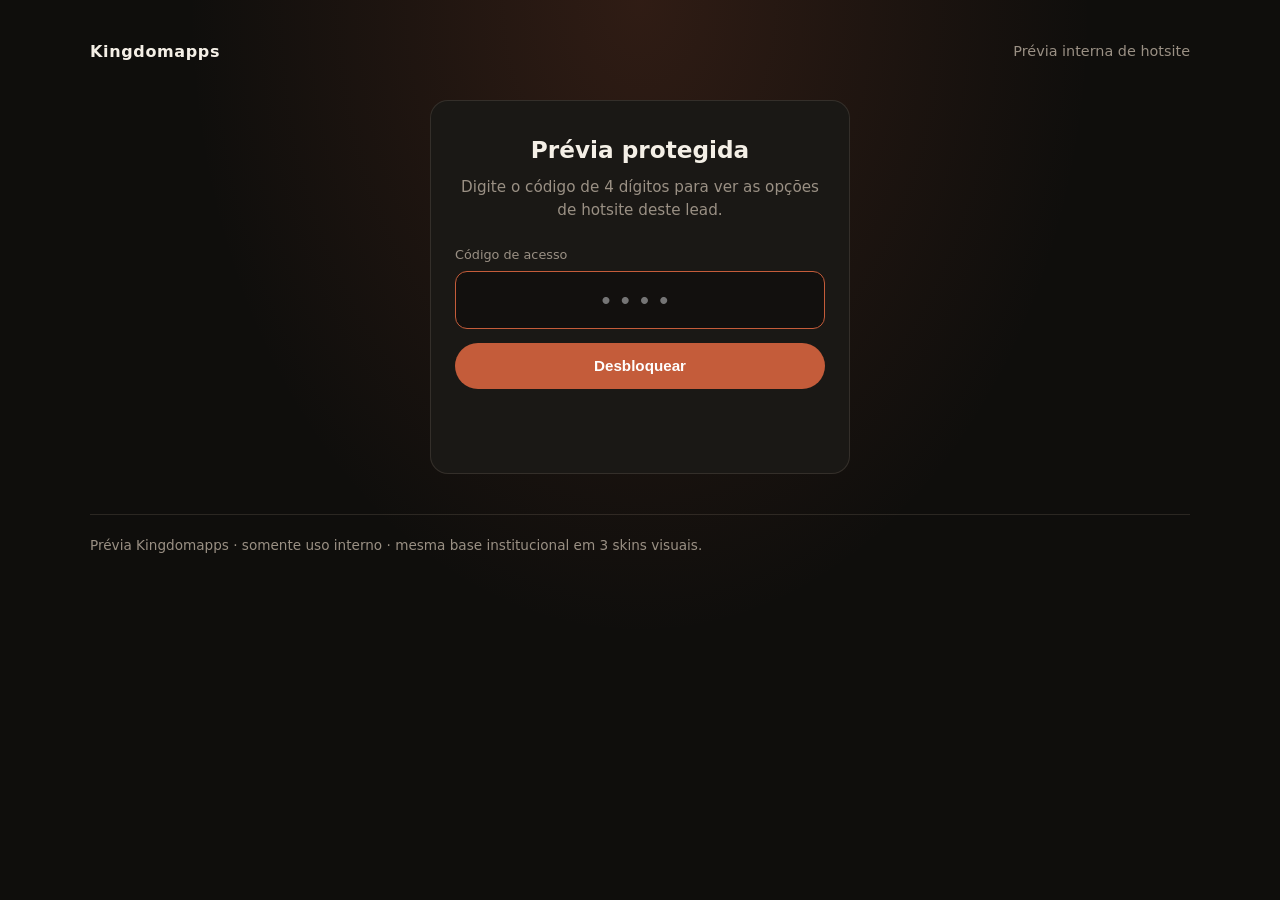
<file: index.html>
<!DOCTYPE html>
<html lang="pt-BR">
<head>
  <meta charset="UTF-8" />
  <meta name="viewport" content="width=device-width, initial-scale=1" />
  <meta name="robots" content="noindex, nofollow" />
  <title>Kingdomapps · Prévia Pippo</title>
  <link rel="stylesheet" href="gate.css" />
</head>
<body>
  <div class="shell">
    <div class="brand-row">
      <strong>Kingdomapps</strong>
      <span>Prévia interna de hotsite</span>
    </div>

    <!-- Locked state: no version paths, names, links or iframes -->
    <section id="lock" class="lock" aria-labelledby="lock-title">
      <h1 id="lock-title">Prévia protegida</h1>
      <p>Digite o código de 4 dígitos para ver as opções de hotsite deste lead.</p>
      <form id="pin-form" autocomplete="off">
        <label for="pin-input">Código de acesso</label>
        <input
          id="pin-input"
          name="pin"
          type="password"
          inputmode="numeric"
          pattern="[0-9]*"
          maxlength="4"
          placeholder="••••"
          required
          autofocus
        />
        <button type="submit">Desbloquear</button>
        <p class="err" id="pin-err" role="alert"></p>
      </form>
    </section>

    <!-- Unlocked: populated only by gate.js after auth -->
    <section id="gallery" class="hidden" aria-labelledby="gallery-title">
      <div class="toolbar">
        <button type="button" id="logout">Bloquear de novo</button>
      </div>
      <div class="gallery-head">
        <h1 id="gallery-title">Pizzas &amp; Esfihas Pippo</h1>
        <p>Mesmo conteúdo e comportamento nas três versões — muda só a direção visual. Abra em nova aba para navegar com calma.</p>
      </div>
      <div class="cards" id="cards"></div>
    </section>

    <footer>
      Prévia Kingdomapps · somente uso interno · mesma base institucional em 3 skins visuais.</footer>
  </div>
  <script src="gate.js"></script>
</body>
</html>
</file>
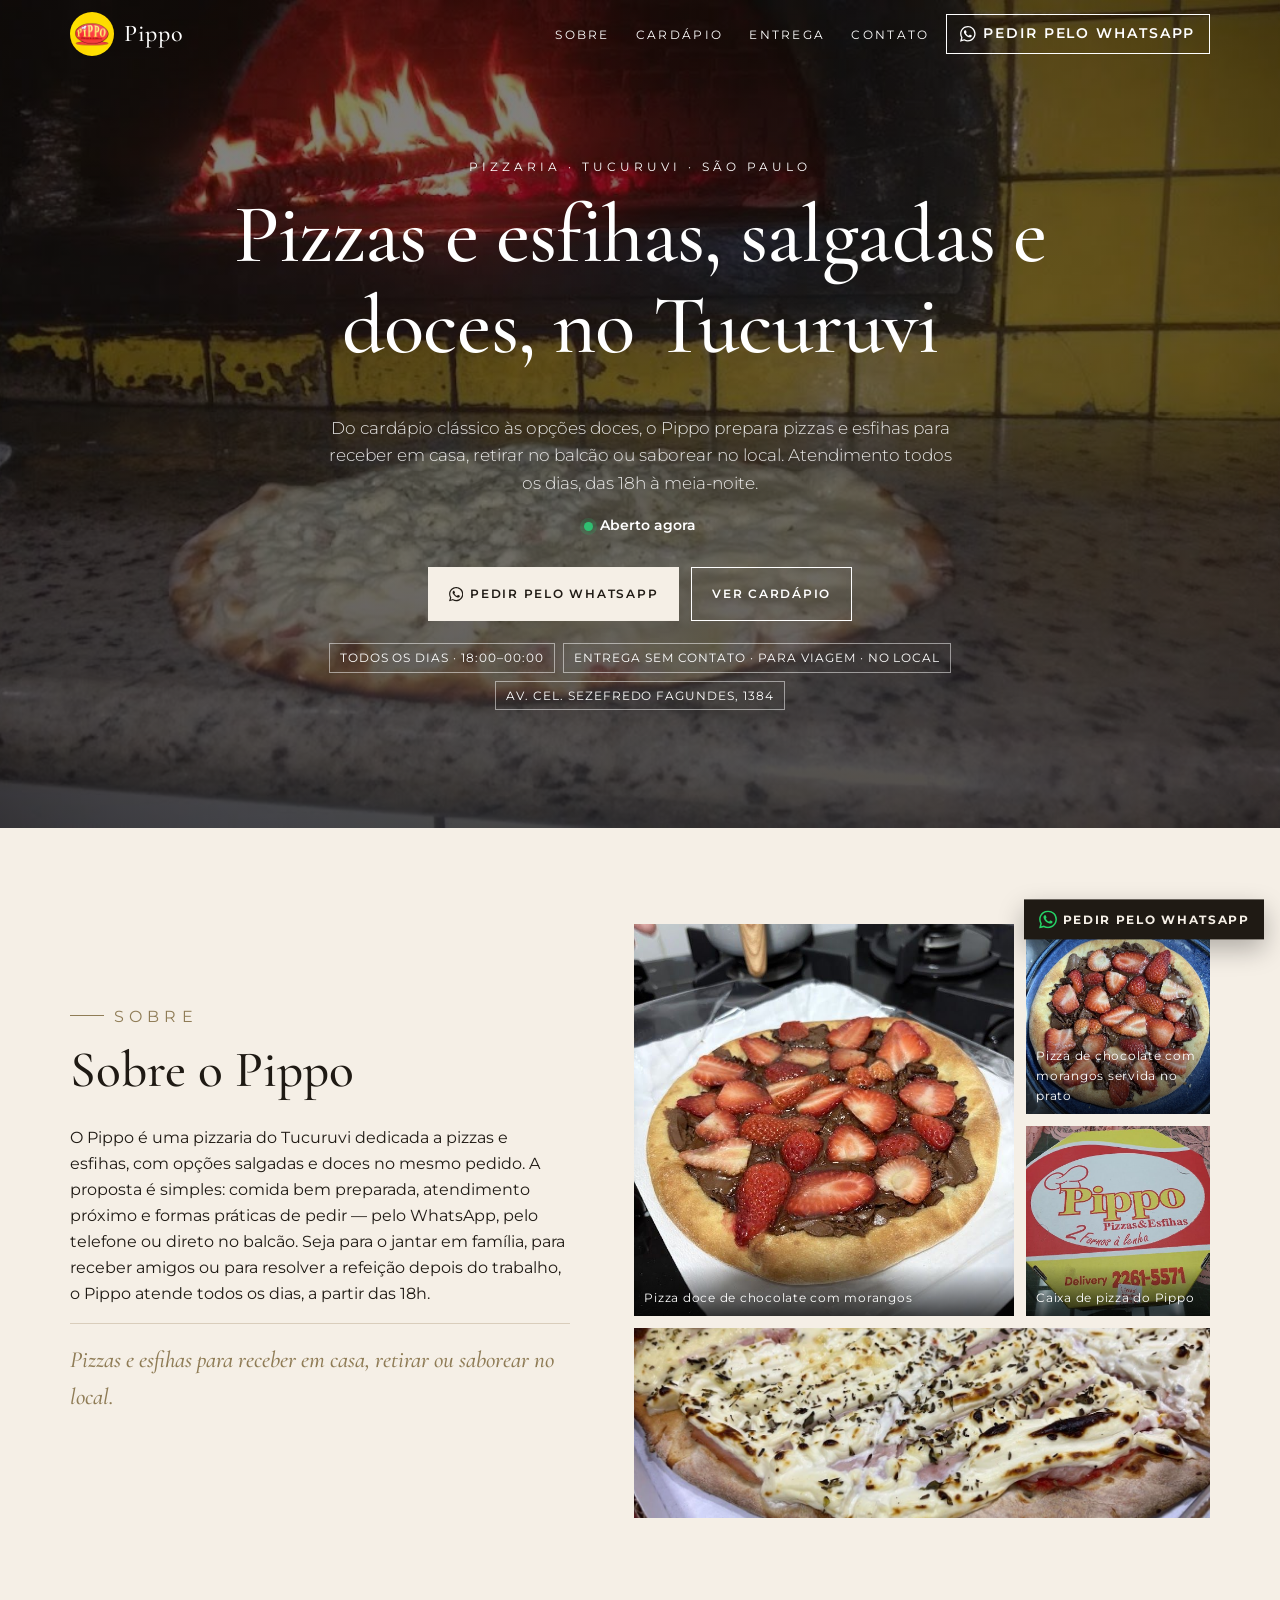
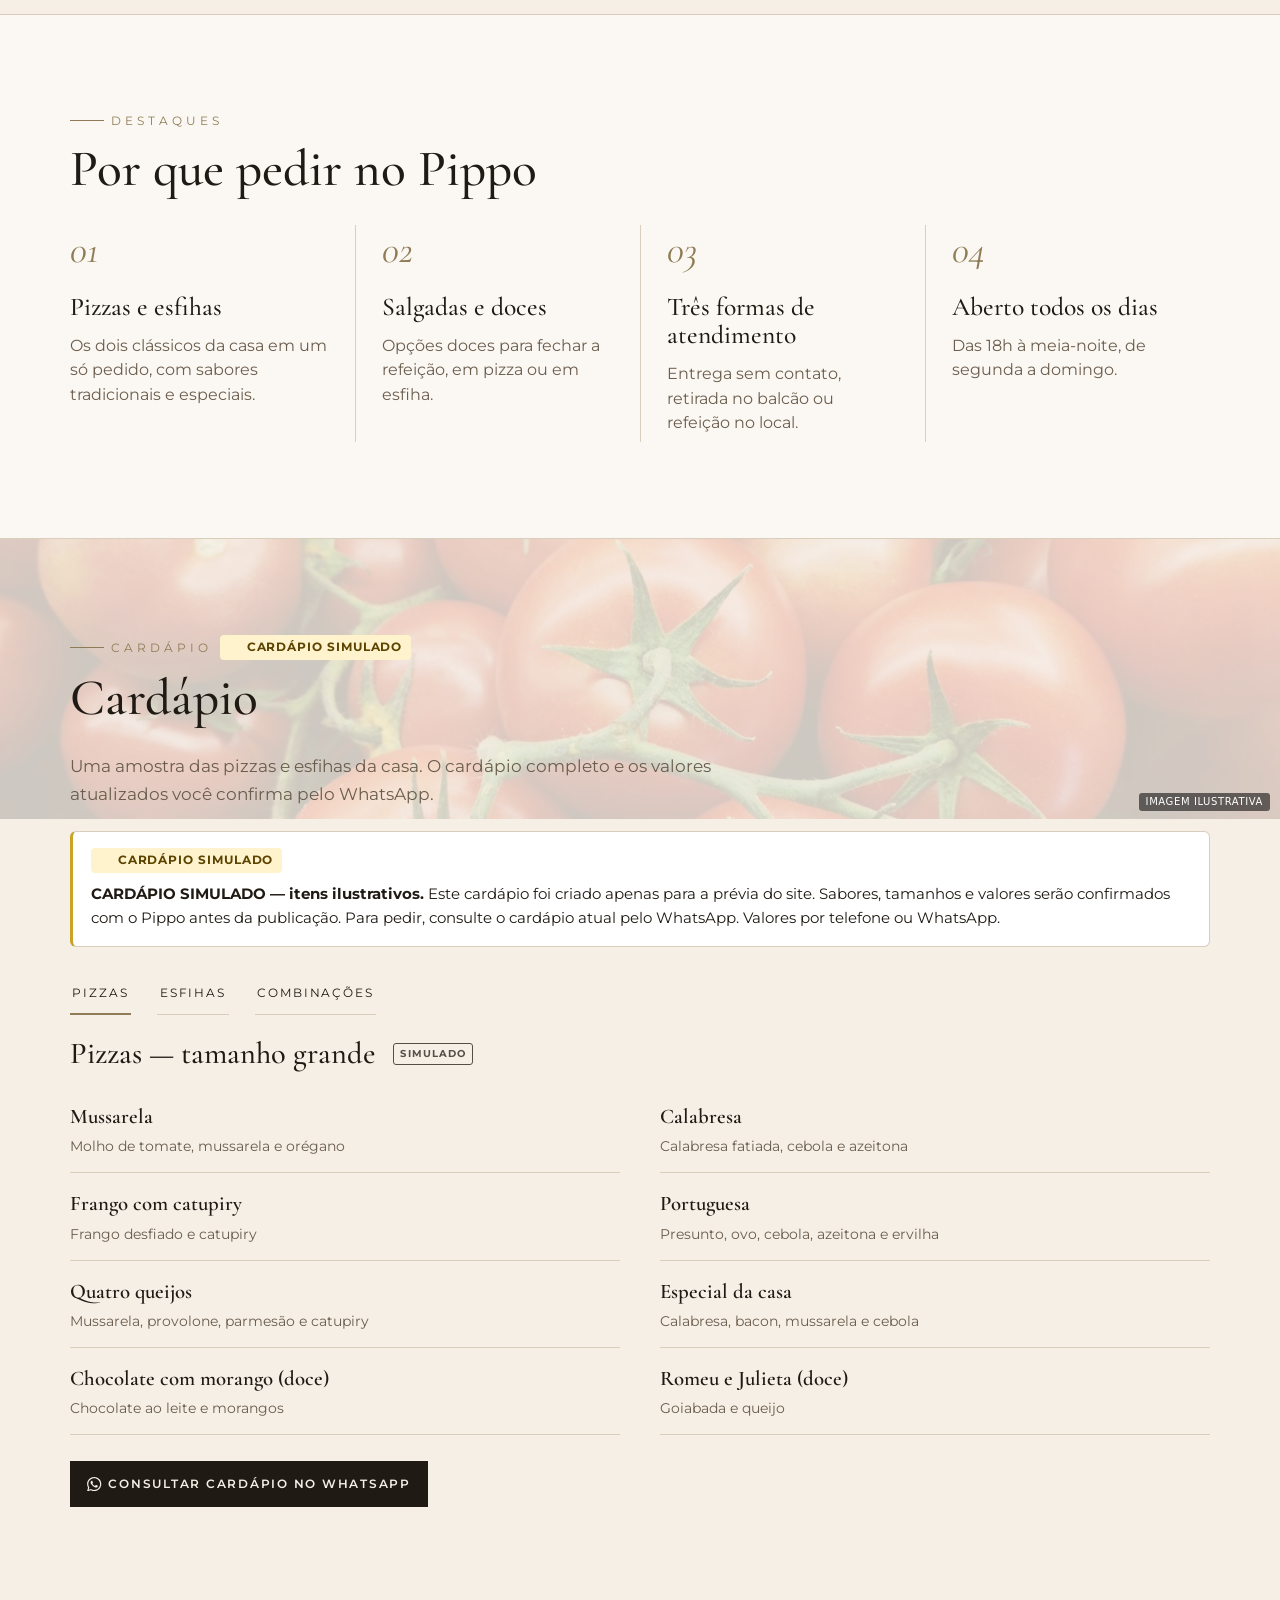
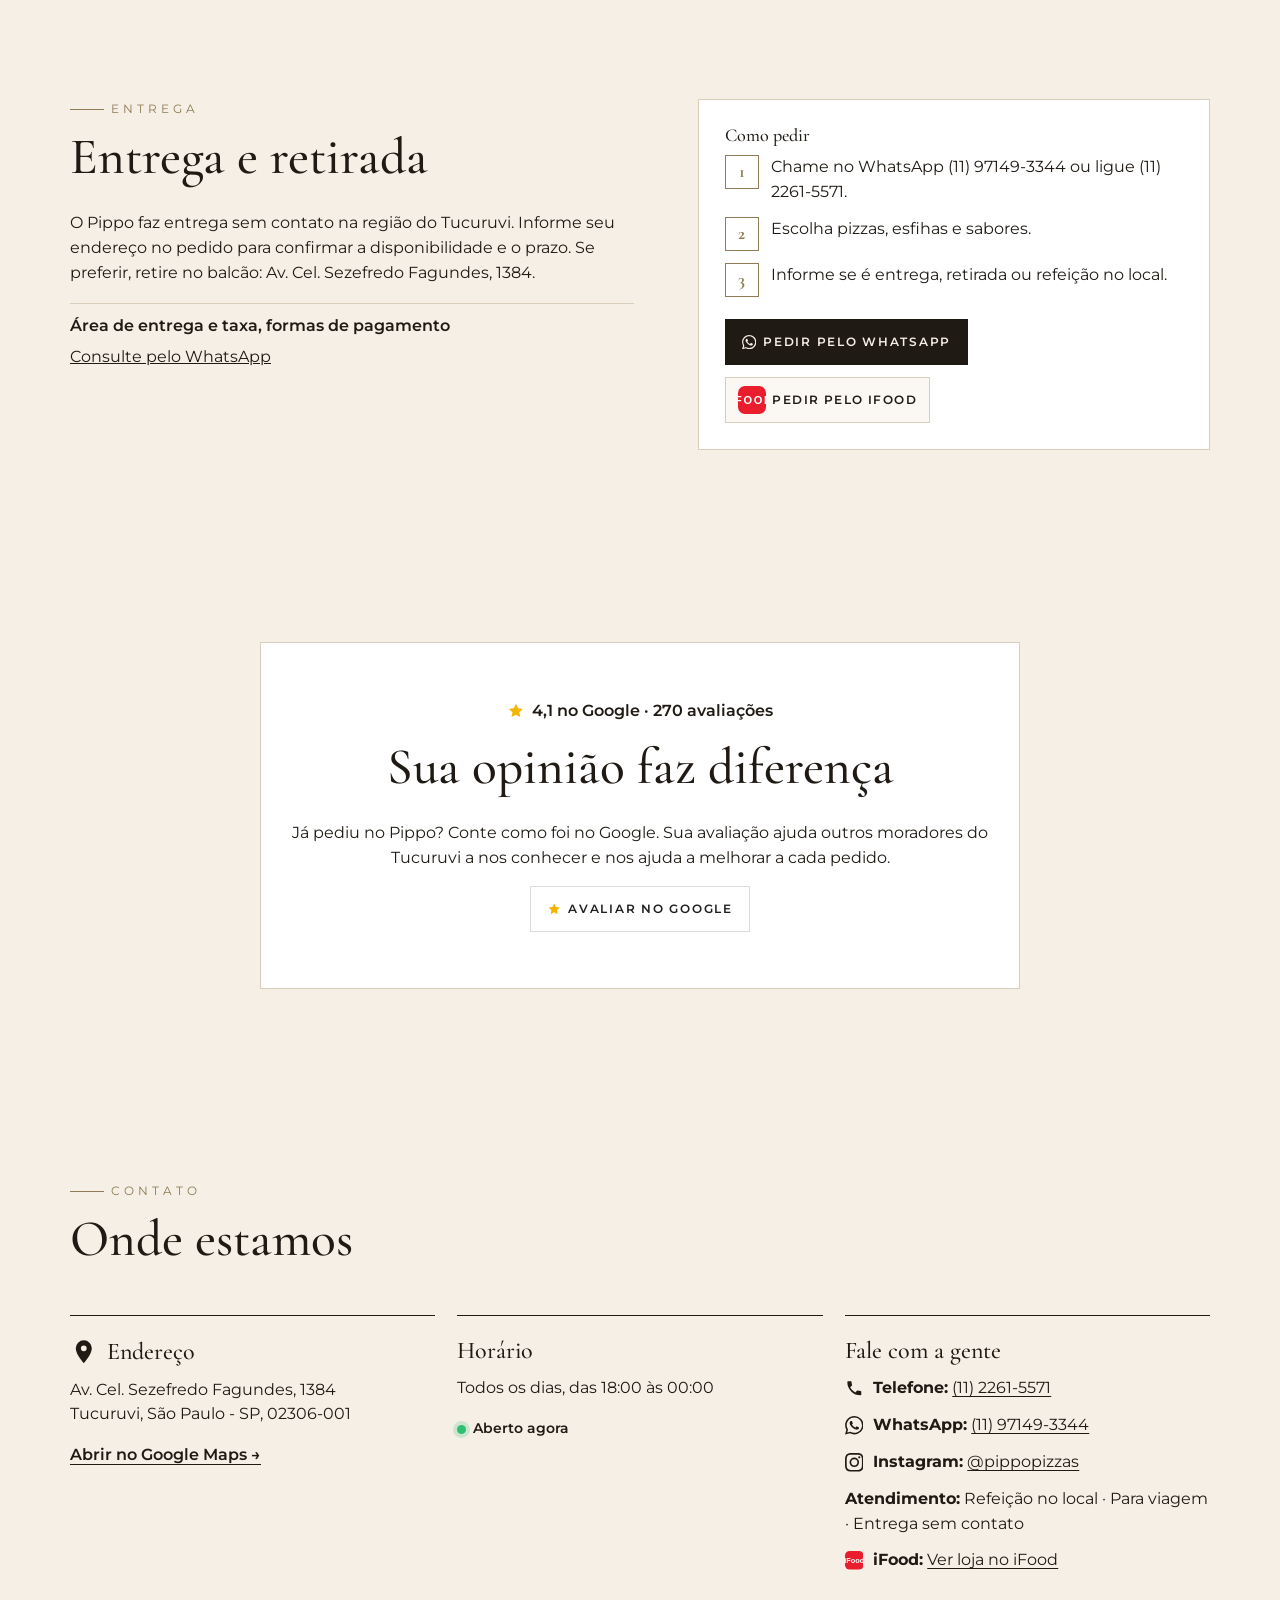
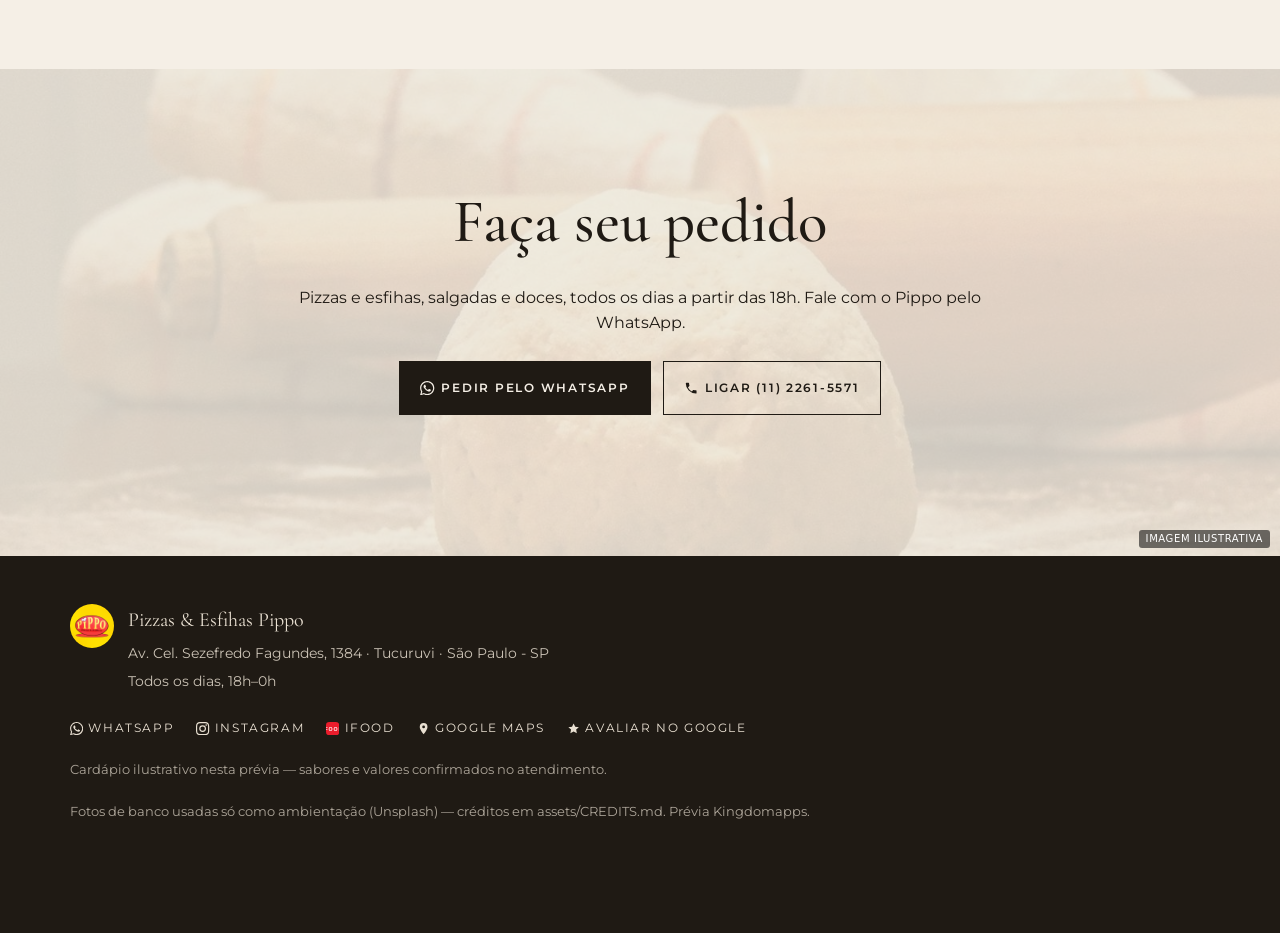
<file: v1/index.html>
<!DOCTYPE html>
<html lang="pt-BR">
<head>
<meta charset="UTF-8" />
<meta name="viewport" content="width=device-width, initial-scale=1" />
<meta name="robots" content="noindex, nofollow" />
<title>Pizzas &amp;amp; Esfihas Pippo | Pizzaria no Tucuruvi, São Paulo</title>
<meta name="description" content="Pizzas e esfihas salgadas e doces no Tucuruvi, Zona Norte de São Paulo. Entrega sem contato, retirada e refeição no local. Todos os dias, das 18h à 0h. Peça pelo WhatsApp." />
<meta name="theme-color" content="#1b1410" />
<link rel="preconnect" href="https://fonts.googleapis.com" />
<link rel="preconnect" href="https://fonts.gstatic.com" crossorigin />
<link rel="stylesheet" href="https://fonts.googleapis.com/css2?family=Cormorant+Garamond:ital,wght@0,500;0,600;1,500&family=Montserrat:wght@300;400;500;600&display=swap" />
<link rel="stylesheet" href="../assets/base.css" />
<link rel="stylesheet" href="../assets/skin-a.css" />
<style>:root{--brand:#d8261c;--brand2:#f2c200;--brand-ink:#1b1410}</style>
</head>
<body class="skin-a" data-hours='{"0": [[18, 24]], "1": [[18, 24]], "2": [[18, 24]], "3": [[18, 24]], "4": [[18, 24]], "5": [[18, 24]], "6": [[18, 24]]}' data-hours-unknown='[]'>
<!-- Kingdomapps · base institucional única · skin A (Editorial clássico) · copy: copy.md -->
<a class="skip" href="#conteudo">Pular para o conteúdo</a>
<header class="site-header" id="header">
  <div class="wrap header-inner">
    <a class="brand" href="#topo" aria-label="Pippo — início"><img class="brand-logo" src="../assets/img/logo.jpg" width="400" height="400" alt="Logotipo Pizzas &amp; Esfihas Pippo" /><span class="brand-word">Pippo</span></a>
    <nav class="site-nav" id="site-nav" aria-label="Principal">
      <ul><li><a href="#sobre">Sobre</a></li><li><a href="#cardapio">Cardápio</a></li><li><a href="#entrega">Entrega</a></li><li><a href="#contato">Contato</a></li></ul>
    </nav>
    <a class="btn btn-wa btn-sm header-cta" href="https://wa.me/5511971493344?text=Ol%C3%A1%21%20Vim%20pelo%20site%20e%20gostaria%20de%20fazer%20um%20pedido." target="_blank" rel="noopener"><svg viewBox="0 0 24 24" aria-hidden="true" focusable="false"><path fill="currentColor" d="M17.47 14.38c-.3-.15-1.76-.87-2.03-.97-.27-.1-.47-.15-.67.15-.2.3-.77.97-.94 1.16-.17.2-.35.22-.64.07-.3-.15-1.26-.46-2.39-1.47-.88-.79-1.48-1.76-1.65-2.06-.17-.3-.02-.46.13-.6.13-.14.3-.35.45-.52.15-.17.2-.3.3-.5.1-.2.05-.37-.03-.52-.07-.15-.67-1.61-.92-2.2-.24-.58-.49-.5-.67-.51h-.57c-.2 0-.52.07-.8.37-.27.3-1.04 1.02-1.04 2.48s1.07 2.88 1.21 3.07c.15.2 2.1 3.2 5.08 4.49.71.31 1.26.49 1.7.63.71.22 1.36.19 1.87.12.57-.09 1.76-.72 2-1.41.25-.7.25-1.29.18-1.41-.08-.13-.27-.2-.57-.35zM12.05 21.78a9.87 9.87 0 0 1-5.03-1.38l-.36-.21-3.74.98 1-3.65-.24-.37a9.86 9.86 0 0 1-1.51-5.26c0-5.45 4.44-9.88 9.89-9.88 2.64 0 5.12 1.03 6.99 2.9a9.83 9.83 0 0 1 2.89 6.99c0 5.45-4.44 9.88-9.89 9.88zm8.41-18.3A11.82 11.82 0 0 0 12.05 0C5.5 0 .16 5.34.16 11.89c0 2.1.55 4.14 1.59 5.95L.06 24l6.3-1.65a11.88 11.88 0 0 0 5.69 1.45c6.55 0 11.89-5.34 11.89-11.89 0-3.18-1.24-6.17-3.48-8.41z"/></svg><span>Pedir pelo WhatsApp</span></a>
    <button class="nav-toggle" type="button" aria-expanded="false" aria-controls="site-nav"><span class="sr-only">Abrir menu</span><span class="bars" aria-hidden="true"></span></button>
  </div>
</header>
<main id="conteudo">
<section class="hero" id="topo" aria-labelledby="hero-title">
  <figure class="hero-media"><img src="../assets/img/fotos-foto-3.jpg" width="1200" height="675" alt="Pizza no forno da casa" fetchpriority="high" /></figure>
  <div class="wrap hero-inner">
    <div class="hero-copy">
      <p class="eyebrow">Pizzaria · Tucuruvi · São Paulo</p>
      <h1 id="hero-title">Pizzas e esfihas, salgadas e doces, no Tucuruvi</h1>
      <p class="lead">Do cardápio clássico às opções doces, o Pippo prepara pizzas e esfihas para receber em casa, retirar no balcão ou saborear no local. Atendimento todos os dias, das 18h à meia-noite.</p>
      <p class="open-badge" data-open-badge hidden></p>
      <div class="hero-ctas">
        <a class="btn btn-wa btn-lg" href="https://wa.me/5511971493344?text=Ol%C3%A1%21%20Vim%20pelo%20site%20e%20gostaria%20de%20fazer%20um%20pedido." target="_blank" rel="noopener"><svg viewBox="0 0 24 24" aria-hidden="true" focusable="false"><path fill="currentColor" d="M17.47 14.38c-.3-.15-1.76-.87-2.03-.97-.27-.1-.47-.15-.67.15-.2.3-.77.97-.94 1.16-.17.2-.35.22-.64.07-.3-.15-1.26-.46-2.39-1.47-.88-.79-1.48-1.76-1.65-2.06-.17-.3-.02-.46.13-.6.13-.14.3-.35.45-.52.15-.17.2-.3.3-.5.1-.2.05-.37-.03-.52-.07-.15-.67-1.61-.92-2.2-.24-.58-.49-.5-.67-.51h-.57c-.2 0-.52.07-.8.37-.27.3-1.04 1.02-1.04 2.48s1.07 2.88 1.21 3.07c.15.2 2.1 3.2 5.08 4.49.71.31 1.26.49 1.7.63.71.22 1.36.19 1.87.12.57-.09 1.76-.72 2-1.41.25-.7.25-1.29.18-1.41-.08-.13-.27-.2-.57-.35zM12.05 21.78a9.87 9.87 0 0 1-5.03-1.38l-.36-.21-3.74.98 1-3.65-.24-.37a9.86 9.86 0 0 1-1.51-5.26c0-5.45 4.44-9.88 9.89-9.88 2.64 0 5.12 1.03 6.99 2.9a9.83 9.83 0 0 1 2.89 6.99c0 5.45-4.44 9.88-9.89 9.88zm8.41-18.3A11.82 11.82 0 0 0 12.05 0C5.5 0 .16 5.34.16 11.89c0 2.1.55 4.14 1.59 5.95L.06 24l6.3-1.65a11.88 11.88 0 0 0 5.69 1.45c6.55 0 11.89-5.34 11.89-11.89 0-3.18-1.24-6.17-3.48-8.41z"/></svg><span>Pedir pelo WhatsApp</span></a>
        <a class="btn btn-ghost btn-lg" href="#cardapio">Ver cardápio</a>
      </div>
      <ul class="chips"><li>Todos os dias · 18:00–00:00</li><li>Entrega sem contato · Para viagem · No local</li><li>Av. Cel. Sezefredo Fagundes, 1384</li></ul>
    </div>
  </div>
</section>
<section class="sec sobre" id="sobre" aria-labelledby="sobre-title">
  <div class="wrap sobre-grid">
    <div class="sobre-copy">
      <p class="kicker">Sobre</p>
      <h2 id="sobre-title">Sobre o Pippo</h2>
      <p>O Pippo é uma pizzaria do Tucuruvi dedicada a pizzas e esfihas, com opções salgadas e doces no mesmo pedido. A proposta é simples: comida bem preparada, atendimento próximo e formas práticas de pedir — pelo WhatsApp, pelo telefone ou direto no balcão. Seja para o jantar em família, para receber amigos ou para resolver a refeição depois do trabalho, o Pippo atende todos os dias, a partir das 18h.</p>
      <p class="apoio">Pizzas e esfihas para receber em casa, retirar ou saborear no local.</p>
    </div>
    <div class="gallery" aria-label="Fotos de Pippo"><figure class="g-item g-1"><img src="../assets/img/fotos-foto-2.jpg" width="675" height="900" alt="Pizza doce de chocolate com morangos" loading="lazy" decoding="async" /><figcaption>Pizza doce de chocolate com morangos</figcaption></figure><figure class="g-item g-2"><img src="../assets/img/fotos-foto-4.jpg" width="675" height="900" alt="Pizza de chocolate com morangos servida no prato" loading="lazy" decoding="async" /><figcaption>Pizza de chocolate com morangos servida no prato</figcaption></figure><figure class="g-item g-3"><img src="../assets/img/fotos-foto-1.jpg" width="675" height="900" alt="Caixa de pizza do Pippo" loading="lazy" decoding="async" /><figcaption>Caixa de pizza do Pippo</figcaption></figure><figure class="g-item g-4"><img src="../assets/img/logo-logo.jpg" width="1200" height="721" alt="Pizza do Pippo" loading="lazy" decoding="async" /></figure></div>
  </div>
</section>
<section class="sec destaques" id="destaques" aria-labelledby="dest-title">
  <div class="wrap">
    <p class="kicker">Destaques</p>
    <h2 id="dest-title">Por que pedir no Pippo</h2>
    <ul class="feats"><li class="feat"><span class="feat-n" aria-hidden="true">01</span><h3>Pizzas e esfihas</h3><p>Os dois clássicos da casa em um só pedido, com sabores tradicionais e especiais.</p></li><li class="feat"><span class="feat-n" aria-hidden="true">02</span><h3>Salgadas e doces</h3><p>Opções doces para fechar a refeição, em pizza ou em esfiha.</p></li><li class="feat"><span class="feat-n" aria-hidden="true">03</span><h3>Três formas de atendimento</h3><p>Entrega sem contato, retirada no balcão ou refeição no local.</p></li><li class="feat"><span class="feat-n" aria-hidden="true">04</span><h3>Aberto todos os dias</h3><p>Das 18h à meia-noite, de segunda a domingo.</p></li></ul>
  </div>
</section>
<section class="sec cardapio" id="cardapio" aria-labelledby="menu-title">
  <div class="amb amb-menu" style="--amb:url('../assets/img/ambiente-tomatoes-wood.jpg')" aria-hidden="true"><span class="amb-tag">Imagem ilustrativa</span></div>
  <div class="wrap">
    <div class="menu-head">
      <p class="kicker">Cardápio <span class="sim-badge">Cardápio simulado</span></p>
      <h2 id="menu-title">Cardápio</h2>
      <p class="lead">Uma amostra das pizzas e esfihas da casa. O cardápio completo e os valores atualizados você confirma pelo WhatsApp.</p>
    </div>
    <div class="sim-notice" role="note"><span class="sim-badge">Cardápio simulado</span><p><strong>CARDÁPIO SIMULADO — itens ilustrativos.</strong> Este cardápio foi criado apenas para a prévia do site. Sabores, tamanhos e valores serão confirmados com o Pippo antes da publicação. Para pedir, consulte o cardápio atual pelo WhatsApp. Valores por telefone ou WhatsApp.</p></div>
    <div class="menu-tabs" role="tablist" aria-label="Categorias do cardápio"><button type="button" role="tab" id="tab-0" aria-controls="menu-0" aria-selected="true">Pizzas</button><button type="button" role="tab" id="tab-1" aria-controls="menu-1" aria-selected="false" tabindex="-1">Esfihas</button><button type="button" role="tab" id="tab-2" aria-controls="menu-2" aria-selected="false" tabindex="-1">Combinações</button></div>
    <div class="menu-panel" role="tabpanel" id="menu-0" aria-labelledby="tab-0" tabindex="0"><h3 class="menu-cat">Pizzas — tamanho grande <span class="sim-tag">Simulado</span></h3><ul class="menu-list"><li class="mi"><span class="mi-name">Mussarela</span><span class="mi-desc">Molho de tomate, mussarela e orégano</span></li><li class="mi"><span class="mi-name">Calabresa</span><span class="mi-desc">Calabresa fatiada, cebola e azeitona</span></li><li class="mi"><span class="mi-name">Frango com catupiry</span><span class="mi-desc">Frango desfiado e catupiry</span></li><li class="mi"><span class="mi-name">Portuguesa</span><span class="mi-desc">Presunto, ovo, cebola, azeitona e ervilha</span></li><li class="mi"><span class="mi-name">Quatro queijos</span><span class="mi-desc">Mussarela, provolone, parmesão e catupiry</span></li><li class="mi"><span class="mi-name">Especial da casa</span><span class="mi-desc">Calabresa, bacon, mussarela e cebola</span></li><li class="mi"><span class="mi-name">Chocolate com morango (doce)</span><span class="mi-desc">Chocolate ao leite e morangos</span></li><li class="mi"><span class="mi-name">Romeu e Julieta (doce)</span><span class="mi-desc">Goiabada e queijo</span></li></ul></div><div class="menu-panel" role="tabpanel" id="menu-1" aria-labelledby="tab-1" tabindex="0" hidden><h3 class="menu-cat">Esfihas — unidade <span class="sim-tag">Simulado</span></h3><ul class="menu-list"><li class="mi"><span class="mi-name">Carne</span><span class="mi-desc">Carne temperada, tomate e cebola</span></li><li class="mi"><span class="mi-name">Queijo</span><span class="mi-desc">Queijo cremoso</span></li><li class="mi"><span class="mi-name">Frango com catupiry</span><span class="mi-desc">Frango desfiado e catupiry</span></li><li class="mi"><span class="mi-name">Calabresa</span><span class="mi-desc">Calabresa e cebola</span></li><li class="mi"><span class="mi-name">Escarola com queijo</span><span class="mi-desc">Escarola refogada e mussarela</span></li><li class="mi"><span class="mi-name">Atum</span><span class="mi-desc">Atum, tomate e cebola</span></li><li class="mi"><span class="mi-name">Chocolate (doce)</span><span class="mi-desc">Chocolate ao leite</span></li><li class="mi"><span class="mi-name">Banana com canela (doce)</span><span class="mi-desc">Banana, canela e açúcar</span></li></ul></div><div class="menu-panel" role="tabpanel" id="menu-2" aria-labelledby="tab-2" tabindex="0" hidden><h3 class="menu-cat">Combinações <span class="sim-tag">Simulado</span></h3><ul class="menu-list"><li class="mi"><span class="mi-name">10 esfihas sortidas</span></li><li class="mi"><span class="mi-name">1 pizza grande + 6 esfihas</span></li><li class="mi"><span class="mi-name">2 pizzas grandes</span></li></ul></div>
    <div class="menu-cta"><a class="btn btn-wa" href="https://wa.me/5511971493344?text=Ol%C3%A1%21%20Vim%20pelo%20site%20e%20gostaria%20de%20fazer%20um%20pedido." target="_blank" rel="noopener"><svg viewBox="0 0 24 24" aria-hidden="true" focusable="false"><path fill="currentColor" d="M17.47 14.38c-.3-.15-1.76-.87-2.03-.97-.27-.1-.47-.15-.67.15-.2.3-.77.97-.94 1.16-.17.2-.35.22-.64.07-.3-.15-1.26-.46-2.39-1.47-.88-.79-1.48-1.76-1.65-2.06-.17-.3-.02-.46.13-.6.13-.14.3-.35.45-.52.15-.17.2-.3.3-.5.1-.2.05-.37-.03-.52-.07-.15-.67-1.61-.92-2.2-.24-.58-.49-.5-.67-.51h-.57c-.2 0-.52.07-.8.37-.27.3-1.04 1.02-1.04 2.48s1.07 2.88 1.21 3.07c.15.2 2.1 3.2 5.08 4.49.71.31 1.26.49 1.7.63.71.22 1.36.19 1.87.12.57-.09 1.76-.72 2-1.41.25-.7.25-1.29.18-1.41-.08-.13-.27-.2-.57-.35zM12.05 21.78a9.87 9.87 0 0 1-5.03-1.38l-.36-.21-3.74.98 1-3.65-.24-.37a9.86 9.86 0 0 1-1.51-5.26c0-5.45 4.44-9.88 9.89-9.88 2.64 0 5.12 1.03 6.99 2.9a9.83 9.83 0 0 1 2.89 6.99c0 5.45-4.44 9.88-9.89 9.88zm8.41-18.3A11.82 11.82 0 0 0 12.05 0C5.5 0 .16 5.34.16 11.89c0 2.1.55 4.14 1.59 5.95L.06 24l6.3-1.65a11.88 11.88 0 0 0 5.69 1.45c6.55 0 11.89-5.34 11.89-11.89 0-3.18-1.24-6.17-3.48-8.41z"/></svg><span>Consultar cardápio no WhatsApp</span></a></div>
  </div>
</section>
<section class="sec entrega" id="entrega" aria-labelledby="ent-title">
  <div class="wrap entrega-grid">
    <div>
      <p class="kicker">Entrega</p>
      <h2 id="ent-title">Entrega e retirada</h2>
      <p>O Pippo faz entrega sem contato na região do Tucuruvi. Informe seu endereço no pedido para confirmar a disponibilidade e o prazo. Se preferir, retire no balcão: Av. Cel. Sezefredo Fagundes, 1384.</p>
      <dl class="kv"><div><dt>Área de entrega e taxa, formas de pagamento</dt><dd><a href="https://wa.me/5511971493344?text=Ol%C3%A1%21%20Vim%20pelo%20site%20e%20gostaria%20de%20fazer%20um%20pedido." target="_blank" rel="noopener">Consulte pelo WhatsApp</a></dd></div></dl>
    </div>
    <div class="steps-box">
      <h3>Como pedir</h3><ol class="steps"><li>Chame no WhatsApp (11) 97149-3344 ou ligue (11) 2261-5571.</li><li>Escolha pizzas, esfihas e sabores.</li><li>Informe se é entrega, retirada ou refeição no local.</li></ol>
      <div class="order-links"><a class="btn btn-wa" href="https://wa.me/5511971493344?text=Ol%C3%A1%21%20Vim%20pelo%20site%20e%20gostaria%20de%20fazer%20um%20pedido." target="_blank" rel="noopener"><svg viewBox="0 0 24 24" aria-hidden="true" focusable="false"><path fill="currentColor" d="M17.47 14.38c-.3-.15-1.76-.87-2.03-.97-.27-.1-.47-.15-.67.15-.2.3-.77.97-.94 1.16-.17.2-.35.22-.64.07-.3-.15-1.26-.46-2.39-1.47-.88-.79-1.48-1.76-1.65-2.06-.17-.3-.02-.46.13-.6.13-.14.3-.35.45-.52.15-.17.2-.3.3-.5.1-.2.05-.37-.03-.52-.07-.15-.67-1.61-.92-2.2-.24-.58-.49-.5-.67-.51h-.57c-.2 0-.52.07-.8.37-.27.3-1.04 1.02-1.04 2.48s1.07 2.88 1.21 3.07c.15.2 2.1 3.2 5.08 4.49.71.31 1.26.49 1.7.63.71.22 1.36.19 1.87.12.57-.09 1.76-.72 2-1.41.25-.7.25-1.29.18-1.41-.08-.13-.27-.2-.57-.35zM12.05 21.78a9.87 9.87 0 0 1-5.03-1.38l-.36-.21-3.74.98 1-3.65-.24-.37a9.86 9.86 0 0 1-1.51-5.26c0-5.45 4.44-9.88 9.89-9.88 2.64 0 5.12 1.03 6.99 2.9a9.83 9.83 0 0 1 2.89 6.99c0 5.45-4.44 9.88-9.89 9.88zm8.41-18.3A11.82 11.82 0 0 0 12.05 0C5.5 0 .16 5.34.16 11.89c0 2.1.55 4.14 1.59 5.95L.06 24l6.3-1.65a11.88 11.88 0 0 0 5.69 1.45c6.55 0 11.89-5.34 11.89-11.89 0-3.18-1.24-6.17-3.48-8.41z"/></svg><span>Pedir pelo WhatsApp</span></a><a class="app-link app-ifood" href="https://www.ifood.com.br/delivery/sao-paulo-sp/pippo-pizzas--esfihas-tucuruvi/231af40e-004a-4730-8547-c0e304973b74" target="_blank" rel="noopener"><svg viewBox="0 0 24 24" aria-hidden="true" focusable="false"><rect width="24" height="24" rx="6" fill="#ea1d2c"/><text x="12" y="15.6" text-anchor="middle" font-family="Arial,Helvetica,sans-serif" font-weight="700" font-size="9.5" fill="#fff">iFood</text></svg><span>Pedir pelo iFood</span></a></div>
    </div>
  </div>
</section>
<section class="sec avaliar review-band" id="avaliar" aria-labelledby="av-title">
  <div class="wrap avaliar-inner">
    <p class="selo"><svg viewBox="0 0 24 24" aria-hidden="true" focusable="false"><path fill="currentColor" d="M12 2.5l2.9 6 6.6.8-4.9 4.5 1.3 6.5L12 17.1l-5.9 3.2 1.3-6.5L2.5 9.3l6.6-.8z"/></svg><span>4,1 no Google · 270 avaliações</span></p>
    <h2 id="av-title">Sua opinião faz diferença</h2>
    <p>Já pediu no Pippo? Conte como foi no Google. Sua avaliação ajuda outros moradores do Tucuruvi a nos conhecer e nos ajuda a melhorar a cada pedido.</p>
    <a class="btn btn-review" href="https://search.google.com/local/writereview?placeid=ChIJ1ygYt2T2zpQRakysqaler_M" target="_blank" rel="noopener"><svg viewBox="0 0 24 24" aria-hidden="true" focusable="false"><path fill="currentColor" d="M12 2.5l2.9 6 6.6.8-4.9 4.5 1.3 6.5L12 17.1l-5.9 3.2 1.3-6.5L2.5 9.3l6.6-.8z"/></svg><span>Avaliar no Google</span></a>
  </div>
</section>
<section class="sec contato" id="contato" aria-labelledby="ct-title">
  <div class="wrap contato-grid">
    <div class="ct-head">
      <p class="kicker">Contato</p>
      <h2 id="ct-title">Onde estamos</h2>
      
    </div>
    <div class="ct-card">
      <h3><svg viewBox="0 0 24 24" aria-hidden="true" focusable="false"><path fill="currentColor" d="M12 2a7 7 0 0 0-7 7c0 5.25 7 13 7 13s7-7.75 7-13a7 7 0 0 0-7-7zm0 9.5a2.5 2.5 0 1 1 0-5 2.5 2.5 0 0 1 0 5z"/></svg><span>Endereço</span></h3>
      <p>Av. Cel. Sezefredo Fagundes, 1384<br />Tucuruvi, São Paulo - SP, 02306-001</p>
      <a class="text-link" href="https://www.google.com/maps/place/Pizzas%26Esfihas+Pippo/data=!4m7!3m6!1s0x94cef664b71828d7:0xf3af5ea9a9ac4c6a!8m2!3d-23.466982!4d-46.6034698!16s%2Fg%2F11b8zw6lcs" target="_blank" rel="noopener">Abrir no Google Maps →</a>
    </div>
    <div class="ct-card">
      <h3>Horário</h3>
      <p>Todos os dias, das 18:00 às 00:00</p>
      <p class="open-badge" data-open-badge hidden></p>
    </div>
    <div class="ct-card">
      <h3>Fale com a gente</h3>
      <ul class="ct-list"><li><svg viewBox="0 0 24 24" aria-hidden="true" focusable="false"><path fill="currentColor" d="M6.6 10.8a15.1 15.1 0 0 0 6.6 6.6l2.2-2.2a1 1 0 0 1 1-.25 11.4 11.4 0 0 0 3.6.57 1 1 0 0 1 1 1V20a1 1 0 0 1-1 1A17 17 0 0 1 3 4a1 1 0 0 1 1-1h3.5a1 1 0 0 1 1 1c0 1.25.2 2.45.57 3.57a1 1 0 0 1-.25 1z"/></svg><span><strong>Telefone:</strong> <a href="tel:+551122615571">(11) 2261-5571</a></span></li><li><svg viewBox="0 0 24 24" aria-hidden="true" focusable="false"><path fill="currentColor" d="M17.47 14.38c-.3-.15-1.76-.87-2.03-.97-.27-.1-.47-.15-.67.15-.2.3-.77.97-.94 1.16-.17.2-.35.22-.64.07-.3-.15-1.26-.46-2.39-1.47-.88-.79-1.48-1.76-1.65-2.06-.17-.3-.02-.46.13-.6.13-.14.3-.35.45-.52.15-.17.2-.3.3-.5.1-.2.05-.37-.03-.52-.07-.15-.67-1.61-.92-2.2-.24-.58-.49-.5-.67-.51h-.57c-.2 0-.52.07-.8.37-.27.3-1.04 1.02-1.04 2.48s1.07 2.88 1.21 3.07c.15.2 2.1 3.2 5.08 4.49.71.31 1.26.49 1.7.63.71.22 1.36.19 1.87.12.57-.09 1.76-.72 2-1.41.25-.7.25-1.29.18-1.41-.08-.13-.27-.2-.57-.35zM12.05 21.78a9.87 9.87 0 0 1-5.03-1.38l-.36-.21-3.74.98 1-3.65-.24-.37a9.86 9.86 0 0 1-1.51-5.26c0-5.45 4.44-9.88 9.89-9.88 2.64 0 5.12 1.03 6.99 2.9a9.83 9.83 0 0 1 2.89 6.99c0 5.45-4.44 9.88-9.89 9.88zm8.41-18.3A11.82 11.82 0 0 0 12.05 0C5.5 0 .16 5.34.16 11.89c0 2.1.55 4.14 1.59 5.95L.06 24l6.3-1.65a11.88 11.88 0 0 0 5.69 1.45c6.55 0 11.89-5.34 11.89-11.89 0-3.18-1.24-6.17-3.48-8.41z"/></svg><span><strong>WhatsApp:</strong> <a href="https://wa.me/5511971493344?text=Ol%C3%A1%21%20Vim%20pelo%20site%20e%20gostaria%20de%20fazer%20um%20pedido." target="_blank" rel="noopener">(11) 97149-3344</a></span></li><li><svg viewBox="0 0 24 24" aria-hidden="true" focusable="false"><path fill="currentColor" d="M12 2.2c3.2 0 3.58.01 4.85.07 3.25.15 4.77 1.69 4.92 4.92.06 1.27.07 1.65.07 4.85s-.01 3.58-.07 4.85c-.15 3.23-1.66 4.77-4.92 4.92-1.27.06-1.65.07-4.85.07s-3.58-.01-4.85-.07c-3.26-.15-4.77-1.7-4.92-4.92C2.17 15.58 2.16 15.2 2.16 12s.01-3.58.07-4.85C2.38 3.92 3.9 2.38 7.15 2.23 8.42 2.17 8.8 2.16 12 2.16zM12 0C8.74 0 8.33.01 7.05.07 2.7.27.27 2.69.07 7.05.01 8.33 0 8.74 0 12s.01 3.67.07 4.95c.2 4.36 2.62 6.78 6.98 6.98C8.33 23.99 8.74 24 12 24s3.67-.01 4.95-.07c4.35-.2 6.78-2.62 6.98-6.98.06-1.28.07-1.69.07-4.95s-.01-3.67-.07-4.95c-.2-4.35-2.62-6.78-6.98-6.98C15.67.01 15.26 0 12 0zm0 5.84a6.16 6.16 0 1 0 0 12.32 6.16 6.16 0 0 0 0-12.32zM12 16a4 4 0 1 1 0-8 4 4 0 0 1 0 8zm6.4-11.85a1.44 1.44 0 1 0 0 2.88 1.44 1.44 0 0 0 0-2.88z"/></svg><span><strong>Instagram:</strong> <a href="https://instagram.com/pippopizzas" target="_blank" rel="noopener">@pippopizzas</a></span></li><li class="atend"><span><strong>Atendimento:</strong> Refeição no local · Para viagem · Entrega sem contato</span></li><li><svg viewBox="0 0 24 24" aria-hidden="true" focusable="false"><rect width="24" height="24" rx="6" fill="#ea1d2c"/><text x="12" y="15.6" text-anchor="middle" font-family="Arial,Helvetica,sans-serif" font-weight="700" font-size="9.5" fill="#fff">iFood</text></svg><span><strong>iFood:</strong> <a href="https://www.ifood.com.br/delivery/sao-paulo-sp/pippo-pizzas--esfihas-tucuruvi/231af40e-004a-4730-8547-c0e304973b74" target="_blank" rel="noopener">Ver loja no iFood</a></span></li></ul>
    </div>
  </div>
</section>
<section class="sec cta-final cta-band" id="cta-final" aria-labelledby="cta-title">
  <div class="amb amb-cta" style="--amb:url('../assets/img/ambiente-dough.jpg')" aria-hidden="true"><span class="amb-tag">Imagem ilustrativa</span></div>
  <div class="wrap cta-inner">
    <h2 id="cta-title">Faça seu pedido</h2>
    <p>Pizzas e esfihas, salgadas e doces, todos os dias a partir das 18h. Fale com o Pippo pelo WhatsApp.</p>
    <div class="hero-ctas"><a class="btn btn-wa btn-lg" href="https://wa.me/5511971493344?text=Ol%C3%A1%21%20Vim%20pelo%20site%20e%20gostaria%20de%20fazer%20um%20pedido." target="_blank" rel="noopener"><svg viewBox="0 0 24 24" aria-hidden="true" focusable="false"><path fill="currentColor" d="M17.47 14.38c-.3-.15-1.76-.87-2.03-.97-.27-.1-.47-.15-.67.15-.2.3-.77.97-.94 1.16-.17.2-.35.22-.64.07-.3-.15-1.26-.46-2.39-1.47-.88-.79-1.48-1.76-1.65-2.06-.17-.3-.02-.46.13-.6.13-.14.3-.35.45-.52.15-.17.2-.3.3-.5.1-.2.05-.37-.03-.52-.07-.15-.67-1.61-.92-2.2-.24-.58-.49-.5-.67-.51h-.57c-.2 0-.52.07-.8.37-.27.3-1.04 1.02-1.04 2.48s1.07 2.88 1.21 3.07c.15.2 2.1 3.2 5.08 4.49.71.31 1.26.49 1.7.63.71.22 1.36.19 1.87.12.57-.09 1.76-.72 2-1.41.25-.7.25-1.29.18-1.41-.08-.13-.27-.2-.57-.35zM12.05 21.78a9.87 9.87 0 0 1-5.03-1.38l-.36-.21-3.74.98 1-3.65-.24-.37a9.86 9.86 0 0 1-1.51-5.26c0-5.45 4.44-9.88 9.89-9.88 2.64 0 5.12 1.03 6.99 2.9a9.83 9.83 0 0 1 2.89 6.99c0 5.45-4.44 9.88-9.89 9.88zm8.41-18.3A11.82 11.82 0 0 0 12.05 0C5.5 0 .16 5.34.16 11.89c0 2.1.55 4.14 1.59 5.95L.06 24l6.3-1.65a11.88 11.88 0 0 0 5.69 1.45c6.55 0 11.89-5.34 11.89-11.89 0-3.18-1.24-6.17-3.48-8.41z"/></svg><span>Pedir pelo WhatsApp</span></a><a class="btn btn-ghost btn-lg" href="tel:+551122615571"><svg viewBox="0 0 24 24" aria-hidden="true" focusable="false"><path fill="currentColor" d="M6.6 10.8a15.1 15.1 0 0 0 6.6 6.6l2.2-2.2a1 1 0 0 1 1-.25 11.4 11.4 0 0 0 3.6.57 1 1 0 0 1 1 1V20a1 1 0 0 1-1 1A17 17 0 0 1 3 4a1 1 0 0 1 1-1h3.5a1 1 0 0 1 1 1c0 1.25.2 2.45.57 3.57a1 1 0 0 1-.25 1z"/></svg><span>Ligar (11) 2261-5571</span></a></div>
  </div>
</section>
</main>
<footer class="site-footer">
  <div class="wrap footer-inner">
    <div class="f-brand"><img class="brand-logo" src="../assets/img/logo.jpg" width="400" height="400" alt="Logotipo Pizzas &amp; Esfihas Pippo" /><div><p class="f-name">Pizzas &amp; Esfihas Pippo</p><p>Av. Cel. Sezefredo Fagundes, 1384 · Tucuruvi · São Paulo - SP</p><p>Todos os dias, 18h–0h</p></div></div>
    <nav class="f-links" aria-label="Links"><a href="https://wa.me/5511971493344?text=Ol%C3%A1%21%20Vim%20pelo%20site%20e%20gostaria%20de%20fazer%20um%20pedido." target="_blank" rel="noopener"><svg viewBox="0 0 24 24" aria-hidden="true" focusable="false"><path fill="currentColor" d="M17.47 14.38c-.3-.15-1.76-.87-2.03-.97-.27-.1-.47-.15-.67.15-.2.3-.77.97-.94 1.16-.17.2-.35.22-.64.07-.3-.15-1.26-.46-2.39-1.47-.88-.79-1.48-1.76-1.65-2.06-.17-.3-.02-.46.13-.6.13-.14.3-.35.45-.52.15-.17.2-.3.3-.5.1-.2.05-.37-.03-.52-.07-.15-.67-1.61-.92-2.2-.24-.58-.49-.5-.67-.51h-.57c-.2 0-.52.07-.8.37-.27.3-1.04 1.02-1.04 2.48s1.07 2.88 1.21 3.07c.15.2 2.1 3.2 5.08 4.49.71.31 1.26.49 1.7.63.71.22 1.36.19 1.87.12.57-.09 1.76-.72 2-1.41.25-.7.25-1.29.18-1.41-.08-.13-.27-.2-.57-.35zM12.05 21.78a9.87 9.87 0 0 1-5.03-1.38l-.36-.21-3.74.98 1-3.65-.24-.37a9.86 9.86 0 0 1-1.51-5.26c0-5.45 4.44-9.88 9.89-9.88 2.64 0 5.12 1.03 6.99 2.9a9.83 9.83 0 0 1 2.89 6.99c0 5.45-4.44 9.88-9.89 9.88zm8.41-18.3A11.82 11.82 0 0 0 12.05 0C5.5 0 .16 5.34.16 11.89c0 2.1.55 4.14 1.59 5.95L.06 24l6.3-1.65a11.88 11.88 0 0 0 5.69 1.45c6.55 0 11.89-5.34 11.89-11.89 0-3.18-1.24-6.17-3.48-8.41z"/></svg><span>WhatsApp</span></a><a href="https://instagram.com/pippopizzas" target="_blank" rel="noopener"><svg viewBox="0 0 24 24" aria-hidden="true" focusable="false"><path fill="currentColor" d="M12 2.2c3.2 0 3.58.01 4.85.07 3.25.15 4.77 1.69 4.92 4.92.06 1.27.07 1.65.07 4.85s-.01 3.58-.07 4.85c-.15 3.23-1.66 4.77-4.92 4.92-1.27.06-1.65.07-4.85.07s-3.58-.01-4.85-.07c-3.26-.15-4.77-1.7-4.92-4.92C2.17 15.58 2.16 15.2 2.16 12s.01-3.58.07-4.85C2.38 3.92 3.9 2.38 7.15 2.23 8.42 2.17 8.8 2.16 12 2.16zM12 0C8.74 0 8.33.01 7.05.07 2.7.27.27 2.69.07 7.05.01 8.33 0 8.74 0 12s.01 3.67.07 4.95c.2 4.36 2.62 6.78 6.98 6.98C8.33 23.99 8.74 24 12 24s3.67-.01 4.95-.07c4.35-.2 6.78-2.62 6.98-6.98.06-1.28.07-1.69.07-4.95s-.01-3.67-.07-4.95c-.2-4.35-2.62-6.78-6.98-6.98C15.67.01 15.26 0 12 0zm0 5.84a6.16 6.16 0 1 0 0 12.32 6.16 6.16 0 0 0 0-12.32zM12 16a4 4 0 1 1 0-8 4 4 0 0 1 0 8zm6.4-11.85a1.44 1.44 0 1 0 0 2.88 1.44 1.44 0 0 0 0-2.88z"/></svg><span>Instagram</span></a><a href="https://www.ifood.com.br/delivery/sao-paulo-sp/pippo-pizzas--esfihas-tucuruvi/231af40e-004a-4730-8547-c0e304973b74" target="_blank" rel="noopener"><svg viewBox="0 0 24 24" aria-hidden="true" focusable="false"><rect width="24" height="24" rx="6" fill="#ea1d2c"/><text x="12" y="15.6" text-anchor="middle" font-family="Arial,Helvetica,sans-serif" font-weight="700" font-size="9.5" fill="#fff">iFood</text></svg><span>iFood</span></a><a href="https://www.google.com/maps/place/Pizzas%26Esfihas+Pippo/data=!4m7!3m6!1s0x94cef664b71828d7:0xf3af5ea9a9ac4c6a!8m2!3d-23.466982!4d-46.6034698!16s%2Fg%2F11b8zw6lcs" target="_blank" rel="noopener"><svg viewBox="0 0 24 24" aria-hidden="true" focusable="false"><path fill="currentColor" d="M12 2a7 7 0 0 0-7 7c0 5.25 7 13 7 13s7-7.75 7-13a7 7 0 0 0-7-7zm0 9.5a2.5 2.5 0 1 1 0-5 2.5 2.5 0 0 1 0 5z"/></svg><span>Google Maps</span></a><a href="https://search.google.com/local/writereview?placeid=ChIJ1ygYt2T2zpQRakysqaler_M" target="_blank" rel="noopener"><svg viewBox="0 0 24 24" aria-hidden="true" focusable="false"><path fill="currentColor" d="M12 2.5l2.9 6 6.6.8-4.9 4.5 1.3 6.5L12 17.1l-5.9 3.2 1.3-6.5L2.5 9.3l6.6-.8z"/></svg><span>Avaliar no Google</span></a></nav>
    <p class="f-note">Cardápio ilustrativo nesta prévia — sabores e valores confirmados no atendimento.</p>
    <p class="f-credit">Fotos de banco usadas só como ambientação (Unsplash) — créditos em assets/CREDITS.md. Prévia Kingdomapps.</p>
  </div>
</footer>
<a class="wa-float" href="https://wa.me/5511971493344?text=Ol%C3%A1%21%20Vim%20pelo%20site%20e%20gostaria%20de%20fazer%20um%20pedido." target="_blank" rel="noopener" aria-label="Fazer pedido pelo WhatsApp do Pippo"><svg viewBox="0 0 24 24" aria-hidden="true" focusable="false"><path fill="currentColor" d="M17.47 14.38c-.3-.15-1.76-.87-2.03-.97-.27-.1-.47-.15-.67.15-.2.3-.77.97-.94 1.16-.17.2-.35.22-.64.07-.3-.15-1.26-.46-2.39-1.47-.88-.79-1.48-1.76-1.65-2.06-.17-.3-.02-.46.13-.6.13-.14.3-.35.45-.52.15-.17.2-.3.3-.5.1-.2.05-.37-.03-.52-.07-.15-.67-1.61-.92-2.2-.24-.58-.49-.5-.67-.51h-.57c-.2 0-.52.07-.8.37-.27.3-1.04 1.02-1.04 2.48s1.07 2.88 1.21 3.07c.15.2 2.1 3.2 5.08 4.49.71.31 1.26.49 1.7.63.71.22 1.36.19 1.87.12.57-.09 1.76-.72 2-1.41.25-.7.25-1.29.18-1.41-.08-.13-.27-.2-.57-.35zM12.05 21.78a9.87 9.87 0 0 1-5.03-1.38l-.36-.21-3.74.98 1-3.65-.24-.37a9.86 9.86 0 0 1-1.51-5.26c0-5.45 4.44-9.88 9.89-9.88 2.64 0 5.12 1.03 6.99 2.9a9.83 9.83 0 0 1 2.89 6.99c0 5.45-4.44 9.88-9.89 9.88zm8.41-18.3A11.82 11.82 0 0 0 12.05 0C5.5 0 .16 5.34.16 11.89c0 2.1.55 4.14 1.59 5.95L.06 24l6.3-1.65a11.88 11.88 0 0 0 5.69 1.45c6.55 0 11.89-5.34 11.89-11.89 0-3.18-1.24-6.17-3.48-8.41z"/></svg><span>Pedir pelo WhatsApp</span></a>
<script src="../assets/site.js" defer></script>
</body>
</html>
</file>
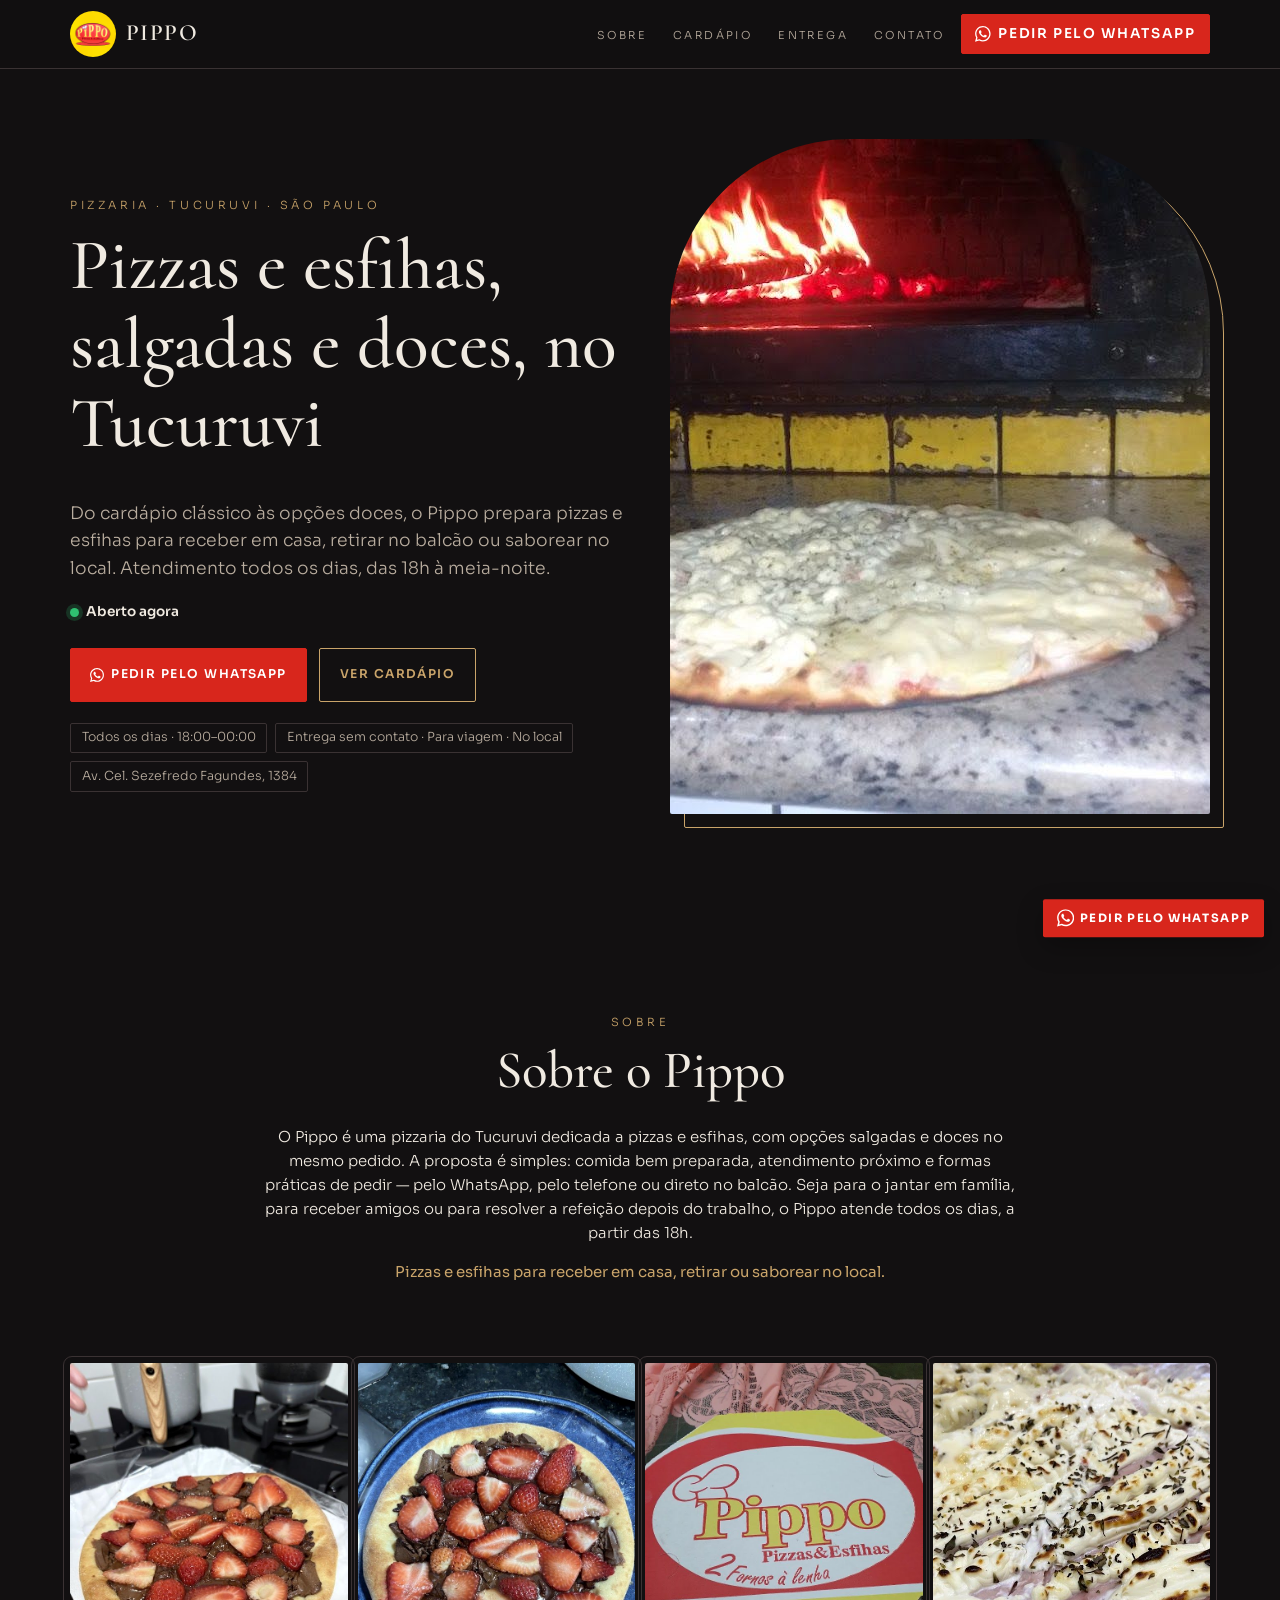
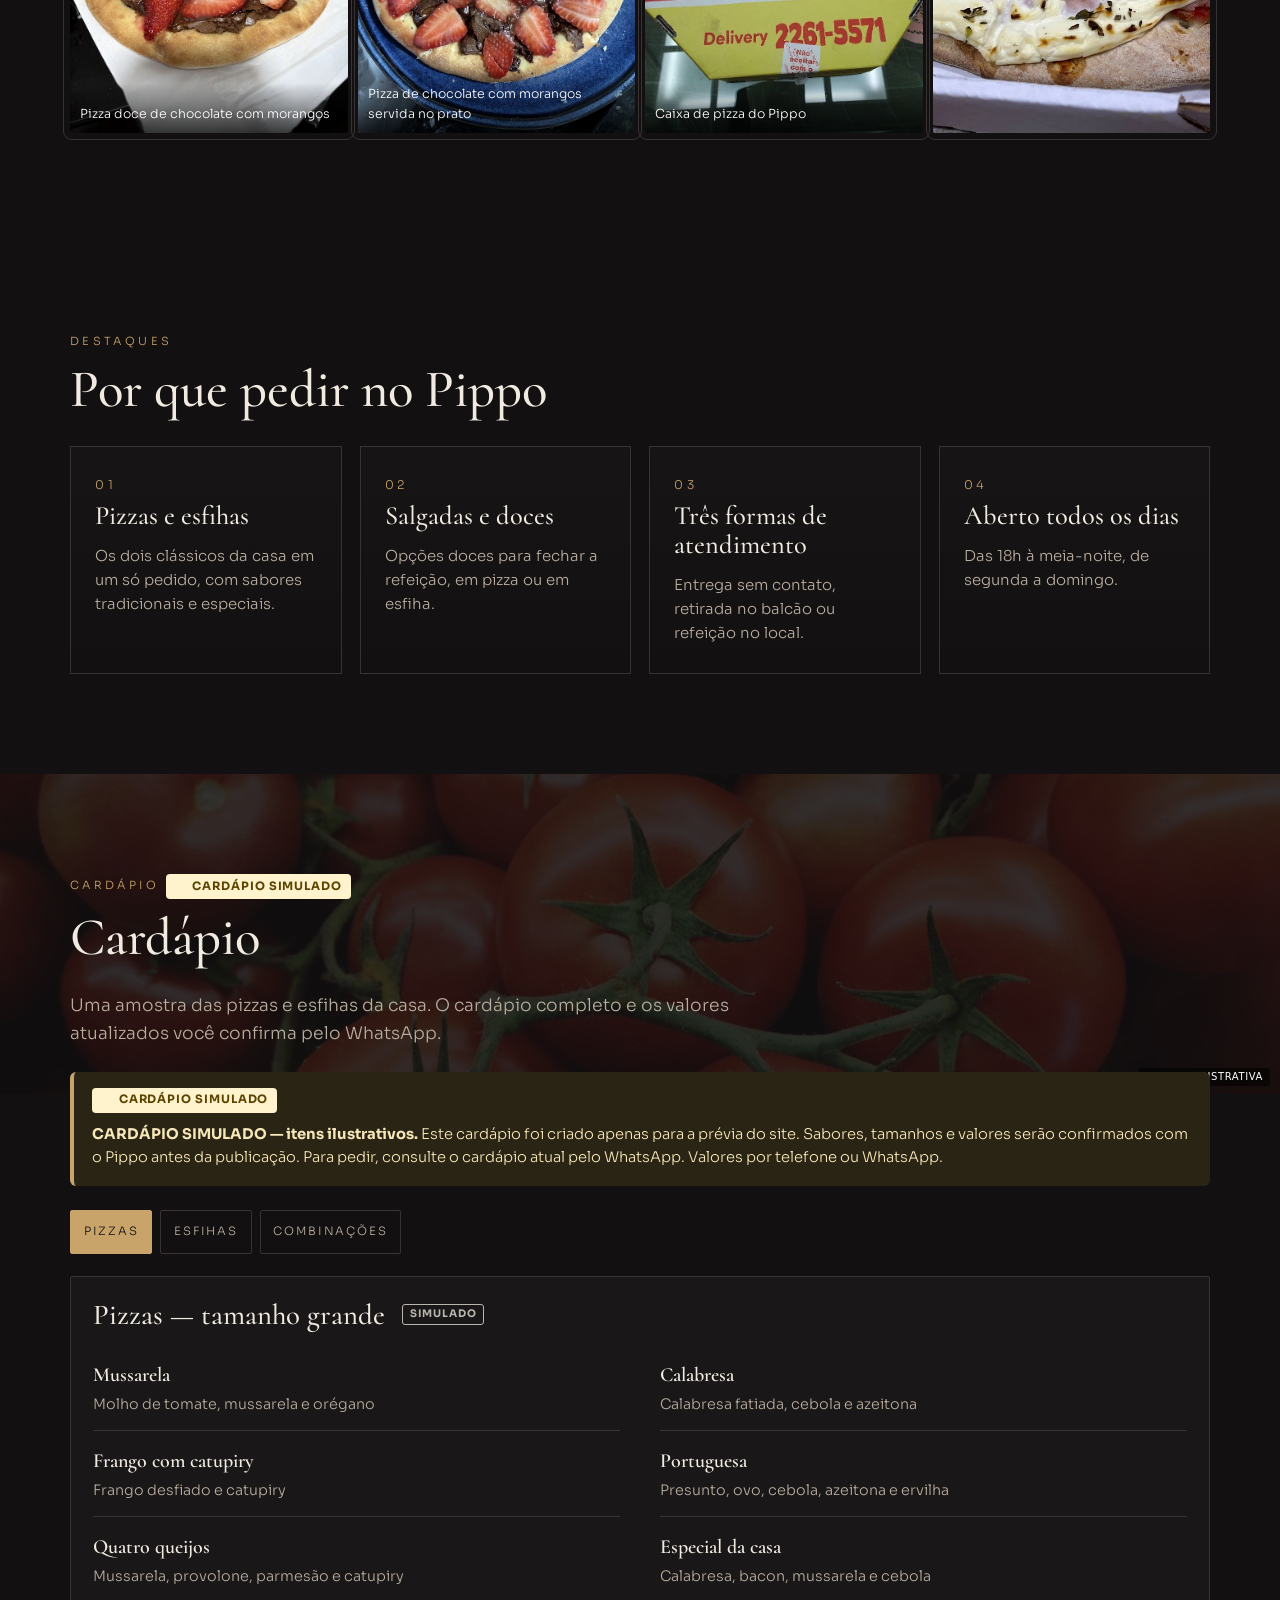
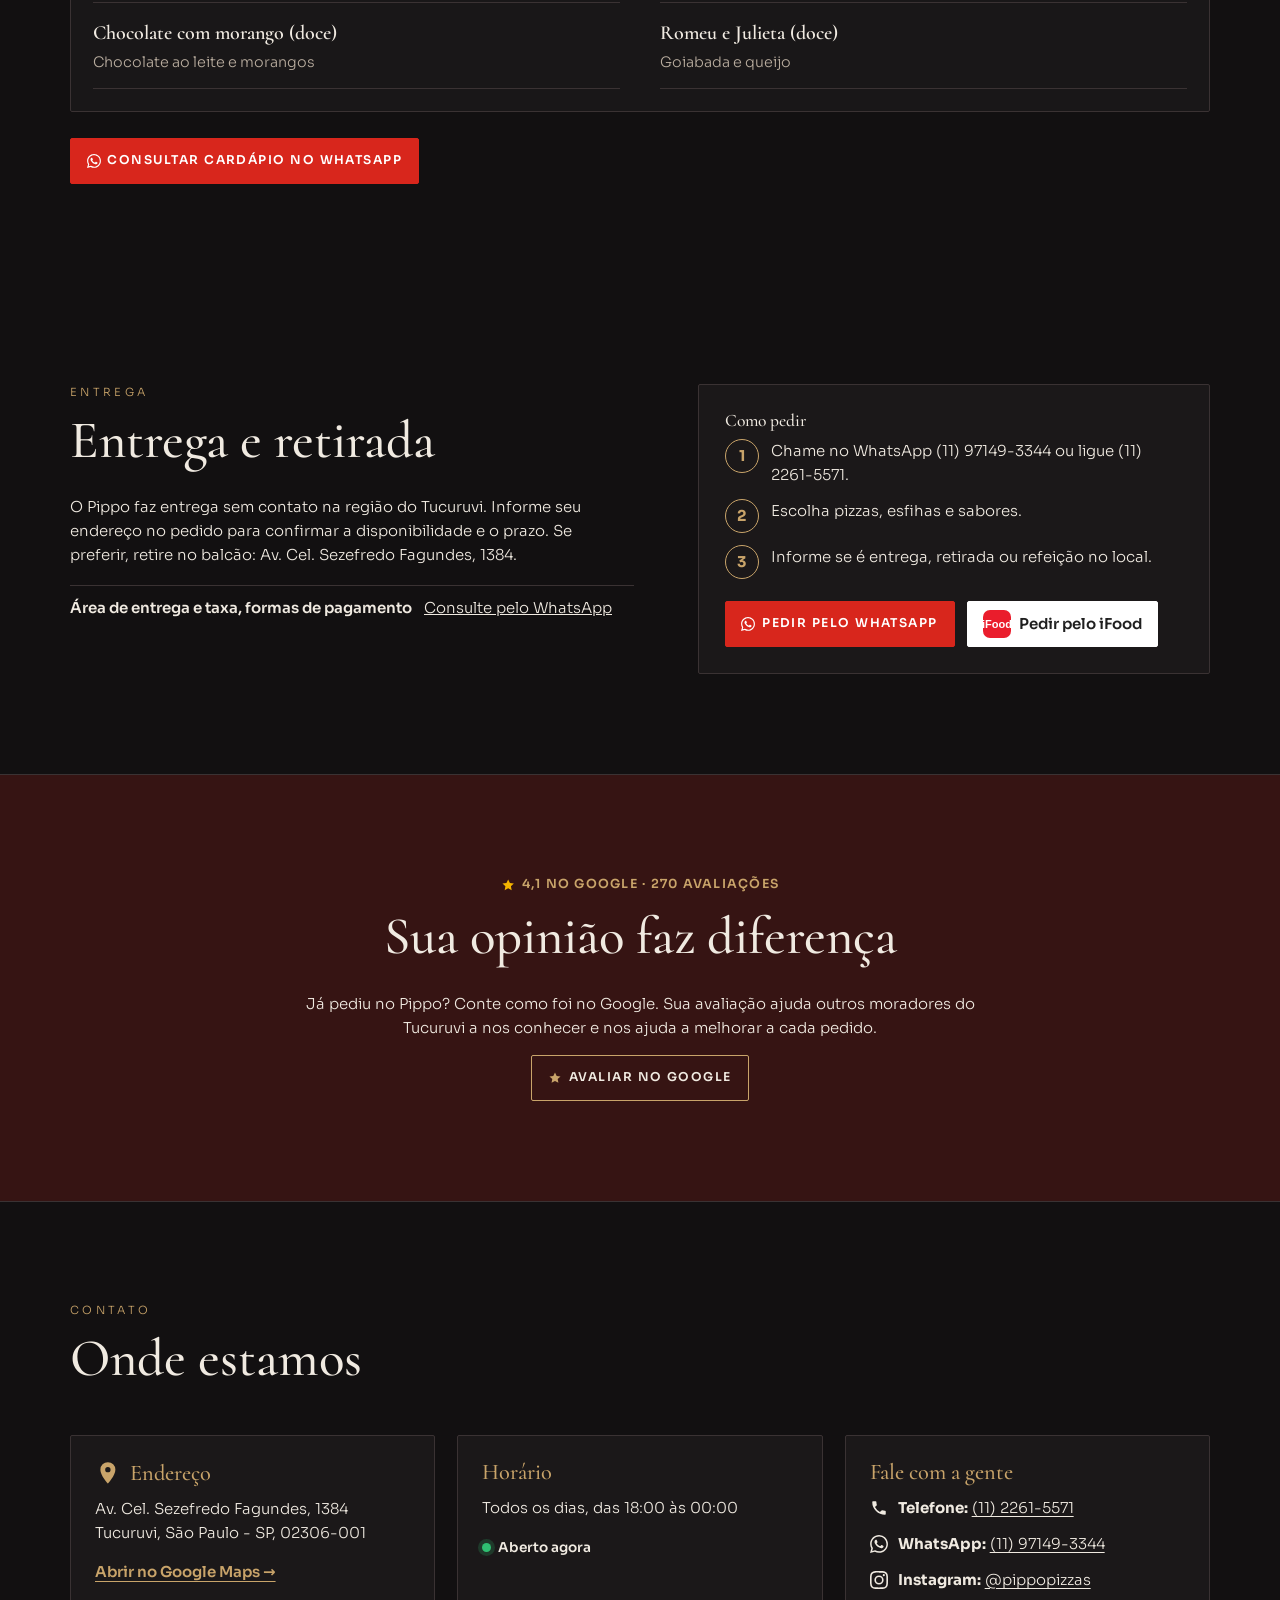
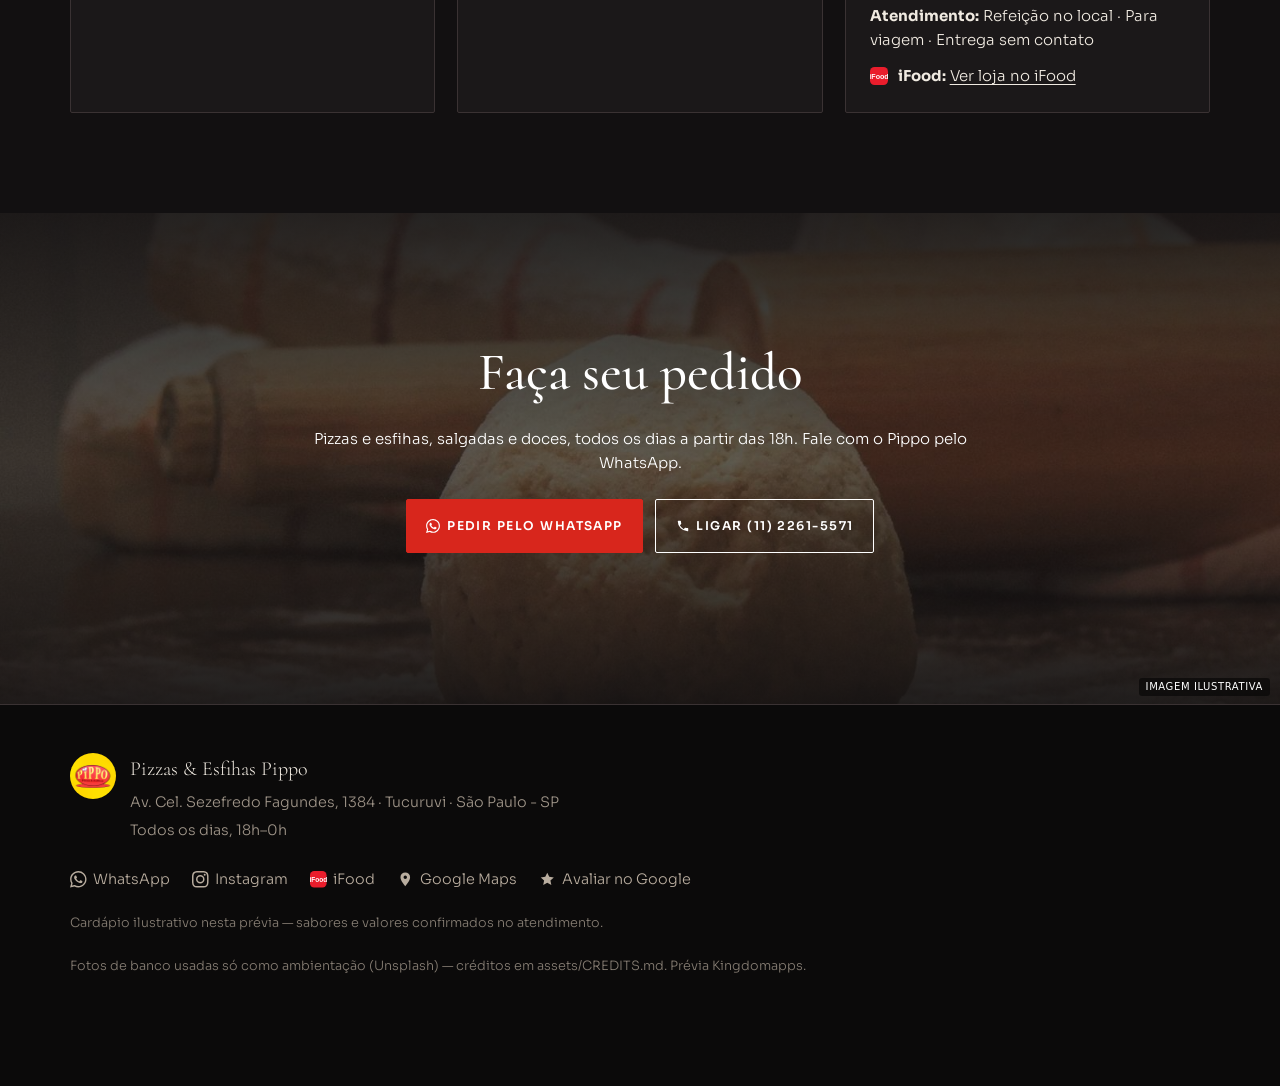
<file: v2/index.html>
<!DOCTYPE html>
<html lang="pt-BR">
<head>
<meta charset="UTF-8" />
<meta name="viewport" content="width=device-width, initial-scale=1" />
<meta name="robots" content="noindex, nofollow" />
<title>Pizzas &amp;amp; Esfihas Pippo | Pizzaria no Tucuruvi, São Paulo</title>
<meta name="description" content="Pizzas e esfihas salgadas e doces no Tucuruvi, Zona Norte de São Paulo. Entrega sem contato, retirada e refeição no local. Todos os dias, das 18h à 0h. Peça pelo WhatsApp." />
<meta name="theme-color" content="#1b1410" />
<link rel="preconnect" href="https://fonts.googleapis.com" />
<link rel="preconnect" href="https://fonts.gstatic.com" crossorigin />
<link rel="stylesheet" href="https://fonts.googleapis.com/css2?family=Cormorant:ital,wght@0,500;0,600;1,500&family=Sora:wght@300;400;600&display=swap" />
<link rel="stylesheet" href="../assets/base.css" />
<link rel="stylesheet" href="../assets/skin-b.css" />
<style>:root{--brand:#d8261c;--brand2:#f2c200;--brand-ink:#1b1410}</style>
</head>
<body class="skin-b" data-hours='{"0": [[18, 24]], "1": [[18, 24]], "2": [[18, 24]], "3": [[18, 24]], "4": [[18, 24]], "5": [[18, 24]], "6": [[18, 24]]}' data-hours-unknown='[]'>
<!-- Kingdomapps · base institucional única · skin B (Noite premium) · copy: copy.md -->
<a class="skip" href="#conteudo">Pular para o conteúdo</a>
<header class="site-header" id="header">
  <div class="wrap header-inner">
    <a class="brand" href="#topo" aria-label="Pippo — início"><img class="brand-logo" src="../assets/img/logo.jpg" width="400" height="400" alt="Logotipo Pizzas &amp; Esfihas Pippo" /><span class="brand-word">Pippo</span></a>
    <nav class="site-nav" id="site-nav" aria-label="Principal">
      <ul><li><a href="#sobre">Sobre</a></li><li><a href="#cardapio">Cardápio</a></li><li><a href="#entrega">Entrega</a></li><li><a href="#contato">Contato</a></li></ul>
    </nav>
    <a class="btn btn-wa btn-sm header-cta" href="https://wa.me/5511971493344?text=Ol%C3%A1%21%20Vim%20pelo%20site%20e%20gostaria%20de%20fazer%20um%20pedido." target="_blank" rel="noopener"><svg viewBox="0 0 24 24" aria-hidden="true" focusable="false"><path fill="currentColor" d="M17.47 14.38c-.3-.15-1.76-.87-2.03-.97-.27-.1-.47-.15-.67.15-.2.3-.77.97-.94 1.16-.17.2-.35.22-.64.07-.3-.15-1.26-.46-2.39-1.47-.88-.79-1.48-1.76-1.65-2.06-.17-.3-.02-.46.13-.6.13-.14.3-.35.45-.52.15-.17.2-.3.3-.5.1-.2.05-.37-.03-.52-.07-.15-.67-1.61-.92-2.2-.24-.58-.49-.5-.67-.51h-.57c-.2 0-.52.07-.8.37-.27.3-1.04 1.02-1.04 2.48s1.07 2.88 1.21 3.07c.15.2 2.1 3.2 5.08 4.49.71.31 1.26.49 1.7.63.71.22 1.36.19 1.87.12.57-.09 1.76-.72 2-1.41.25-.7.25-1.29.18-1.41-.08-.13-.27-.2-.57-.35zM12.05 21.78a9.87 9.87 0 0 1-5.03-1.38l-.36-.21-3.74.98 1-3.65-.24-.37a9.86 9.86 0 0 1-1.51-5.26c0-5.45 4.44-9.88 9.89-9.88 2.64 0 5.12 1.03 6.99 2.9a9.83 9.83 0 0 1 2.89 6.99c0 5.45-4.44 9.88-9.89 9.88zm8.41-18.3A11.82 11.82 0 0 0 12.05 0C5.5 0 .16 5.34.16 11.89c0 2.1.55 4.14 1.59 5.95L.06 24l6.3-1.65a11.88 11.88 0 0 0 5.69 1.45c6.55 0 11.89-5.34 11.89-11.89 0-3.18-1.24-6.17-3.48-8.41z"/></svg><span>Pedir pelo WhatsApp</span></a>
    <button class="nav-toggle" type="button" aria-expanded="false" aria-controls="site-nav"><span class="sr-only">Abrir menu</span><span class="bars" aria-hidden="true"></span></button>
  </div>
</header>
<main id="conteudo">
<section class="hero" id="topo" aria-labelledby="hero-title">
  <figure class="hero-media"><img src="../assets/img/fotos-foto-3.jpg" width="1200" height="675" alt="Pizza no forno da casa" fetchpriority="high" /></figure>
  <div class="wrap hero-inner">
    <div class="hero-copy">
      <p class="eyebrow">Pizzaria · Tucuruvi · São Paulo</p>
      <h1 id="hero-title">Pizzas e esfihas, salgadas e doces, no Tucuruvi</h1>
      <p class="lead">Do cardápio clássico às opções doces, o Pippo prepara pizzas e esfihas para receber em casa, retirar no balcão ou saborear no local. Atendimento todos os dias, das 18h à meia-noite.</p>
      <p class="open-badge" data-open-badge hidden></p>
      <div class="hero-ctas">
        <a class="btn btn-wa btn-lg" href="https://wa.me/5511971493344?text=Ol%C3%A1%21%20Vim%20pelo%20site%20e%20gostaria%20de%20fazer%20um%20pedido." target="_blank" rel="noopener"><svg viewBox="0 0 24 24" aria-hidden="true" focusable="false"><path fill="currentColor" d="M17.47 14.38c-.3-.15-1.76-.87-2.03-.97-.27-.1-.47-.15-.67.15-.2.3-.77.97-.94 1.16-.17.2-.35.22-.64.07-.3-.15-1.26-.46-2.39-1.47-.88-.79-1.48-1.76-1.65-2.06-.17-.3-.02-.46.13-.6.13-.14.3-.35.45-.52.15-.17.2-.3.3-.5.1-.2.05-.37-.03-.52-.07-.15-.67-1.61-.92-2.2-.24-.58-.49-.5-.67-.51h-.57c-.2 0-.52.07-.8.37-.27.3-1.04 1.02-1.04 2.48s1.07 2.88 1.21 3.07c.15.2 2.1 3.2 5.08 4.49.71.31 1.26.49 1.7.63.71.22 1.36.19 1.87.12.57-.09 1.76-.72 2-1.41.25-.7.25-1.29.18-1.41-.08-.13-.27-.2-.57-.35zM12.05 21.78a9.87 9.87 0 0 1-5.03-1.38l-.36-.21-3.74.98 1-3.65-.24-.37a9.86 9.86 0 0 1-1.51-5.26c0-5.45 4.44-9.88 9.89-9.88 2.64 0 5.12 1.03 6.99 2.9a9.83 9.83 0 0 1 2.89 6.99c0 5.45-4.44 9.88-9.89 9.88zm8.41-18.3A11.82 11.82 0 0 0 12.05 0C5.5 0 .16 5.34.16 11.89c0 2.1.55 4.14 1.59 5.95L.06 24l6.3-1.65a11.88 11.88 0 0 0 5.69 1.45c6.55 0 11.89-5.34 11.89-11.89 0-3.18-1.24-6.17-3.48-8.41z"/></svg><span>Pedir pelo WhatsApp</span></a>
        <a class="btn btn-ghost btn-lg" href="#cardapio">Ver cardápio</a>
      </div>
      <ul class="chips"><li>Todos os dias · 18:00–00:00</li><li>Entrega sem contato · Para viagem · No local</li><li>Av. Cel. Sezefredo Fagundes, 1384</li></ul>
    </div>
  </div>
</section>
<section class="sec sobre" id="sobre" aria-labelledby="sobre-title">
  <div class="wrap sobre-grid">
    <div class="sobre-copy">
      <p class="kicker">Sobre</p>
      <h2 id="sobre-title">Sobre o Pippo</h2>
      <p>O Pippo é uma pizzaria do Tucuruvi dedicada a pizzas e esfihas, com opções salgadas e doces no mesmo pedido. A proposta é simples: comida bem preparada, atendimento próximo e formas práticas de pedir — pelo WhatsApp, pelo telefone ou direto no balcão. Seja para o jantar em família, para receber amigos ou para resolver a refeição depois do trabalho, o Pippo atende todos os dias, a partir das 18h.</p>
      <p class="apoio">Pizzas e esfihas para receber em casa, retirar ou saborear no local.</p>
    </div>
    <div class="gallery" aria-label="Fotos de Pippo"><figure class="g-item g-1"><img src="../assets/img/fotos-foto-2.jpg" width="675" height="900" alt="Pizza doce de chocolate com morangos" loading="lazy" decoding="async" /><figcaption>Pizza doce de chocolate com morangos</figcaption></figure><figure class="g-item g-2"><img src="../assets/img/fotos-foto-4.jpg" width="675" height="900" alt="Pizza de chocolate com morangos servida no prato" loading="lazy" decoding="async" /><figcaption>Pizza de chocolate com morangos servida no prato</figcaption></figure><figure class="g-item g-3"><img src="../assets/img/fotos-foto-1.jpg" width="675" height="900" alt="Caixa de pizza do Pippo" loading="lazy" decoding="async" /><figcaption>Caixa de pizza do Pippo</figcaption></figure><figure class="g-item g-4"><img src="../assets/img/logo-logo.jpg" width="1200" height="721" alt="Pizza do Pippo" loading="lazy" decoding="async" /></figure></div>
  </div>
</section>
<section class="sec destaques" id="destaques" aria-labelledby="dest-title">
  <div class="wrap">
    <p class="kicker">Destaques</p>
    <h2 id="dest-title">Por que pedir no Pippo</h2>
    <ul class="feats"><li class="feat"><span class="feat-n" aria-hidden="true">01</span><h3>Pizzas e esfihas</h3><p>Os dois clássicos da casa em um só pedido, com sabores tradicionais e especiais.</p></li><li class="feat"><span class="feat-n" aria-hidden="true">02</span><h3>Salgadas e doces</h3><p>Opções doces para fechar a refeição, em pizza ou em esfiha.</p></li><li class="feat"><span class="feat-n" aria-hidden="true">03</span><h3>Três formas de atendimento</h3><p>Entrega sem contato, retirada no balcão ou refeição no local.</p></li><li class="feat"><span class="feat-n" aria-hidden="true">04</span><h3>Aberto todos os dias</h3><p>Das 18h à meia-noite, de segunda a domingo.</p></li></ul>
  </div>
</section>
<section class="sec cardapio" id="cardapio" aria-labelledby="menu-title">
  <div class="amb amb-menu" style="--amb:url('../assets/img/ambiente-tomatoes-wood.jpg')" aria-hidden="true"><span class="amb-tag">Imagem ilustrativa</span></div>
  <div class="wrap">
    <div class="menu-head">
      <p class="kicker">Cardápio <span class="sim-badge">Cardápio simulado</span></p>
      <h2 id="menu-title">Cardápio</h2>
      <p class="lead">Uma amostra das pizzas e esfihas da casa. O cardápio completo e os valores atualizados você confirma pelo WhatsApp.</p>
    </div>
    <div class="sim-notice" role="note"><span class="sim-badge">Cardápio simulado</span><p><strong>CARDÁPIO SIMULADO — itens ilustrativos.</strong> Este cardápio foi criado apenas para a prévia do site. Sabores, tamanhos e valores serão confirmados com o Pippo antes da publicação. Para pedir, consulte o cardápio atual pelo WhatsApp. Valores por telefone ou WhatsApp.</p></div>
    <div class="menu-tabs" role="tablist" aria-label="Categorias do cardápio"><button type="button" role="tab" id="tab-0" aria-controls="menu-0" aria-selected="true">Pizzas</button><button type="button" role="tab" id="tab-1" aria-controls="menu-1" aria-selected="false" tabindex="-1">Esfihas</button><button type="button" role="tab" id="tab-2" aria-controls="menu-2" aria-selected="false" tabindex="-1">Combinações</button></div>
    <div class="menu-panel" role="tabpanel" id="menu-0" aria-labelledby="tab-0" tabindex="0"><h3 class="menu-cat">Pizzas — tamanho grande <span class="sim-tag">Simulado</span></h3><ul class="menu-list"><li class="mi"><span class="mi-name">Mussarela</span><span class="mi-desc">Molho de tomate, mussarela e orégano</span></li><li class="mi"><span class="mi-name">Calabresa</span><span class="mi-desc">Calabresa fatiada, cebola e azeitona</span></li><li class="mi"><span class="mi-name">Frango com catupiry</span><span class="mi-desc">Frango desfiado e catupiry</span></li><li class="mi"><span class="mi-name">Portuguesa</span><span class="mi-desc">Presunto, ovo, cebola, azeitona e ervilha</span></li><li class="mi"><span class="mi-name">Quatro queijos</span><span class="mi-desc">Mussarela, provolone, parmesão e catupiry</span></li><li class="mi"><span class="mi-name">Especial da casa</span><span class="mi-desc">Calabresa, bacon, mussarela e cebola</span></li><li class="mi"><span class="mi-name">Chocolate com morango (doce)</span><span class="mi-desc">Chocolate ao leite e morangos</span></li><li class="mi"><span class="mi-name">Romeu e Julieta (doce)</span><span class="mi-desc">Goiabada e queijo</span></li></ul></div><div class="menu-panel" role="tabpanel" id="menu-1" aria-labelledby="tab-1" tabindex="0" hidden><h3 class="menu-cat">Esfihas — unidade <span class="sim-tag">Simulado</span></h3><ul class="menu-list"><li class="mi"><span class="mi-name">Carne</span><span class="mi-desc">Carne temperada, tomate e cebola</span></li><li class="mi"><span class="mi-name">Queijo</span><span class="mi-desc">Queijo cremoso</span></li><li class="mi"><span class="mi-name">Frango com catupiry</span><span class="mi-desc">Frango desfiado e catupiry</span></li><li class="mi"><span class="mi-name">Calabresa</span><span class="mi-desc">Calabresa e cebola</span></li><li class="mi"><span class="mi-name">Escarola com queijo</span><span class="mi-desc">Escarola refogada e mussarela</span></li><li class="mi"><span class="mi-name">Atum</span><span class="mi-desc">Atum, tomate e cebola</span></li><li class="mi"><span class="mi-name">Chocolate (doce)</span><span class="mi-desc">Chocolate ao leite</span></li><li class="mi"><span class="mi-name">Banana com canela (doce)</span><span class="mi-desc">Banana, canela e açúcar</span></li></ul></div><div class="menu-panel" role="tabpanel" id="menu-2" aria-labelledby="tab-2" tabindex="0" hidden><h3 class="menu-cat">Combinações <span class="sim-tag">Simulado</span></h3><ul class="menu-list"><li class="mi"><span class="mi-name">10 esfihas sortidas</span></li><li class="mi"><span class="mi-name">1 pizza grande + 6 esfihas</span></li><li class="mi"><span class="mi-name">2 pizzas grandes</span></li></ul></div>
    <div class="menu-cta"><a class="btn btn-wa" href="https://wa.me/5511971493344?text=Ol%C3%A1%21%20Vim%20pelo%20site%20e%20gostaria%20de%20fazer%20um%20pedido." target="_blank" rel="noopener"><svg viewBox="0 0 24 24" aria-hidden="true" focusable="false"><path fill="currentColor" d="M17.47 14.38c-.3-.15-1.76-.87-2.03-.97-.27-.1-.47-.15-.67.15-.2.3-.77.97-.94 1.16-.17.2-.35.22-.64.07-.3-.15-1.26-.46-2.39-1.47-.88-.79-1.48-1.76-1.65-2.06-.17-.3-.02-.46.13-.6.13-.14.3-.35.45-.52.15-.17.2-.3.3-.5.1-.2.05-.37-.03-.52-.07-.15-.67-1.61-.92-2.2-.24-.58-.49-.5-.67-.51h-.57c-.2 0-.52.07-.8.37-.27.3-1.04 1.02-1.04 2.48s1.07 2.88 1.21 3.07c.15.2 2.1 3.2 5.08 4.49.71.31 1.26.49 1.7.63.71.22 1.36.19 1.87.12.57-.09 1.76-.72 2-1.41.25-.7.25-1.29.18-1.41-.08-.13-.27-.2-.57-.35zM12.05 21.78a9.87 9.87 0 0 1-5.03-1.38l-.36-.21-3.74.98 1-3.65-.24-.37a9.86 9.86 0 0 1-1.51-5.26c0-5.45 4.44-9.88 9.89-9.88 2.64 0 5.12 1.03 6.99 2.9a9.83 9.83 0 0 1 2.89 6.99c0 5.45-4.44 9.88-9.89 9.88zm8.41-18.3A11.82 11.82 0 0 0 12.05 0C5.5 0 .16 5.34.16 11.89c0 2.1.55 4.14 1.59 5.95L.06 24l6.3-1.65a11.88 11.88 0 0 0 5.69 1.45c6.55 0 11.89-5.34 11.89-11.89 0-3.18-1.24-6.17-3.48-8.41z"/></svg><span>Consultar cardápio no WhatsApp</span></a></div>
  </div>
</section>
<section class="sec entrega" id="entrega" aria-labelledby="ent-title">
  <div class="wrap entrega-grid">
    <div>
      <p class="kicker">Entrega</p>
      <h2 id="ent-title">Entrega e retirada</h2>
      <p>O Pippo faz entrega sem contato na região do Tucuruvi. Informe seu endereço no pedido para confirmar a disponibilidade e o prazo. Se preferir, retire no balcão: Av. Cel. Sezefredo Fagundes, 1384.</p>
      <dl class="kv"><div><dt>Área de entrega e taxa, formas de pagamento</dt><dd><a href="https://wa.me/5511971493344?text=Ol%C3%A1%21%20Vim%20pelo%20site%20e%20gostaria%20de%20fazer%20um%20pedido." target="_blank" rel="noopener">Consulte pelo WhatsApp</a></dd></div></dl>
    </div>
    <div class="steps-box">
      <h3>Como pedir</h3><ol class="steps"><li>Chame no WhatsApp (11) 97149-3344 ou ligue (11) 2261-5571.</li><li>Escolha pizzas, esfihas e sabores.</li><li>Informe se é entrega, retirada ou refeição no local.</li></ol>
      <div class="order-links"><a class="btn btn-wa" href="https://wa.me/5511971493344?text=Ol%C3%A1%21%20Vim%20pelo%20site%20e%20gostaria%20de%20fazer%20um%20pedido." target="_blank" rel="noopener"><svg viewBox="0 0 24 24" aria-hidden="true" focusable="false"><path fill="currentColor" d="M17.47 14.38c-.3-.15-1.76-.87-2.03-.97-.27-.1-.47-.15-.67.15-.2.3-.77.97-.94 1.16-.17.2-.35.22-.64.07-.3-.15-1.26-.46-2.39-1.47-.88-.79-1.48-1.76-1.65-2.06-.17-.3-.02-.46.13-.6.13-.14.3-.35.45-.52.15-.17.2-.3.3-.5.1-.2.05-.37-.03-.52-.07-.15-.67-1.61-.92-2.2-.24-.58-.49-.5-.67-.51h-.57c-.2 0-.52.07-.8.37-.27.3-1.04 1.02-1.04 2.48s1.07 2.88 1.21 3.07c.15.2 2.1 3.2 5.08 4.49.71.31 1.26.49 1.7.63.71.22 1.36.19 1.87.12.57-.09 1.76-.72 2-1.41.25-.7.25-1.29.18-1.41-.08-.13-.27-.2-.57-.35zM12.05 21.78a9.87 9.87 0 0 1-5.03-1.38l-.36-.21-3.74.98 1-3.65-.24-.37a9.86 9.86 0 0 1-1.51-5.26c0-5.45 4.44-9.88 9.89-9.88 2.64 0 5.12 1.03 6.99 2.9a9.83 9.83 0 0 1 2.89 6.99c0 5.45-4.44 9.88-9.89 9.88zm8.41-18.3A11.82 11.82 0 0 0 12.05 0C5.5 0 .16 5.34.16 11.89c0 2.1.55 4.14 1.59 5.95L.06 24l6.3-1.65a11.88 11.88 0 0 0 5.69 1.45c6.55 0 11.89-5.34 11.89-11.89 0-3.18-1.24-6.17-3.48-8.41z"/></svg><span>Pedir pelo WhatsApp</span></a><a class="app-link app-ifood" href="https://www.ifood.com.br/delivery/sao-paulo-sp/pippo-pizzas--esfihas-tucuruvi/231af40e-004a-4730-8547-c0e304973b74" target="_blank" rel="noopener"><svg viewBox="0 0 24 24" aria-hidden="true" focusable="false"><rect width="24" height="24" rx="6" fill="#ea1d2c"/><text x="12" y="15.6" text-anchor="middle" font-family="Arial,Helvetica,sans-serif" font-weight="700" font-size="9.5" fill="#fff">iFood</text></svg><span>Pedir pelo iFood</span></a></div>
    </div>
  </div>
</section>
<section class="sec avaliar review-band" id="avaliar" aria-labelledby="av-title">
  <div class="wrap avaliar-inner">
    <p class="selo"><svg viewBox="0 0 24 24" aria-hidden="true" focusable="false"><path fill="currentColor" d="M12 2.5l2.9 6 6.6.8-4.9 4.5 1.3 6.5L12 17.1l-5.9 3.2 1.3-6.5L2.5 9.3l6.6-.8z"/></svg><span>4,1 no Google · 270 avaliações</span></p>
    <h2 id="av-title">Sua opinião faz diferença</h2>
    <p>Já pediu no Pippo? Conte como foi no Google. Sua avaliação ajuda outros moradores do Tucuruvi a nos conhecer e nos ajuda a melhorar a cada pedido.</p>
    <a class="btn btn-review" href="https://search.google.com/local/writereview?placeid=ChIJ1ygYt2T2zpQRakysqaler_M" target="_blank" rel="noopener"><svg viewBox="0 0 24 24" aria-hidden="true" focusable="false"><path fill="currentColor" d="M12 2.5l2.9 6 6.6.8-4.9 4.5 1.3 6.5L12 17.1l-5.9 3.2 1.3-6.5L2.5 9.3l6.6-.8z"/></svg><span>Avaliar no Google</span></a>
  </div>
</section>
<section class="sec contato" id="contato" aria-labelledby="ct-title">
  <div class="wrap contato-grid">
    <div class="ct-head">
      <p class="kicker">Contato</p>
      <h2 id="ct-title">Onde estamos</h2>
      
    </div>
    <div class="ct-card">
      <h3><svg viewBox="0 0 24 24" aria-hidden="true" focusable="false"><path fill="currentColor" d="M12 2a7 7 0 0 0-7 7c0 5.25 7 13 7 13s7-7.75 7-13a7 7 0 0 0-7-7zm0 9.5a2.5 2.5 0 1 1 0-5 2.5 2.5 0 0 1 0 5z"/></svg><span>Endereço</span></h3>
      <p>Av. Cel. Sezefredo Fagundes, 1384<br />Tucuruvi, São Paulo - SP, 02306-001</p>
      <a class="text-link" href="https://www.google.com/maps/place/Pizzas%26Esfihas+Pippo/data=!4m7!3m6!1s0x94cef664b71828d7:0xf3af5ea9a9ac4c6a!8m2!3d-23.466982!4d-46.6034698!16s%2Fg%2F11b8zw6lcs" target="_blank" rel="noopener">Abrir no Google Maps →</a>
    </div>
    <div class="ct-card">
      <h3>Horário</h3>
      <p>Todos os dias, das 18:00 às 00:00</p>
      <p class="open-badge" data-open-badge hidden></p>
    </div>
    <div class="ct-card">
      <h3>Fale com a gente</h3>
      <ul class="ct-list"><li><svg viewBox="0 0 24 24" aria-hidden="true" focusable="false"><path fill="currentColor" d="M6.6 10.8a15.1 15.1 0 0 0 6.6 6.6l2.2-2.2a1 1 0 0 1 1-.25 11.4 11.4 0 0 0 3.6.57 1 1 0 0 1 1 1V20a1 1 0 0 1-1 1A17 17 0 0 1 3 4a1 1 0 0 1 1-1h3.5a1 1 0 0 1 1 1c0 1.25.2 2.45.57 3.57a1 1 0 0 1-.25 1z"/></svg><span><strong>Telefone:</strong> <a href="tel:+551122615571">(11) 2261-5571</a></span></li><li><svg viewBox="0 0 24 24" aria-hidden="true" focusable="false"><path fill="currentColor" d="M17.47 14.38c-.3-.15-1.76-.87-2.03-.97-.27-.1-.47-.15-.67.15-.2.3-.77.97-.94 1.16-.17.2-.35.22-.64.07-.3-.15-1.26-.46-2.39-1.47-.88-.79-1.48-1.76-1.65-2.06-.17-.3-.02-.46.13-.6.13-.14.3-.35.45-.52.15-.17.2-.3.3-.5.1-.2.05-.37-.03-.52-.07-.15-.67-1.61-.92-2.2-.24-.58-.49-.5-.67-.51h-.57c-.2 0-.52.07-.8.37-.27.3-1.04 1.02-1.04 2.48s1.07 2.88 1.21 3.07c.15.2 2.1 3.2 5.08 4.49.71.31 1.26.49 1.7.63.71.22 1.36.19 1.87.12.57-.09 1.76-.72 2-1.41.25-.7.25-1.29.18-1.41-.08-.13-.27-.2-.57-.35zM12.05 21.78a9.87 9.87 0 0 1-5.03-1.38l-.36-.21-3.74.98 1-3.65-.24-.37a9.86 9.86 0 0 1-1.51-5.26c0-5.45 4.44-9.88 9.89-9.88 2.64 0 5.12 1.03 6.99 2.9a9.83 9.83 0 0 1 2.89 6.99c0 5.45-4.44 9.88-9.89 9.88zm8.41-18.3A11.82 11.82 0 0 0 12.05 0C5.5 0 .16 5.34.16 11.89c0 2.1.55 4.14 1.59 5.95L.06 24l6.3-1.65a11.88 11.88 0 0 0 5.69 1.45c6.55 0 11.89-5.34 11.89-11.89 0-3.18-1.24-6.17-3.48-8.41z"/></svg><span><strong>WhatsApp:</strong> <a href="https://wa.me/5511971493344?text=Ol%C3%A1%21%20Vim%20pelo%20site%20e%20gostaria%20de%20fazer%20um%20pedido." target="_blank" rel="noopener">(11) 97149-3344</a></span></li><li><svg viewBox="0 0 24 24" aria-hidden="true" focusable="false"><path fill="currentColor" d="M12 2.2c3.2 0 3.58.01 4.85.07 3.25.15 4.77 1.69 4.92 4.92.06 1.27.07 1.65.07 4.85s-.01 3.58-.07 4.85c-.15 3.23-1.66 4.77-4.92 4.92-1.27.06-1.65.07-4.85.07s-3.58-.01-4.85-.07c-3.26-.15-4.77-1.7-4.92-4.92C2.17 15.58 2.16 15.2 2.16 12s.01-3.58.07-4.85C2.38 3.92 3.9 2.38 7.15 2.23 8.42 2.17 8.8 2.16 12 2.16zM12 0C8.74 0 8.33.01 7.05.07 2.7.27.27 2.69.07 7.05.01 8.33 0 8.74 0 12s.01 3.67.07 4.95c.2 4.36 2.62 6.78 6.98 6.98C8.33 23.99 8.74 24 12 24s3.67-.01 4.95-.07c4.35-.2 6.78-2.62 6.98-6.98.06-1.28.07-1.69.07-4.95s-.01-3.67-.07-4.95c-.2-4.35-2.62-6.78-6.98-6.98C15.67.01 15.26 0 12 0zm0 5.84a6.16 6.16 0 1 0 0 12.32 6.16 6.16 0 0 0 0-12.32zM12 16a4 4 0 1 1 0-8 4 4 0 0 1 0 8zm6.4-11.85a1.44 1.44 0 1 0 0 2.88 1.44 1.44 0 0 0 0-2.88z"/></svg><span><strong>Instagram:</strong> <a href="https://instagram.com/pippopizzas" target="_blank" rel="noopener">@pippopizzas</a></span></li><li class="atend"><span><strong>Atendimento:</strong> Refeição no local · Para viagem · Entrega sem contato</span></li><li><svg viewBox="0 0 24 24" aria-hidden="true" focusable="false"><rect width="24" height="24" rx="6" fill="#ea1d2c"/><text x="12" y="15.6" text-anchor="middle" font-family="Arial,Helvetica,sans-serif" font-weight="700" font-size="9.5" fill="#fff">iFood</text></svg><span><strong>iFood:</strong> <a href="https://www.ifood.com.br/delivery/sao-paulo-sp/pippo-pizzas--esfihas-tucuruvi/231af40e-004a-4730-8547-c0e304973b74" target="_blank" rel="noopener">Ver loja no iFood</a></span></li></ul>
    </div>
  </div>
</section>
<section class="sec cta-final cta-band" id="cta-final" aria-labelledby="cta-title">
  <div class="amb amb-cta" style="--amb:url('../assets/img/ambiente-dough.jpg')" aria-hidden="true"><span class="amb-tag">Imagem ilustrativa</span></div>
  <div class="wrap cta-inner">
    <h2 id="cta-title">Faça seu pedido</h2>
    <p>Pizzas e esfihas, salgadas e doces, todos os dias a partir das 18h. Fale com o Pippo pelo WhatsApp.</p>
    <div class="hero-ctas"><a class="btn btn-wa btn-lg" href="https://wa.me/5511971493344?text=Ol%C3%A1%21%20Vim%20pelo%20site%20e%20gostaria%20de%20fazer%20um%20pedido." target="_blank" rel="noopener"><svg viewBox="0 0 24 24" aria-hidden="true" focusable="false"><path fill="currentColor" d="M17.47 14.38c-.3-.15-1.76-.87-2.03-.97-.27-.1-.47-.15-.67.15-.2.3-.77.97-.94 1.16-.17.2-.35.22-.64.07-.3-.15-1.26-.46-2.39-1.47-.88-.79-1.48-1.76-1.65-2.06-.17-.3-.02-.46.13-.6.13-.14.3-.35.45-.52.15-.17.2-.3.3-.5.1-.2.05-.37-.03-.52-.07-.15-.67-1.61-.92-2.2-.24-.58-.49-.5-.67-.51h-.57c-.2 0-.52.07-.8.37-.27.3-1.04 1.02-1.04 2.48s1.07 2.88 1.21 3.07c.15.2 2.1 3.2 5.08 4.49.71.31 1.26.49 1.7.63.71.22 1.36.19 1.87.12.57-.09 1.76-.72 2-1.41.25-.7.25-1.29.18-1.41-.08-.13-.27-.2-.57-.35zM12.05 21.78a9.87 9.87 0 0 1-5.03-1.38l-.36-.21-3.74.98 1-3.65-.24-.37a9.86 9.86 0 0 1-1.51-5.26c0-5.45 4.44-9.88 9.89-9.88 2.64 0 5.12 1.03 6.99 2.9a9.83 9.83 0 0 1 2.89 6.99c0 5.45-4.44 9.88-9.89 9.88zm8.41-18.3A11.82 11.82 0 0 0 12.05 0C5.5 0 .16 5.34.16 11.89c0 2.1.55 4.14 1.59 5.95L.06 24l6.3-1.65a11.88 11.88 0 0 0 5.69 1.45c6.55 0 11.89-5.34 11.89-11.89 0-3.18-1.24-6.17-3.48-8.41z"/></svg><span>Pedir pelo WhatsApp</span></a><a class="btn btn-ghost btn-lg" href="tel:+551122615571"><svg viewBox="0 0 24 24" aria-hidden="true" focusable="false"><path fill="currentColor" d="M6.6 10.8a15.1 15.1 0 0 0 6.6 6.6l2.2-2.2a1 1 0 0 1 1-.25 11.4 11.4 0 0 0 3.6.57 1 1 0 0 1 1 1V20a1 1 0 0 1-1 1A17 17 0 0 1 3 4a1 1 0 0 1 1-1h3.5a1 1 0 0 1 1 1c0 1.25.2 2.45.57 3.57a1 1 0 0 1-.25 1z"/></svg><span>Ligar (11) 2261-5571</span></a></div>
  </div>
</section>
</main>
<footer class="site-footer">
  <div class="wrap footer-inner">
    <div class="f-brand"><img class="brand-logo" src="../assets/img/logo.jpg" width="400" height="400" alt="Logotipo Pizzas &amp; Esfihas Pippo" /><div><p class="f-name">Pizzas &amp; Esfihas Pippo</p><p>Av. Cel. Sezefredo Fagundes, 1384 · Tucuruvi · São Paulo - SP</p><p>Todos os dias, 18h–0h</p></div></div>
    <nav class="f-links" aria-label="Links"><a href="https://wa.me/5511971493344?text=Ol%C3%A1%21%20Vim%20pelo%20site%20e%20gostaria%20de%20fazer%20um%20pedido." target="_blank" rel="noopener"><svg viewBox="0 0 24 24" aria-hidden="true" focusable="false"><path fill="currentColor" d="M17.47 14.38c-.3-.15-1.76-.87-2.03-.97-.27-.1-.47-.15-.67.15-.2.3-.77.97-.94 1.16-.17.2-.35.22-.64.07-.3-.15-1.26-.46-2.39-1.47-.88-.79-1.48-1.76-1.65-2.06-.17-.3-.02-.46.13-.6.13-.14.3-.35.45-.52.15-.17.2-.3.3-.5.1-.2.05-.37-.03-.52-.07-.15-.67-1.61-.92-2.2-.24-.58-.49-.5-.67-.51h-.57c-.2 0-.52.07-.8.37-.27.3-1.04 1.02-1.04 2.48s1.07 2.88 1.21 3.07c.15.2 2.1 3.2 5.08 4.49.71.31 1.26.49 1.7.63.71.22 1.36.19 1.87.12.57-.09 1.76-.72 2-1.41.25-.7.25-1.29.18-1.41-.08-.13-.27-.2-.57-.35zM12.05 21.78a9.87 9.87 0 0 1-5.03-1.38l-.36-.21-3.74.98 1-3.65-.24-.37a9.86 9.86 0 0 1-1.51-5.26c0-5.45 4.44-9.88 9.89-9.88 2.64 0 5.12 1.03 6.99 2.9a9.83 9.83 0 0 1 2.89 6.99c0 5.45-4.44 9.88-9.89 9.88zm8.41-18.3A11.82 11.82 0 0 0 12.05 0C5.5 0 .16 5.34.16 11.89c0 2.1.55 4.14 1.59 5.95L.06 24l6.3-1.65a11.88 11.88 0 0 0 5.69 1.45c6.55 0 11.89-5.34 11.89-11.89 0-3.18-1.24-6.17-3.48-8.41z"/></svg><span>WhatsApp</span></a><a href="https://instagram.com/pippopizzas" target="_blank" rel="noopener"><svg viewBox="0 0 24 24" aria-hidden="true" focusable="false"><path fill="currentColor" d="M12 2.2c3.2 0 3.58.01 4.85.07 3.25.15 4.77 1.69 4.92 4.92.06 1.27.07 1.65.07 4.85s-.01 3.58-.07 4.85c-.15 3.23-1.66 4.77-4.92 4.92-1.27.06-1.65.07-4.85.07s-3.58-.01-4.85-.07c-3.26-.15-4.77-1.7-4.92-4.92C2.17 15.58 2.16 15.2 2.16 12s.01-3.58.07-4.85C2.38 3.92 3.9 2.38 7.15 2.23 8.42 2.17 8.8 2.16 12 2.16zM12 0C8.74 0 8.33.01 7.05.07 2.7.27.27 2.69.07 7.05.01 8.33 0 8.74 0 12s.01 3.67.07 4.95c.2 4.36 2.62 6.78 6.98 6.98C8.33 23.99 8.74 24 12 24s3.67-.01 4.95-.07c4.35-.2 6.78-2.62 6.98-6.98.06-1.28.07-1.69.07-4.95s-.01-3.67-.07-4.95c-.2-4.35-2.62-6.78-6.98-6.98C15.67.01 15.26 0 12 0zm0 5.84a6.16 6.16 0 1 0 0 12.32 6.16 6.16 0 0 0 0-12.32zM12 16a4 4 0 1 1 0-8 4 4 0 0 1 0 8zm6.4-11.85a1.44 1.44 0 1 0 0 2.88 1.44 1.44 0 0 0 0-2.88z"/></svg><span>Instagram</span></a><a href="https://www.ifood.com.br/delivery/sao-paulo-sp/pippo-pizzas--esfihas-tucuruvi/231af40e-004a-4730-8547-c0e304973b74" target="_blank" rel="noopener"><svg viewBox="0 0 24 24" aria-hidden="true" focusable="false"><rect width="24" height="24" rx="6" fill="#ea1d2c"/><text x="12" y="15.6" text-anchor="middle" font-family="Arial,Helvetica,sans-serif" font-weight="700" font-size="9.5" fill="#fff">iFood</text></svg><span>iFood</span></a><a href="https://www.google.com/maps/place/Pizzas%26Esfihas+Pippo/data=!4m7!3m6!1s0x94cef664b71828d7:0xf3af5ea9a9ac4c6a!8m2!3d-23.466982!4d-46.6034698!16s%2Fg%2F11b8zw6lcs" target="_blank" rel="noopener"><svg viewBox="0 0 24 24" aria-hidden="true" focusable="false"><path fill="currentColor" d="M12 2a7 7 0 0 0-7 7c0 5.25 7 13 7 13s7-7.75 7-13a7 7 0 0 0-7-7zm0 9.5a2.5 2.5 0 1 1 0-5 2.5 2.5 0 0 1 0 5z"/></svg><span>Google Maps</span></a><a href="https://search.google.com/local/writereview?placeid=ChIJ1ygYt2T2zpQRakysqaler_M" target="_blank" rel="noopener"><svg viewBox="0 0 24 24" aria-hidden="true" focusable="false"><path fill="currentColor" d="M12 2.5l2.9 6 6.6.8-4.9 4.5 1.3 6.5L12 17.1l-5.9 3.2 1.3-6.5L2.5 9.3l6.6-.8z"/></svg><span>Avaliar no Google</span></a></nav>
    <p class="f-note">Cardápio ilustrativo nesta prévia — sabores e valores confirmados no atendimento.</p>
    <p class="f-credit">Fotos de banco usadas só como ambientação (Unsplash) — créditos em assets/CREDITS.md. Prévia Kingdomapps.</p>
  </div>
</footer>
<a class="wa-float" href="https://wa.me/5511971493344?text=Ol%C3%A1%21%20Vim%20pelo%20site%20e%20gostaria%20de%20fazer%20um%20pedido." target="_blank" rel="noopener" aria-label="Fazer pedido pelo WhatsApp do Pippo"><svg viewBox="0 0 24 24" aria-hidden="true" focusable="false"><path fill="currentColor" d="M17.47 14.38c-.3-.15-1.76-.87-2.03-.97-.27-.1-.47-.15-.67.15-.2.3-.77.97-.94 1.16-.17.2-.35.22-.64.07-.3-.15-1.26-.46-2.39-1.47-.88-.79-1.48-1.76-1.65-2.06-.17-.3-.02-.46.13-.6.13-.14.3-.35.45-.52.15-.17.2-.3.3-.5.1-.2.05-.37-.03-.52-.07-.15-.67-1.61-.92-2.2-.24-.58-.49-.5-.67-.51h-.57c-.2 0-.52.07-.8.37-.27.3-1.04 1.02-1.04 2.48s1.07 2.88 1.21 3.07c.15.2 2.1 3.2 5.08 4.49.71.31 1.26.49 1.7.63.71.22 1.36.19 1.87.12.57-.09 1.76-.72 2-1.41.25-.7.25-1.29.18-1.41-.08-.13-.27-.2-.57-.35zM12.05 21.78a9.87 9.87 0 0 1-5.03-1.38l-.36-.21-3.74.98 1-3.65-.24-.37a9.86 9.86 0 0 1-1.51-5.26c0-5.45 4.44-9.88 9.89-9.88 2.64 0 5.12 1.03 6.99 2.9a9.83 9.83 0 0 1 2.89 6.99c0 5.45-4.44 9.88-9.89 9.88zm8.41-18.3A11.82 11.82 0 0 0 12.05 0C5.5 0 .16 5.34.16 11.89c0 2.1.55 4.14 1.59 5.95L.06 24l6.3-1.65a11.88 11.88 0 0 0 5.69 1.45c6.55 0 11.89-5.34 11.89-11.89 0-3.18-1.24-6.17-3.48-8.41z"/></svg><span>Pedir pelo WhatsApp</span></a>
<script src="../assets/site.js" defer></script>
</body>
</html>
</file>
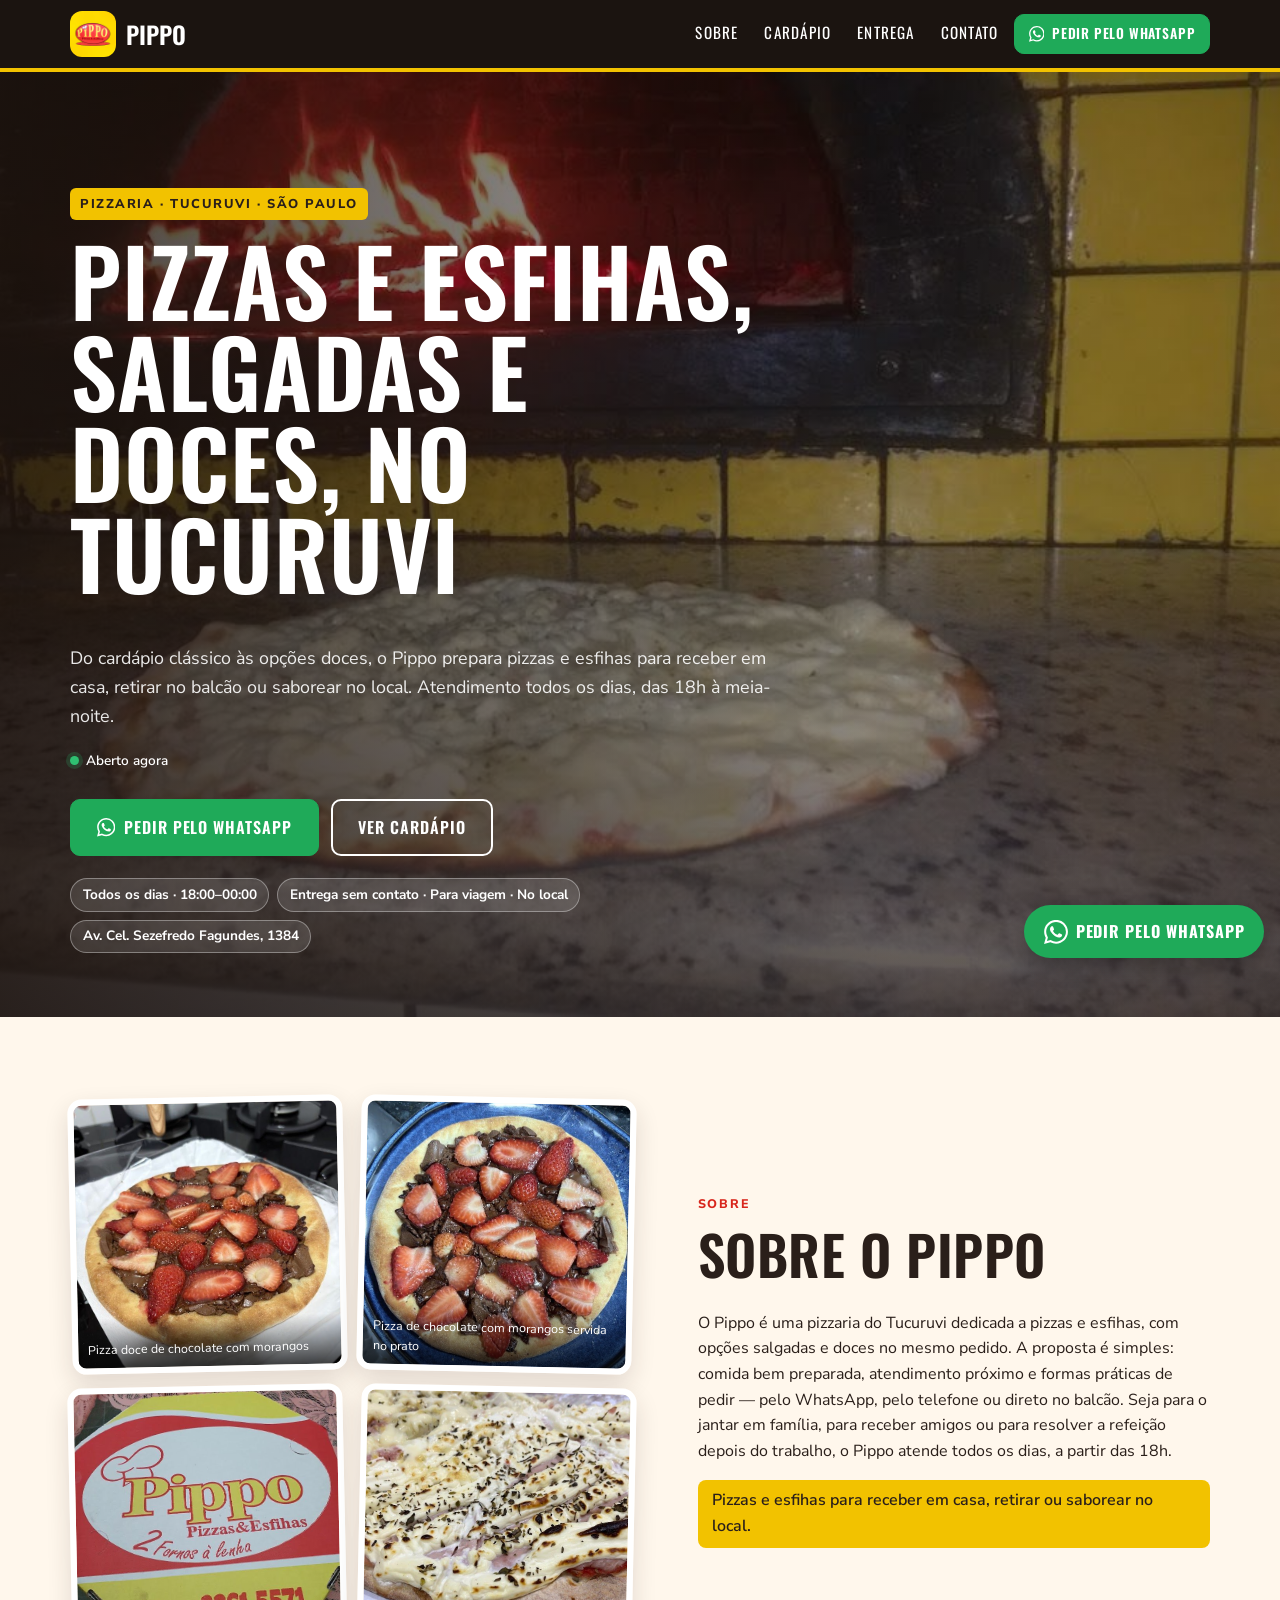
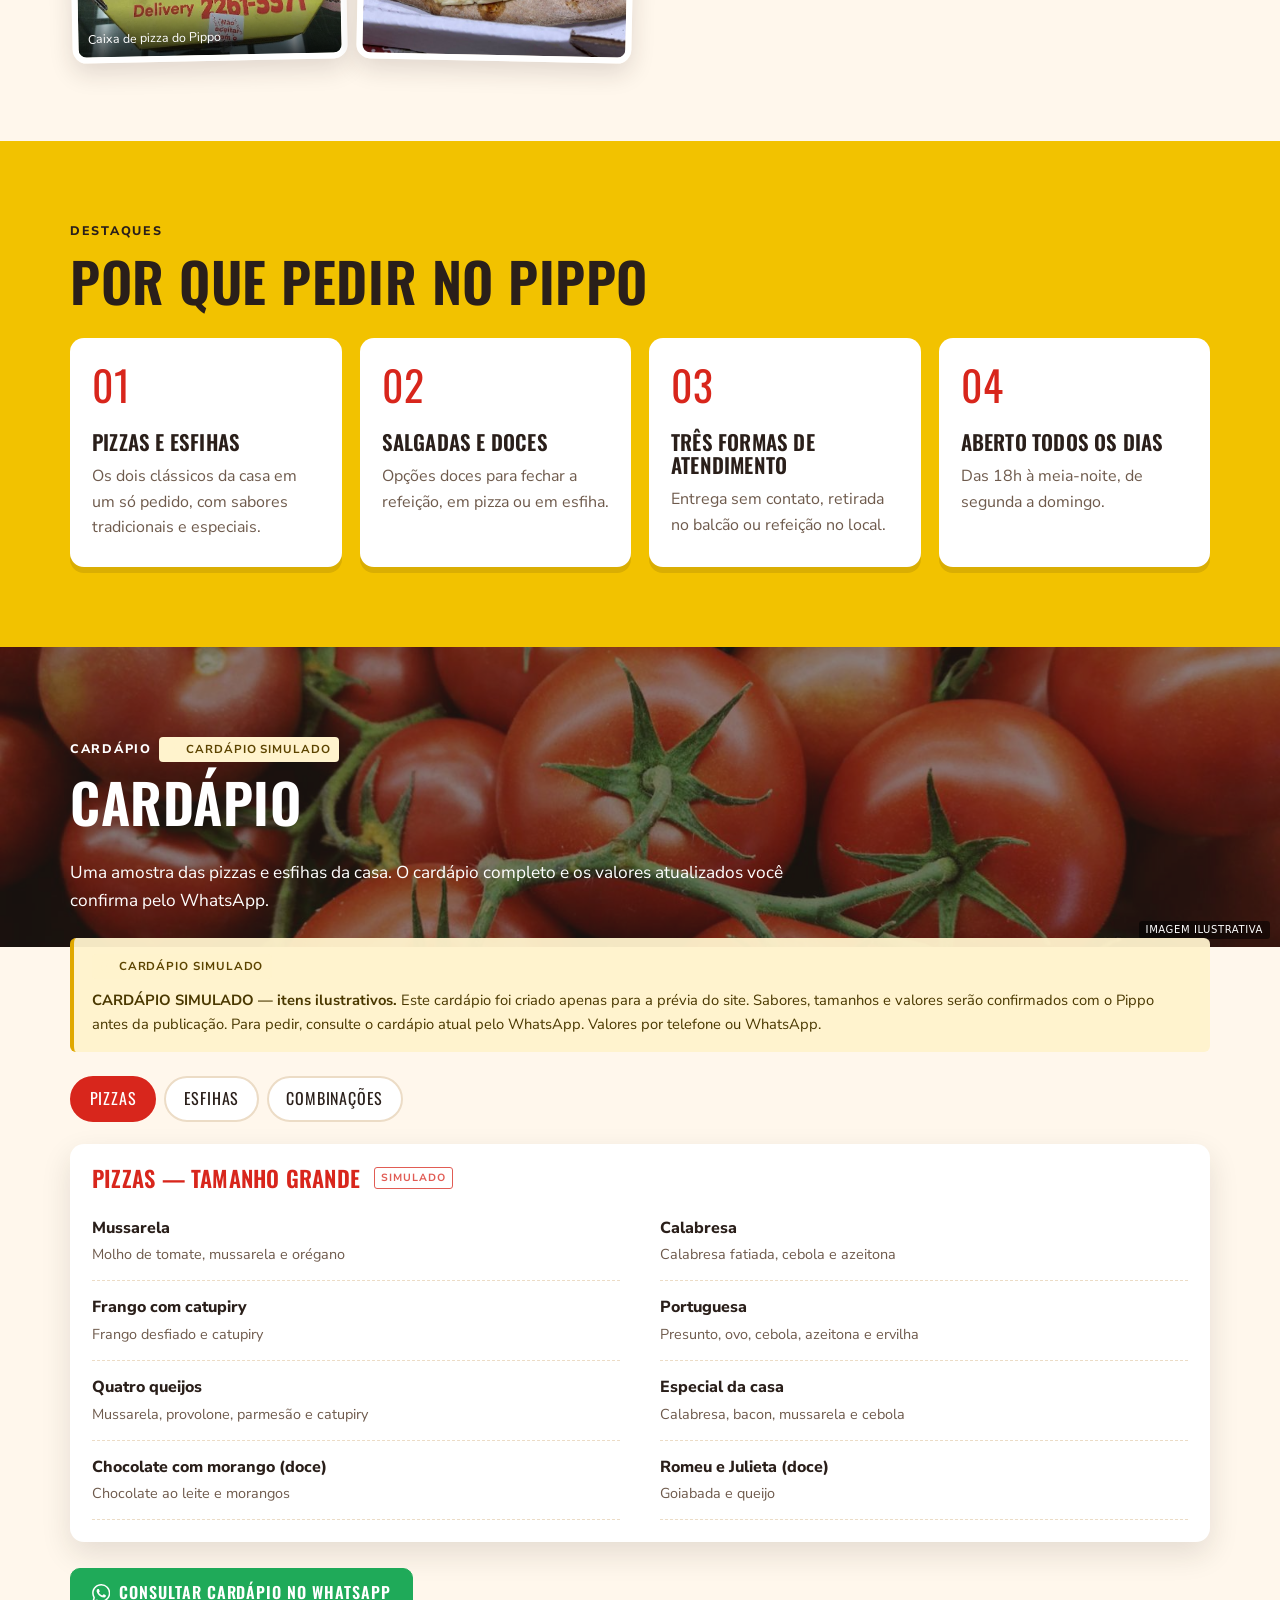
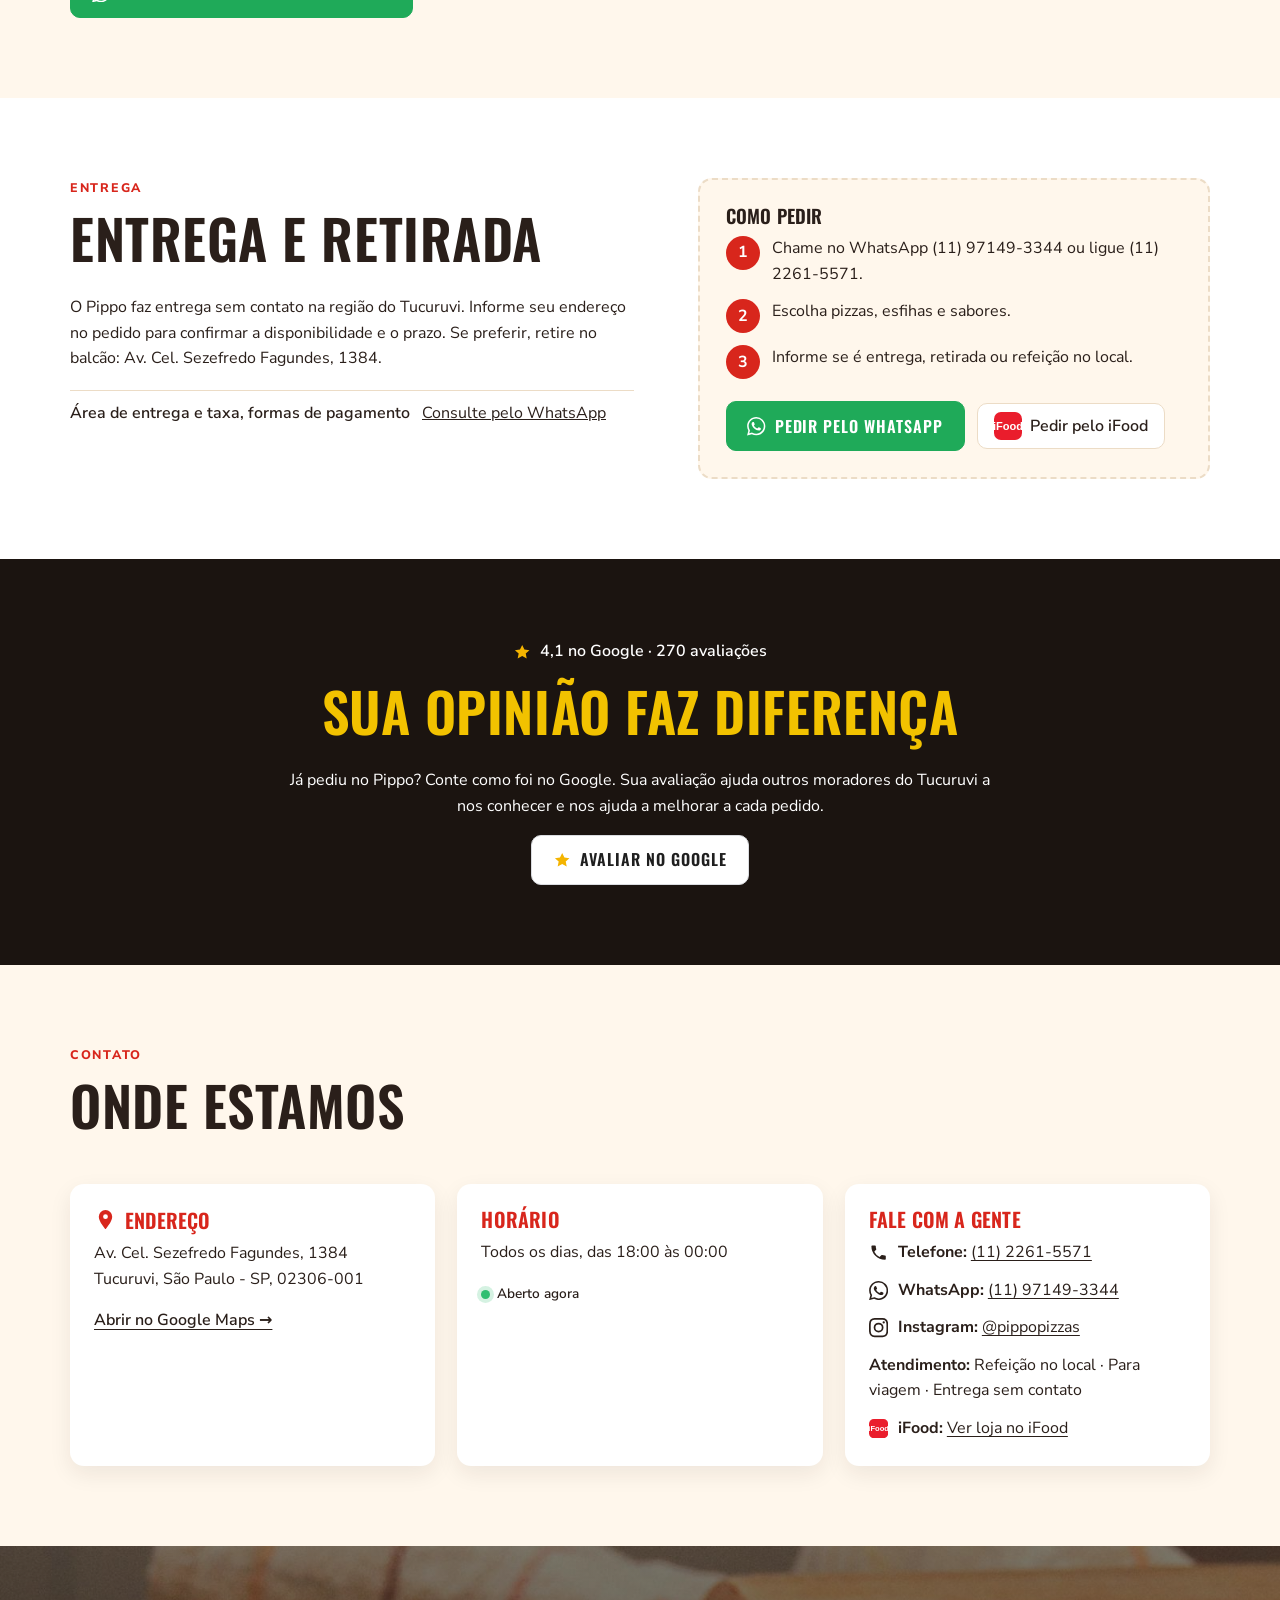
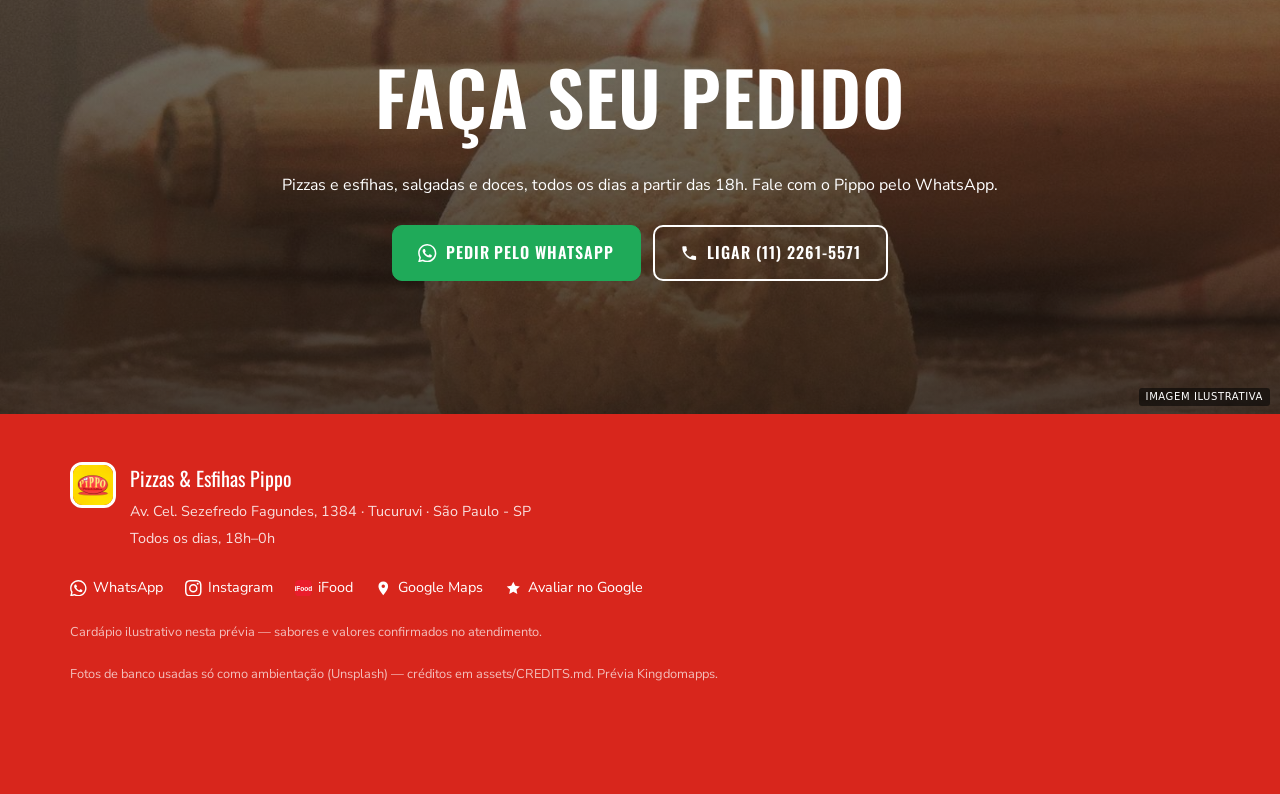
<file: v3/index.html>
<!DOCTYPE html>
<html lang="pt-BR">
<head>
<meta charset="UTF-8" />
<meta name="viewport" content="width=device-width, initial-scale=1" />
<meta name="robots" content="noindex, nofollow" />
<title>Pizzas &amp;amp; Esfihas Pippo | Pizzaria no Tucuruvi, São Paulo</title>
<meta name="description" content="Pizzas e esfihas salgadas e doces no Tucuruvi, Zona Norte de São Paulo. Entrega sem contato, retirada e refeição no local. Todos os dias, das 18h à 0h. Peça pelo WhatsApp." />
<meta name="theme-color" content="#1b1410" />
<link rel="preconnect" href="https://fonts.googleapis.com" />
<link rel="preconnect" href="https://fonts.gstatic.com" crossorigin />
<link rel="stylesheet" href="https://fonts.googleapis.com/css2?family=Oswald:wght@500;600;700&family=Nunito+Sans:wght@400;600;700&display=swap" />
<link rel="stylesheet" href="../assets/base.css" />
<link rel="stylesheet" href="../assets/skin-c.css" />
<style>:root{--brand:#d8261c;--brand2:#f2c200;--brand-ink:#1b1410}</style>
</head>
<body class="skin-c" data-hours='{"0": [[18, 24]], "1": [[18, 24]], "2": [[18, 24]], "3": [[18, 24]], "4": [[18, 24]], "5": [[18, 24]], "6": [[18, 24]]}' data-hours-unknown='[]'>
<!-- Kingdomapps · base institucional única · skin C (Trattoria calorosa) · copy: copy.md -->
<a class="skip" href="#conteudo">Pular para o conteúdo</a>
<header class="site-header" id="header">
  <div class="wrap header-inner">
    <a class="brand" href="#topo" aria-label="Pippo — início"><img class="brand-logo" src="../assets/img/logo.jpg" width="400" height="400" alt="Logotipo Pizzas &amp; Esfihas Pippo" /><span class="brand-word">Pippo</span></a>
    <nav class="site-nav" id="site-nav" aria-label="Principal">
      <ul><li><a href="#sobre">Sobre</a></li><li><a href="#cardapio">Cardápio</a></li><li><a href="#entrega">Entrega</a></li><li><a href="#contato">Contato</a></li></ul>
    </nav>
    <a class="btn btn-wa btn-sm header-cta" href="https://wa.me/5511971493344?text=Ol%C3%A1%21%20Vim%20pelo%20site%20e%20gostaria%20de%20fazer%20um%20pedido." target="_blank" rel="noopener"><svg viewBox="0 0 24 24" aria-hidden="true" focusable="false"><path fill="currentColor" d="M17.47 14.38c-.3-.15-1.76-.87-2.03-.97-.27-.1-.47-.15-.67.15-.2.3-.77.97-.94 1.16-.17.2-.35.22-.64.07-.3-.15-1.26-.46-2.39-1.47-.88-.79-1.48-1.76-1.65-2.06-.17-.3-.02-.46.13-.6.13-.14.3-.35.45-.52.15-.17.2-.3.3-.5.1-.2.05-.37-.03-.52-.07-.15-.67-1.61-.92-2.2-.24-.58-.49-.5-.67-.51h-.57c-.2 0-.52.07-.8.37-.27.3-1.04 1.02-1.04 2.48s1.07 2.88 1.21 3.07c.15.2 2.1 3.2 5.08 4.49.71.31 1.26.49 1.7.63.71.22 1.36.19 1.87.12.57-.09 1.76-.72 2-1.41.25-.7.25-1.29.18-1.41-.08-.13-.27-.2-.57-.35zM12.05 21.78a9.87 9.87 0 0 1-5.03-1.38l-.36-.21-3.74.98 1-3.65-.24-.37a9.86 9.86 0 0 1-1.51-5.26c0-5.45 4.44-9.88 9.89-9.88 2.64 0 5.12 1.03 6.99 2.9a9.83 9.83 0 0 1 2.89 6.99c0 5.45-4.44 9.88-9.89 9.88zm8.41-18.3A11.82 11.82 0 0 0 12.05 0C5.5 0 .16 5.34.16 11.89c0 2.1.55 4.14 1.59 5.95L.06 24l6.3-1.65a11.88 11.88 0 0 0 5.69 1.45c6.55 0 11.89-5.34 11.89-11.89 0-3.18-1.24-6.17-3.48-8.41z"/></svg><span>Pedir pelo WhatsApp</span></a>
    <button class="nav-toggle" type="button" aria-expanded="false" aria-controls="site-nav"><span class="sr-only">Abrir menu</span><span class="bars" aria-hidden="true"></span></button>
  </div>
</header>
<main id="conteudo">
<section class="hero" id="topo" aria-labelledby="hero-title">
  <figure class="hero-media"><img src="../assets/img/fotos-foto-3.jpg" width="1200" height="675" alt="Pizza no forno da casa" fetchpriority="high" /></figure>
  <div class="wrap hero-inner">
    <div class="hero-copy">
      <p class="eyebrow">Pizzaria · Tucuruvi · São Paulo</p>
      <h1 id="hero-title">Pizzas e esfihas, salgadas e doces, no Tucuruvi</h1>
      <p class="lead">Do cardápio clássico às opções doces, o Pippo prepara pizzas e esfihas para receber em casa, retirar no balcão ou saborear no local. Atendimento todos os dias, das 18h à meia-noite.</p>
      <p class="open-badge" data-open-badge hidden></p>
      <div class="hero-ctas">
        <a class="btn btn-wa btn-lg" href="https://wa.me/5511971493344?text=Ol%C3%A1%21%20Vim%20pelo%20site%20e%20gostaria%20de%20fazer%20um%20pedido." target="_blank" rel="noopener"><svg viewBox="0 0 24 24" aria-hidden="true" focusable="false"><path fill="currentColor" d="M17.47 14.38c-.3-.15-1.76-.87-2.03-.97-.27-.1-.47-.15-.67.15-.2.3-.77.97-.94 1.16-.17.2-.35.22-.64.07-.3-.15-1.26-.46-2.39-1.47-.88-.79-1.48-1.76-1.65-2.06-.17-.3-.02-.46.13-.6.13-.14.3-.35.45-.52.15-.17.2-.3.3-.5.1-.2.05-.37-.03-.52-.07-.15-.67-1.61-.92-2.2-.24-.58-.49-.5-.67-.51h-.57c-.2 0-.52.07-.8.37-.27.3-1.04 1.02-1.04 2.48s1.07 2.88 1.21 3.07c.15.2 2.1 3.2 5.08 4.49.71.31 1.26.49 1.7.63.71.22 1.36.19 1.87.12.57-.09 1.76-.72 2-1.41.25-.7.25-1.29.18-1.41-.08-.13-.27-.2-.57-.35zM12.05 21.78a9.87 9.87 0 0 1-5.03-1.38l-.36-.21-3.74.98 1-3.65-.24-.37a9.86 9.86 0 0 1-1.51-5.26c0-5.45 4.44-9.88 9.89-9.88 2.64 0 5.12 1.03 6.99 2.9a9.83 9.83 0 0 1 2.89 6.99c0 5.45-4.44 9.88-9.89 9.88zm8.41-18.3A11.82 11.82 0 0 0 12.05 0C5.5 0 .16 5.34.16 11.89c0 2.1.55 4.14 1.59 5.95L.06 24l6.3-1.65a11.88 11.88 0 0 0 5.69 1.45c6.55 0 11.89-5.34 11.89-11.89 0-3.18-1.24-6.17-3.48-8.41z"/></svg><span>Pedir pelo WhatsApp</span></a>
        <a class="btn btn-ghost btn-lg" href="#cardapio">Ver cardápio</a>
      </div>
      <ul class="chips"><li>Todos os dias · 18:00–00:00</li><li>Entrega sem contato · Para viagem · No local</li><li>Av. Cel. Sezefredo Fagundes, 1384</li></ul>
    </div>
  </div>
</section>
<section class="sec sobre" id="sobre" aria-labelledby="sobre-title">
  <div class="wrap sobre-grid">
    <div class="sobre-copy">
      <p class="kicker">Sobre</p>
      <h2 id="sobre-title">Sobre o Pippo</h2>
      <p>O Pippo é uma pizzaria do Tucuruvi dedicada a pizzas e esfihas, com opções salgadas e doces no mesmo pedido. A proposta é simples: comida bem preparada, atendimento próximo e formas práticas de pedir — pelo WhatsApp, pelo telefone ou direto no balcão. Seja para o jantar em família, para receber amigos ou para resolver a refeição depois do trabalho, o Pippo atende todos os dias, a partir das 18h.</p>
      <p class="apoio">Pizzas e esfihas para receber em casa, retirar ou saborear no local.</p>
    </div>
    <div class="gallery" aria-label="Fotos de Pippo"><figure class="g-item g-1"><img src="../assets/img/fotos-foto-2.jpg" width="675" height="900" alt="Pizza doce de chocolate com morangos" loading="lazy" decoding="async" /><figcaption>Pizza doce de chocolate com morangos</figcaption></figure><figure class="g-item g-2"><img src="../assets/img/fotos-foto-4.jpg" width="675" height="900" alt="Pizza de chocolate com morangos servida no prato" loading="lazy" decoding="async" /><figcaption>Pizza de chocolate com morangos servida no prato</figcaption></figure><figure class="g-item g-3"><img src="../assets/img/fotos-foto-1.jpg" width="675" height="900" alt="Caixa de pizza do Pippo" loading="lazy" decoding="async" /><figcaption>Caixa de pizza do Pippo</figcaption></figure><figure class="g-item g-4"><img src="../assets/img/logo-logo.jpg" width="1200" height="721" alt="Pizza do Pippo" loading="lazy" decoding="async" /></figure></div>
  </div>
</section>
<section class="sec destaques" id="destaques" aria-labelledby="dest-title">
  <div class="wrap">
    <p class="kicker">Destaques</p>
    <h2 id="dest-title">Por que pedir no Pippo</h2>
    <ul class="feats"><li class="feat"><span class="feat-n" aria-hidden="true">01</span><h3>Pizzas e esfihas</h3><p>Os dois clássicos da casa em um só pedido, com sabores tradicionais e especiais.</p></li><li class="feat"><span class="feat-n" aria-hidden="true">02</span><h3>Salgadas e doces</h3><p>Opções doces para fechar a refeição, em pizza ou em esfiha.</p></li><li class="feat"><span class="feat-n" aria-hidden="true">03</span><h3>Três formas de atendimento</h3><p>Entrega sem contato, retirada no balcão ou refeição no local.</p></li><li class="feat"><span class="feat-n" aria-hidden="true">04</span><h3>Aberto todos os dias</h3><p>Das 18h à meia-noite, de segunda a domingo.</p></li></ul>
  </div>
</section>
<section class="sec cardapio" id="cardapio" aria-labelledby="menu-title">
  <div class="amb amb-menu" style="--amb:url('../assets/img/ambiente-tomatoes-wood.jpg')" aria-hidden="true"><span class="amb-tag">Imagem ilustrativa</span></div>
  <div class="wrap">
    <div class="menu-head">
      <p class="kicker">Cardápio <span class="sim-badge">Cardápio simulado</span></p>
      <h2 id="menu-title">Cardápio</h2>
      <p class="lead">Uma amostra das pizzas e esfihas da casa. O cardápio completo e os valores atualizados você confirma pelo WhatsApp.</p>
    </div>
    <div class="sim-notice" role="note"><span class="sim-badge">Cardápio simulado</span><p><strong>CARDÁPIO SIMULADO — itens ilustrativos.</strong> Este cardápio foi criado apenas para a prévia do site. Sabores, tamanhos e valores serão confirmados com o Pippo antes da publicação. Para pedir, consulte o cardápio atual pelo WhatsApp. Valores por telefone ou WhatsApp.</p></div>
    <div class="menu-tabs" role="tablist" aria-label="Categorias do cardápio"><button type="button" role="tab" id="tab-0" aria-controls="menu-0" aria-selected="true">Pizzas</button><button type="button" role="tab" id="tab-1" aria-controls="menu-1" aria-selected="false" tabindex="-1">Esfihas</button><button type="button" role="tab" id="tab-2" aria-controls="menu-2" aria-selected="false" tabindex="-1">Combinações</button></div>
    <div class="menu-panel" role="tabpanel" id="menu-0" aria-labelledby="tab-0" tabindex="0"><h3 class="menu-cat">Pizzas — tamanho grande <span class="sim-tag">Simulado</span></h3><ul class="menu-list"><li class="mi"><span class="mi-name">Mussarela</span><span class="mi-desc">Molho de tomate, mussarela e orégano</span></li><li class="mi"><span class="mi-name">Calabresa</span><span class="mi-desc">Calabresa fatiada, cebola e azeitona</span></li><li class="mi"><span class="mi-name">Frango com catupiry</span><span class="mi-desc">Frango desfiado e catupiry</span></li><li class="mi"><span class="mi-name">Portuguesa</span><span class="mi-desc">Presunto, ovo, cebola, azeitona e ervilha</span></li><li class="mi"><span class="mi-name">Quatro queijos</span><span class="mi-desc">Mussarela, provolone, parmesão e catupiry</span></li><li class="mi"><span class="mi-name">Especial da casa</span><span class="mi-desc">Calabresa, bacon, mussarela e cebola</span></li><li class="mi"><span class="mi-name">Chocolate com morango (doce)</span><span class="mi-desc">Chocolate ao leite e morangos</span></li><li class="mi"><span class="mi-name">Romeu e Julieta (doce)</span><span class="mi-desc">Goiabada e queijo</span></li></ul></div><div class="menu-panel" role="tabpanel" id="menu-1" aria-labelledby="tab-1" tabindex="0" hidden><h3 class="menu-cat">Esfihas — unidade <span class="sim-tag">Simulado</span></h3><ul class="menu-list"><li class="mi"><span class="mi-name">Carne</span><span class="mi-desc">Carne temperada, tomate e cebola</span></li><li class="mi"><span class="mi-name">Queijo</span><span class="mi-desc">Queijo cremoso</span></li><li class="mi"><span class="mi-name">Frango com catupiry</span><span class="mi-desc">Frango desfiado e catupiry</span></li><li class="mi"><span class="mi-name">Calabresa</span><span class="mi-desc">Calabresa e cebola</span></li><li class="mi"><span class="mi-name">Escarola com queijo</span><span class="mi-desc">Escarola refogada e mussarela</span></li><li class="mi"><span class="mi-name">Atum</span><span class="mi-desc">Atum, tomate e cebola</span></li><li class="mi"><span class="mi-name">Chocolate (doce)</span><span class="mi-desc">Chocolate ao leite</span></li><li class="mi"><span class="mi-name">Banana com canela (doce)</span><span class="mi-desc">Banana, canela e açúcar</span></li></ul></div><div class="menu-panel" role="tabpanel" id="menu-2" aria-labelledby="tab-2" tabindex="0" hidden><h3 class="menu-cat">Combinações <span class="sim-tag">Simulado</span></h3><ul class="menu-list"><li class="mi"><span class="mi-name">10 esfihas sortidas</span></li><li class="mi"><span class="mi-name">1 pizza grande + 6 esfihas</span></li><li class="mi"><span class="mi-name">2 pizzas grandes</span></li></ul></div>
    <div class="menu-cta"><a class="btn btn-wa" href="https://wa.me/5511971493344?text=Ol%C3%A1%21%20Vim%20pelo%20site%20e%20gostaria%20de%20fazer%20um%20pedido." target="_blank" rel="noopener"><svg viewBox="0 0 24 24" aria-hidden="true" focusable="false"><path fill="currentColor" d="M17.47 14.38c-.3-.15-1.76-.87-2.03-.97-.27-.1-.47-.15-.67.15-.2.3-.77.97-.94 1.16-.17.2-.35.22-.64.07-.3-.15-1.26-.46-2.39-1.47-.88-.79-1.48-1.76-1.65-2.06-.17-.3-.02-.46.13-.6.13-.14.3-.35.45-.52.15-.17.2-.3.3-.5.1-.2.05-.37-.03-.52-.07-.15-.67-1.61-.92-2.2-.24-.58-.49-.5-.67-.51h-.57c-.2 0-.52.07-.8.37-.27.3-1.04 1.02-1.04 2.48s1.07 2.88 1.21 3.07c.15.2 2.1 3.2 5.08 4.49.71.31 1.26.49 1.7.63.71.22 1.36.19 1.87.12.57-.09 1.76-.72 2-1.41.25-.7.25-1.29.18-1.41-.08-.13-.27-.2-.57-.35zM12.05 21.78a9.87 9.87 0 0 1-5.03-1.38l-.36-.21-3.74.98 1-3.65-.24-.37a9.86 9.86 0 0 1-1.51-5.26c0-5.45 4.44-9.88 9.89-9.88 2.64 0 5.12 1.03 6.99 2.9a9.83 9.83 0 0 1 2.89 6.99c0 5.45-4.44 9.88-9.89 9.88zm8.41-18.3A11.82 11.82 0 0 0 12.05 0C5.5 0 .16 5.34.16 11.89c0 2.1.55 4.14 1.59 5.95L.06 24l6.3-1.65a11.88 11.88 0 0 0 5.69 1.45c6.55 0 11.89-5.34 11.89-11.89 0-3.18-1.24-6.17-3.48-8.41z"/></svg><span>Consultar cardápio no WhatsApp</span></a></div>
  </div>
</section>
<section class="sec entrega" id="entrega" aria-labelledby="ent-title">
  <div class="wrap entrega-grid">
    <div>
      <p class="kicker">Entrega</p>
      <h2 id="ent-title">Entrega e retirada</h2>
      <p>O Pippo faz entrega sem contato na região do Tucuruvi. Informe seu endereço no pedido para confirmar a disponibilidade e o prazo. Se preferir, retire no balcão: Av. Cel. Sezefredo Fagundes, 1384.</p>
      <dl class="kv"><div><dt>Área de entrega e taxa, formas de pagamento</dt><dd><a href="https://wa.me/5511971493344?text=Ol%C3%A1%21%20Vim%20pelo%20site%20e%20gostaria%20de%20fazer%20um%20pedido." target="_blank" rel="noopener">Consulte pelo WhatsApp</a></dd></div></dl>
    </div>
    <div class="steps-box">
      <h3>Como pedir</h3><ol class="steps"><li>Chame no WhatsApp (11) 97149-3344 ou ligue (11) 2261-5571.</li><li>Escolha pizzas, esfihas e sabores.</li><li>Informe se é entrega, retirada ou refeição no local.</li></ol>
      <div class="order-links"><a class="btn btn-wa" href="https://wa.me/5511971493344?text=Ol%C3%A1%21%20Vim%20pelo%20site%20e%20gostaria%20de%20fazer%20um%20pedido." target="_blank" rel="noopener"><svg viewBox="0 0 24 24" aria-hidden="true" focusable="false"><path fill="currentColor" d="M17.47 14.38c-.3-.15-1.76-.87-2.03-.97-.27-.1-.47-.15-.67.15-.2.3-.77.97-.94 1.16-.17.2-.35.22-.64.07-.3-.15-1.26-.46-2.39-1.47-.88-.79-1.48-1.76-1.65-2.06-.17-.3-.02-.46.13-.6.13-.14.3-.35.45-.52.15-.17.2-.3.3-.5.1-.2.05-.37-.03-.52-.07-.15-.67-1.61-.92-2.2-.24-.58-.49-.5-.67-.51h-.57c-.2 0-.52.07-.8.37-.27.3-1.04 1.02-1.04 2.48s1.07 2.88 1.21 3.07c.15.2 2.1 3.2 5.08 4.49.71.31 1.26.49 1.7.63.71.22 1.36.19 1.87.12.57-.09 1.76-.72 2-1.41.25-.7.25-1.29.18-1.41-.08-.13-.27-.2-.57-.35zM12.05 21.78a9.87 9.87 0 0 1-5.03-1.38l-.36-.21-3.74.98 1-3.65-.24-.37a9.86 9.86 0 0 1-1.51-5.26c0-5.45 4.44-9.88 9.89-9.88 2.64 0 5.12 1.03 6.99 2.9a9.83 9.83 0 0 1 2.89 6.99c0 5.45-4.44 9.88-9.89 9.88zm8.41-18.3A11.82 11.82 0 0 0 12.05 0C5.5 0 .16 5.34.16 11.89c0 2.1.55 4.14 1.59 5.95L.06 24l6.3-1.65a11.88 11.88 0 0 0 5.69 1.45c6.55 0 11.89-5.34 11.89-11.89 0-3.18-1.24-6.17-3.48-8.41z"/></svg><span>Pedir pelo WhatsApp</span></a><a class="app-link app-ifood" href="https://www.ifood.com.br/delivery/sao-paulo-sp/pippo-pizzas--esfihas-tucuruvi/231af40e-004a-4730-8547-c0e304973b74" target="_blank" rel="noopener"><svg viewBox="0 0 24 24" aria-hidden="true" focusable="false"><rect width="24" height="24" rx="6" fill="#ea1d2c"/><text x="12" y="15.6" text-anchor="middle" font-family="Arial,Helvetica,sans-serif" font-weight="700" font-size="9.5" fill="#fff">iFood</text></svg><span>Pedir pelo iFood</span></a></div>
    </div>
  </div>
</section>
<section class="sec avaliar review-band" id="avaliar" aria-labelledby="av-title">
  <div class="wrap avaliar-inner">
    <p class="selo"><svg viewBox="0 0 24 24" aria-hidden="true" focusable="false"><path fill="currentColor" d="M12 2.5l2.9 6 6.6.8-4.9 4.5 1.3 6.5L12 17.1l-5.9 3.2 1.3-6.5L2.5 9.3l6.6-.8z"/></svg><span>4,1 no Google · 270 avaliações</span></p>
    <h2 id="av-title">Sua opinião faz diferença</h2>
    <p>Já pediu no Pippo? Conte como foi no Google. Sua avaliação ajuda outros moradores do Tucuruvi a nos conhecer e nos ajuda a melhorar a cada pedido.</p>
    <a class="btn btn-review" href="https://search.google.com/local/writereview?placeid=ChIJ1ygYt2T2zpQRakysqaler_M" target="_blank" rel="noopener"><svg viewBox="0 0 24 24" aria-hidden="true" focusable="false"><path fill="currentColor" d="M12 2.5l2.9 6 6.6.8-4.9 4.5 1.3 6.5L12 17.1l-5.9 3.2 1.3-6.5L2.5 9.3l6.6-.8z"/></svg><span>Avaliar no Google</span></a>
  </div>
</section>
<section class="sec contato" id="contato" aria-labelledby="ct-title">
  <div class="wrap contato-grid">
    <div class="ct-head">
      <p class="kicker">Contato</p>
      <h2 id="ct-title">Onde estamos</h2>
      
    </div>
    <div class="ct-card">
      <h3><svg viewBox="0 0 24 24" aria-hidden="true" focusable="false"><path fill="currentColor" d="M12 2a7 7 0 0 0-7 7c0 5.25 7 13 7 13s7-7.75 7-13a7 7 0 0 0-7-7zm0 9.5a2.5 2.5 0 1 1 0-5 2.5 2.5 0 0 1 0 5z"/></svg><span>Endereço</span></h3>
      <p>Av. Cel. Sezefredo Fagundes, 1384<br />Tucuruvi, São Paulo - SP, 02306-001</p>
      <a class="text-link" href="https://www.google.com/maps/place/Pizzas%26Esfihas+Pippo/data=!4m7!3m6!1s0x94cef664b71828d7:0xf3af5ea9a9ac4c6a!8m2!3d-23.466982!4d-46.6034698!16s%2Fg%2F11b8zw6lcs" target="_blank" rel="noopener">Abrir no Google Maps →</a>
    </div>
    <div class="ct-card">
      <h3>Horário</h3>
      <p>Todos os dias, das 18:00 às 00:00</p>
      <p class="open-badge" data-open-badge hidden></p>
    </div>
    <div class="ct-card">
      <h3>Fale com a gente</h3>
      <ul class="ct-list"><li><svg viewBox="0 0 24 24" aria-hidden="true" focusable="false"><path fill="currentColor" d="M6.6 10.8a15.1 15.1 0 0 0 6.6 6.6l2.2-2.2a1 1 0 0 1 1-.25 11.4 11.4 0 0 0 3.6.57 1 1 0 0 1 1 1V20a1 1 0 0 1-1 1A17 17 0 0 1 3 4a1 1 0 0 1 1-1h3.5a1 1 0 0 1 1 1c0 1.25.2 2.45.57 3.57a1 1 0 0 1-.25 1z"/></svg><span><strong>Telefone:</strong> <a href="tel:+551122615571">(11) 2261-5571</a></span></li><li><svg viewBox="0 0 24 24" aria-hidden="true" focusable="false"><path fill="currentColor" d="M17.47 14.38c-.3-.15-1.76-.87-2.03-.97-.27-.1-.47-.15-.67.15-.2.3-.77.97-.94 1.16-.17.2-.35.22-.64.07-.3-.15-1.26-.46-2.39-1.47-.88-.79-1.48-1.76-1.65-2.06-.17-.3-.02-.46.13-.6.13-.14.3-.35.45-.52.15-.17.2-.3.3-.5.1-.2.05-.37-.03-.52-.07-.15-.67-1.61-.92-2.2-.24-.58-.49-.5-.67-.51h-.57c-.2 0-.52.07-.8.37-.27.3-1.04 1.02-1.04 2.48s1.07 2.88 1.21 3.07c.15.2 2.1 3.2 5.08 4.49.71.31 1.26.49 1.7.63.71.22 1.36.19 1.87.12.57-.09 1.76-.72 2-1.41.25-.7.25-1.29.18-1.41-.08-.13-.27-.2-.57-.35zM12.05 21.78a9.87 9.87 0 0 1-5.03-1.38l-.36-.21-3.74.98 1-3.65-.24-.37a9.86 9.86 0 0 1-1.51-5.26c0-5.45 4.44-9.88 9.89-9.88 2.64 0 5.12 1.03 6.99 2.9a9.83 9.83 0 0 1 2.89 6.99c0 5.45-4.44 9.88-9.89 9.88zm8.41-18.3A11.82 11.82 0 0 0 12.05 0C5.5 0 .16 5.34.16 11.89c0 2.1.55 4.14 1.59 5.95L.06 24l6.3-1.65a11.88 11.88 0 0 0 5.69 1.45c6.55 0 11.89-5.34 11.89-11.89 0-3.18-1.24-6.17-3.48-8.41z"/></svg><span><strong>WhatsApp:</strong> <a href="https://wa.me/5511971493344?text=Ol%C3%A1%21%20Vim%20pelo%20site%20e%20gostaria%20de%20fazer%20um%20pedido." target="_blank" rel="noopener">(11) 97149-3344</a></span></li><li><svg viewBox="0 0 24 24" aria-hidden="true" focusable="false"><path fill="currentColor" d="M12 2.2c3.2 0 3.58.01 4.85.07 3.25.15 4.77 1.69 4.92 4.92.06 1.27.07 1.65.07 4.85s-.01 3.58-.07 4.85c-.15 3.23-1.66 4.77-4.92 4.92-1.27.06-1.65.07-4.85.07s-3.58-.01-4.85-.07c-3.26-.15-4.77-1.7-4.92-4.92C2.17 15.58 2.16 15.2 2.16 12s.01-3.58.07-4.85C2.38 3.92 3.9 2.38 7.15 2.23 8.42 2.17 8.8 2.16 12 2.16zM12 0C8.74 0 8.33.01 7.05.07 2.7.27.27 2.69.07 7.05.01 8.33 0 8.74 0 12s.01 3.67.07 4.95c.2 4.36 2.62 6.78 6.98 6.98C8.33 23.99 8.74 24 12 24s3.67-.01 4.95-.07c4.35-.2 6.78-2.62 6.98-6.98.06-1.28.07-1.69.07-4.95s-.01-3.67-.07-4.95c-.2-4.35-2.62-6.78-6.98-6.98C15.67.01 15.26 0 12 0zm0 5.84a6.16 6.16 0 1 0 0 12.32 6.16 6.16 0 0 0 0-12.32zM12 16a4 4 0 1 1 0-8 4 4 0 0 1 0 8zm6.4-11.85a1.44 1.44 0 1 0 0 2.88 1.44 1.44 0 0 0 0-2.88z"/></svg><span><strong>Instagram:</strong> <a href="https://instagram.com/pippopizzas" target="_blank" rel="noopener">@pippopizzas</a></span></li><li class="atend"><span><strong>Atendimento:</strong> Refeição no local · Para viagem · Entrega sem contato</span></li><li><svg viewBox="0 0 24 24" aria-hidden="true" focusable="false"><rect width="24" height="24" rx="6" fill="#ea1d2c"/><text x="12" y="15.6" text-anchor="middle" font-family="Arial,Helvetica,sans-serif" font-weight="700" font-size="9.5" fill="#fff">iFood</text></svg><span><strong>iFood:</strong> <a href="https://www.ifood.com.br/delivery/sao-paulo-sp/pippo-pizzas--esfihas-tucuruvi/231af40e-004a-4730-8547-c0e304973b74" target="_blank" rel="noopener">Ver loja no iFood</a></span></li></ul>
    </div>
  </div>
</section>
<section class="sec cta-final cta-band" id="cta-final" aria-labelledby="cta-title">
  <div class="amb amb-cta" style="--amb:url('../assets/img/ambiente-dough.jpg')" aria-hidden="true"><span class="amb-tag">Imagem ilustrativa</span></div>
  <div class="wrap cta-inner">
    <h2 id="cta-title">Faça seu pedido</h2>
    <p>Pizzas e esfihas, salgadas e doces, todos os dias a partir das 18h. Fale com o Pippo pelo WhatsApp.</p>
    <div class="hero-ctas"><a class="btn btn-wa btn-lg" href="https://wa.me/5511971493344?text=Ol%C3%A1%21%20Vim%20pelo%20site%20e%20gostaria%20de%20fazer%20um%20pedido." target="_blank" rel="noopener"><svg viewBox="0 0 24 24" aria-hidden="true" focusable="false"><path fill="currentColor" d="M17.47 14.38c-.3-.15-1.76-.87-2.03-.97-.27-.1-.47-.15-.67.15-.2.3-.77.97-.94 1.16-.17.2-.35.22-.64.07-.3-.15-1.26-.46-2.39-1.47-.88-.79-1.48-1.76-1.65-2.06-.17-.3-.02-.46.13-.6.13-.14.3-.35.45-.52.15-.17.2-.3.3-.5.1-.2.05-.37-.03-.52-.07-.15-.67-1.61-.92-2.2-.24-.58-.49-.5-.67-.51h-.57c-.2 0-.52.07-.8.37-.27.3-1.04 1.02-1.04 2.48s1.07 2.88 1.21 3.07c.15.2 2.1 3.2 5.08 4.49.71.31 1.26.49 1.7.63.71.22 1.36.19 1.87.12.57-.09 1.76-.72 2-1.41.25-.7.25-1.29.18-1.41-.08-.13-.27-.2-.57-.35zM12.05 21.78a9.87 9.87 0 0 1-5.03-1.38l-.36-.21-3.74.98 1-3.65-.24-.37a9.86 9.86 0 0 1-1.51-5.26c0-5.45 4.44-9.88 9.89-9.88 2.64 0 5.12 1.03 6.99 2.9a9.83 9.83 0 0 1 2.89 6.99c0 5.45-4.44 9.88-9.89 9.88zm8.41-18.3A11.82 11.82 0 0 0 12.05 0C5.5 0 .16 5.34.16 11.89c0 2.1.55 4.14 1.59 5.95L.06 24l6.3-1.65a11.88 11.88 0 0 0 5.69 1.45c6.55 0 11.89-5.34 11.89-11.89 0-3.18-1.24-6.17-3.48-8.41z"/></svg><span>Pedir pelo WhatsApp</span></a><a class="btn btn-ghost btn-lg" href="tel:+551122615571"><svg viewBox="0 0 24 24" aria-hidden="true" focusable="false"><path fill="currentColor" d="M6.6 10.8a15.1 15.1 0 0 0 6.6 6.6l2.2-2.2a1 1 0 0 1 1-.25 11.4 11.4 0 0 0 3.6.57 1 1 0 0 1 1 1V20a1 1 0 0 1-1 1A17 17 0 0 1 3 4a1 1 0 0 1 1-1h3.5a1 1 0 0 1 1 1c0 1.25.2 2.45.57 3.57a1 1 0 0 1-.25 1z"/></svg><span>Ligar (11) 2261-5571</span></a></div>
  </div>
</section>
</main>
<footer class="site-footer">
  <div class="wrap footer-inner">
    <div class="f-brand"><img class="brand-logo" src="../assets/img/logo.jpg" width="400" height="400" alt="Logotipo Pizzas &amp; Esfihas Pippo" /><div><p class="f-name">Pizzas &amp; Esfihas Pippo</p><p>Av. Cel. Sezefredo Fagundes, 1384 · Tucuruvi · São Paulo - SP</p><p>Todos os dias, 18h–0h</p></div></div>
    <nav class="f-links" aria-label="Links"><a href="https://wa.me/5511971493344?text=Ol%C3%A1%21%20Vim%20pelo%20site%20e%20gostaria%20de%20fazer%20um%20pedido." target="_blank" rel="noopener"><svg viewBox="0 0 24 24" aria-hidden="true" focusable="false"><path fill="currentColor" d="M17.47 14.38c-.3-.15-1.76-.87-2.03-.97-.27-.1-.47-.15-.67.15-.2.3-.77.97-.94 1.16-.17.2-.35.22-.64.07-.3-.15-1.26-.46-2.39-1.47-.88-.79-1.48-1.76-1.65-2.06-.17-.3-.02-.46.13-.6.13-.14.3-.35.45-.52.15-.17.2-.3.3-.5.1-.2.05-.37-.03-.52-.07-.15-.67-1.61-.92-2.2-.24-.58-.49-.5-.67-.51h-.57c-.2 0-.52.07-.8.37-.27.3-1.04 1.02-1.04 2.48s1.07 2.88 1.21 3.07c.15.2 2.1 3.2 5.08 4.49.71.31 1.26.49 1.7.63.71.22 1.36.19 1.87.12.57-.09 1.76-.72 2-1.41.25-.7.25-1.29.18-1.41-.08-.13-.27-.2-.57-.35zM12.05 21.78a9.87 9.87 0 0 1-5.03-1.38l-.36-.21-3.74.98 1-3.65-.24-.37a9.86 9.86 0 0 1-1.51-5.26c0-5.45 4.44-9.88 9.89-9.88 2.64 0 5.12 1.03 6.99 2.9a9.83 9.83 0 0 1 2.89 6.99c0 5.45-4.44 9.88-9.89 9.88zm8.41-18.3A11.82 11.82 0 0 0 12.05 0C5.5 0 .16 5.34.16 11.89c0 2.1.55 4.14 1.59 5.95L.06 24l6.3-1.65a11.88 11.88 0 0 0 5.69 1.45c6.55 0 11.89-5.34 11.89-11.89 0-3.18-1.24-6.17-3.48-8.41z"/></svg><span>WhatsApp</span></a><a href="https://instagram.com/pippopizzas" target="_blank" rel="noopener"><svg viewBox="0 0 24 24" aria-hidden="true" focusable="false"><path fill="currentColor" d="M12 2.2c3.2 0 3.58.01 4.85.07 3.25.15 4.77 1.69 4.92 4.92.06 1.27.07 1.65.07 4.85s-.01 3.58-.07 4.85c-.15 3.23-1.66 4.77-4.92 4.92-1.27.06-1.65.07-4.85.07s-3.58-.01-4.85-.07c-3.26-.15-4.77-1.7-4.92-4.92C2.17 15.58 2.16 15.2 2.16 12s.01-3.58.07-4.85C2.38 3.92 3.9 2.38 7.15 2.23 8.42 2.17 8.8 2.16 12 2.16zM12 0C8.74 0 8.33.01 7.05.07 2.7.27.27 2.69.07 7.05.01 8.33 0 8.74 0 12s.01 3.67.07 4.95c.2 4.36 2.62 6.78 6.98 6.98C8.33 23.99 8.74 24 12 24s3.67-.01 4.95-.07c4.35-.2 6.78-2.62 6.98-6.98.06-1.28.07-1.69.07-4.95s-.01-3.67-.07-4.95c-.2-4.35-2.62-6.78-6.98-6.98C15.67.01 15.26 0 12 0zm0 5.84a6.16 6.16 0 1 0 0 12.32 6.16 6.16 0 0 0 0-12.32zM12 16a4 4 0 1 1 0-8 4 4 0 0 1 0 8zm6.4-11.85a1.44 1.44 0 1 0 0 2.88 1.44 1.44 0 0 0 0-2.88z"/></svg><span>Instagram</span></a><a href="https://www.ifood.com.br/delivery/sao-paulo-sp/pippo-pizzas--esfihas-tucuruvi/231af40e-004a-4730-8547-c0e304973b74" target="_blank" rel="noopener"><svg viewBox="0 0 24 24" aria-hidden="true" focusable="false"><rect width="24" height="24" rx="6" fill="#ea1d2c"/><text x="12" y="15.6" text-anchor="middle" font-family="Arial,Helvetica,sans-serif" font-weight="700" font-size="9.5" fill="#fff">iFood</text></svg><span>iFood</span></a><a href="https://www.google.com/maps/place/Pizzas%26Esfihas+Pippo/data=!4m7!3m6!1s0x94cef664b71828d7:0xf3af5ea9a9ac4c6a!8m2!3d-23.466982!4d-46.6034698!16s%2Fg%2F11b8zw6lcs" target="_blank" rel="noopener"><svg viewBox="0 0 24 24" aria-hidden="true" focusable="false"><path fill="currentColor" d="M12 2a7 7 0 0 0-7 7c0 5.25 7 13 7 13s7-7.75 7-13a7 7 0 0 0-7-7zm0 9.5a2.5 2.5 0 1 1 0-5 2.5 2.5 0 0 1 0 5z"/></svg><span>Google Maps</span></a><a href="https://search.google.com/local/writereview?placeid=ChIJ1ygYt2T2zpQRakysqaler_M" target="_blank" rel="noopener"><svg viewBox="0 0 24 24" aria-hidden="true" focusable="false"><path fill="currentColor" d="M12 2.5l2.9 6 6.6.8-4.9 4.5 1.3 6.5L12 17.1l-5.9 3.2 1.3-6.5L2.5 9.3l6.6-.8z"/></svg><span>Avaliar no Google</span></a></nav>
    <p class="f-note">Cardápio ilustrativo nesta prévia — sabores e valores confirmados no atendimento.</p>
    <p class="f-credit">Fotos de banco usadas só como ambientação (Unsplash) — créditos em assets/CREDITS.md. Prévia Kingdomapps.</p>
  </div>
</footer>
<a class="wa-float" href="https://wa.me/5511971493344?text=Ol%C3%A1%21%20Vim%20pelo%20site%20e%20gostaria%20de%20fazer%20um%20pedido." target="_blank" rel="noopener" aria-label="Fazer pedido pelo WhatsApp do Pippo"><svg viewBox="0 0 24 24" aria-hidden="true" focusable="false"><path fill="currentColor" d="M17.47 14.38c-.3-.15-1.76-.87-2.03-.97-.27-.1-.47-.15-.67.15-.2.3-.77.97-.94 1.16-.17.2-.35.22-.64.07-.3-.15-1.26-.46-2.39-1.47-.88-.79-1.48-1.76-1.65-2.06-.17-.3-.02-.46.13-.6.13-.14.3-.35.45-.52.15-.17.2-.3.3-.5.1-.2.05-.37-.03-.52-.07-.15-.67-1.61-.92-2.2-.24-.58-.49-.5-.67-.51h-.57c-.2 0-.52.07-.8.37-.27.3-1.04 1.02-1.04 2.48s1.07 2.88 1.21 3.07c.15.2 2.1 3.2 5.08 4.49.71.31 1.26.49 1.7.63.71.22 1.36.19 1.87.12.57-.09 1.76-.72 2-1.41.25-.7.25-1.29.18-1.41-.08-.13-.27-.2-.57-.35zM12.05 21.78a9.87 9.87 0 0 1-5.03-1.38l-.36-.21-3.74.98 1-3.65-.24-.37a9.86 9.86 0 0 1-1.51-5.26c0-5.45 4.44-9.88 9.89-9.88 2.64 0 5.12 1.03 6.99 2.9a9.83 9.83 0 0 1 2.89 6.99c0 5.45-4.44 9.88-9.89 9.88zm8.41-18.3A11.82 11.82 0 0 0 12.05 0C5.5 0 .16 5.34.16 11.89c0 2.1.55 4.14 1.59 5.95L.06 24l6.3-1.65a11.88 11.88 0 0 0 5.69 1.45c6.55 0 11.89-5.34 11.89-11.89 0-3.18-1.24-6.17-3.48-8.41z"/></svg><span>Pedir pelo WhatsApp</span></a>
<script src="../assets/site.js" defer></script>
</body>
</html>
</file>
<file: gate.css>
:root {
  --bg: #0f0e0c;
  --card: #1a1815;
  --text: #f4efe6;
  --muted: #9a9084;
  --accent: #c45c3a;
  --line: rgba(200, 180, 160, 0.15);
  --ok: #25d366;
  --font: "Segoe UI", system-ui, -apple-system, sans-serif;
}
*, *::before, *::after { box-sizing: border-box; margin: 0; padding: 0; }
body {
  min-height: 100vh;
  font-family: var(--font);
  background:
    radial-gradient(ellipse at top, rgba(196, 92, 58, 0.18), transparent 50%),
    var(--bg);
  color: var(--text);
  line-height: 1.5;
  -webkit-font-smoothing: antialiased;
}
.shell {
  width: min(100% - 2rem, 1100px);
  margin: 0 auto;
  padding: 2.5rem 0 3rem;
}
.brand-row {
  display: flex; align-items: center; justify-content: space-between;
  gap: 1rem; margin-bottom: 2rem;
}
.brand-row strong { letter-spacing: 0.04em; }
.brand-row span { color: var(--muted); font-size: 0.9rem; }

.lock {
  max-width: 420px;
  margin: 4vh auto 0;
  background: var(--card);
  border: 1px solid var(--line);
  border-radius: 18px;
  padding: 2rem 1.5rem;
  text-align: center;
}
.lock h1 {
  font-size: 1.45rem;
  margin-bottom: 0.5rem;
}
.lock p {
  color: var(--muted);
  font-size: 0.95rem;
  margin-bottom: 1.5rem;
}
.lock label {
  display: block; text-align: left; font-size: 0.8rem;
  color: var(--muted); margin-bottom: 0.4rem;
}
.lock input {
  width: 100%;
  font-size: 1.6rem;
  letter-spacing: 0.4em;
  text-align: center;
  padding: 0.85rem;
  border-radius: 12px;
  border: 1px solid var(--line);
  background: #12100e;
  color: var(--text);
  outline: none;
  margin-bottom: 0.85rem;
}
.lock input:focus { border-color: var(--accent); }
.lock button {
  width: 100%;
  padding: 0.9rem;
  border: none; border-radius: 999px;
  background: var(--accent); color: #fff;
  font-weight: 700; font-size: 0.95rem; cursor: pointer;
}
.lock button:hover { filter: brightness(1.08); }
.lock .err {
  color: #ff8a7a; font-size: 0.88rem; min-height: 1.2em;
  margin-top: 0.75rem;
}
.hidden { display: none !important; }

.gallery-head {
  margin-bottom: 1.5rem;
}
.gallery-head h1 { font-size: clamp(1.5rem, 3vw, 2rem); margin-bottom: 0.35rem; }
.gallery-head p { color: var(--muted); }

.cards {
  display: grid; gap: 1.25rem;
  grid-template-columns: 1fr;
}
.card {
  background: var(--card);
  border: 1px solid var(--line);
  border-radius: 16px;
  overflow: hidden;
  display: flex; flex-direction: column;
}
.card-preview {
  background: #0a0908;
  border-bottom: 1px solid var(--line);
  aspect-ratio: 16/10;
  position: relative;
}
.card-preview iframe {
  width: 200%; height: 200%;
  transform: scale(0.5);
  transform-origin: 0 0;
  border: 0;
  pointer-events: none;
  background: #fff;
}
.card-body { padding: 1.15rem 1.2rem 1.35rem; }
.card-body h2 { font-size: 1.1rem; margin-bottom: 0.35rem; }
.card-body p { color: var(--muted); font-size: 0.9rem; margin-bottom: 1rem; }
.card-actions { display: flex; flex-wrap: wrap; gap: 0.6rem; }
.card-actions a {
  display: inline-flex; align-items: center;
  padding: 0.6rem 1rem; border-radius: 999px;
  font-size: 0.85rem; font-weight: 650; text-decoration: none;
}
.card-actions .open {
  background: var(--accent); color: #fff;
}
.card-actions .open:hover { filter: brightness(1.08); }
.toolbar {
  display: flex; justify-content: flex-end; margin-bottom: 1rem;
}
.toolbar button {
  background: transparent; border: 1px solid var(--line);
  color: var(--muted); border-radius: 999px;
  padding: 0.45rem 0.9rem; cursor: pointer; font-size: 0.8rem;
}
.toolbar button:hover { color: var(--text); }

footer {
  margin-top: 2.5rem;
  color: var(--muted);
  font-size: 0.85rem;
  border-top: 1px solid var(--line);
  padding-top: 1.25rem;
}

@media (min-width: 900px) {
  .cards { grid-template-columns: repeat(3, 1fr); }
}
</file>
<file: assets/base.css>
/* Kingdomapps — base institucional (estrutura e mecânica comuns às 3 skins) */
*,*::before,*::after{box-sizing:border-box}
html{scroll-behavior:smooth;-webkit-text-size-adjust:100%}
body{margin:0;background:var(--bg);color:var(--ink);font-family:var(--font-body);font-size:16px;line-height:1.6;text-rendering:optimizeLegibility}
img{max-width:100%;height:auto;display:block}
a{color:inherit}
h1,h2,h3{font-family:var(--font-display);line-height:1.1;margin:0 0 .5em;font-weight:var(--display-weight,600)}
p{margin:0 0 1em}
ul,ol{margin:0;padding:0}
svg{width:1.15em;height:1.15em;flex:none}
.sr-only{position:absolute;width:1px;height:1px;overflow:hidden;clip:rect(0 0 0 0);white-space:nowrap}
.skip{position:absolute;left:12px;top:-60px;z-index:100;background:var(--ink);color:var(--bg);padding:10px 14px}
.skip:focus{top:12px}
:focus-visible{outline:3px solid var(--focus,var(--brand2));outline-offset:3px}
.wrap{width:100%;max-width:1180px;margin:0 auto;padding:0 20px}
.sec{padding:var(--sec-pad,72px) 0;position:relative}
.kicker{font-size:.78rem;letter-spacing:.18em;text-transform:uppercase;color:var(--muted);margin-bottom:.8em;display:flex;align-items:center;gap:.6em;flex-wrap:wrap}
.lead{font-size:1.08rem;color:var(--muted)}
.tbc{display:inline-block;font-size:.78em;padding:.1em .6em;border:1px dashed currentColor;border-radius:99px;opacity:.85;white-space:nowrap}
.interim-flag{margin:0;padding:8px 20px;background:#fff3cd;color:#5c4400;font:600 13px/1.4 system-ui,sans-serif;text-align:center}
/* botões */
.btn{display:inline-flex;align-items:center;justify-content:center;gap:.55em;min-height:46px;padding:.7em 1.3em;text-decoration:none;font-weight:600;border:1px solid transparent;border-radius:var(--btn-radius,6px);cursor:pointer;transition:transform .15s ease,background .2s ease,color .2s ease,border-color .2s ease;font-family:var(--font-btn,var(--font-body));letter-spacing:var(--btn-track,0);text-transform:var(--btn-case,none);font-size:var(--btn-size,.95rem)}
.btn:hover{transform:translateY(-1px)}
.btn-lg{min-height:54px;padding:.85em 1.6em}
.btn-sm{min-height:40px;padding:.5em 1em;font-size:.85rem}
.btn-wa{background:var(--wa-bg);color:var(--wa-ink);border-color:var(--wa-bg)}
.btn-wa:hover{background:var(--wa-hover,var(--wa-bg))}
.btn-ghost{background:transparent;color:inherit;border-color:currentColor}
.btn-review{background:var(--review-bg,#fff);color:var(--review-ink,#1f1f1f);border-color:var(--review-line,#dadce0)}
.btn-review svg{color:#f4b400}
/* header */
.site-header{position:sticky;top:0;z-index:50;background:var(--header-bg,var(--bg));color:var(--header-ink,var(--ink));transition:background .25s ease,box-shadow .25s ease}
.header-inner{display:flex;align-items:center;gap:16px;min-height:68px}
.brand{display:flex;align-items:center;gap:10px;text-decoration:none;margin-right:auto}
.brand-logo{width:46px;height:46px;object-fit:cover;border-radius:var(--logo-radius,50%);background:#fff}
.brand-word{font-family:var(--font-display);font-size:1.35rem;font-weight:var(--display-weight,600);line-height:1}
.site-nav ul{list-style:none;display:flex;gap:26px}
.site-nav a{text-decoration:none;font-size:.9rem}
.site-nav a:hover{text-decoration:underline;text-underline-offset:6px}
.nav-toggle{display:none;background:none;border:0;color:inherit;width:44px;height:44px;cursor:pointer;padding:0}
.nav-toggle .bars,.nav-toggle .bars::before,.nav-toggle .bars::after{display:block;width:22px;height:2px;background:currentColor;margin:auto;position:relative;transition:transform .2s ease}
.nav-toggle .bars::before,.nav-toggle .bars::after{content:"";position:absolute;left:0}
.nav-toggle .bars::before{top:-7px}.nav-toggle .bars::after{top:7px}
.nav-open .nav-toggle .bars{background:transparent}
.nav-open .nav-toggle .bars::before{transform:translateY(7px) rotate(45deg)}
.nav-open .nav-toggle .bars::after{transform:translateY(-7px) rotate(-45deg)}
@media (max-width:880px){
  .nav-toggle{display:block}
  .header-cta span{display:none}
  .header-cta{padding:.5em .7em}
  .site-nav{position:fixed;inset:68px 0 auto 0;background:var(--nav-mobile-bg,var(--bg));color:var(--ink);padding:12px 20px 24px;box-shadow:0 18px 30px rgba(0,0,0,.18);transform:translateY(-12px);opacity:0;visibility:hidden;transition:.2s ease}
  .nav-open .site-nav{transform:none;opacity:1;visibility:visible}
  .site-nav ul{flex-direction:column;gap:0}
  .site-nav a{display:block;padding:14px 0;font-size:1.05rem;border-bottom:1px solid var(--line)}
}
/* hero */
.hero{position:relative;overflow:hidden}
.hero-media{margin:0}
.hero-media img{width:100%;height:100%;object-fit:cover}
.hero-copy{position:relative}
.hero h1{font-size:clamp(2.3rem,6vw,4.4rem)}
.eyebrow{font-size:.8rem;letter-spacing:.2em;text-transform:uppercase;margin-bottom:1.1em}
.hero-ctas{display:flex;flex-wrap:wrap;gap:12px;margin:1.6em 0 1.4em}
.chips{list-style:none;display:flex;flex-wrap:wrap;gap:8px}
.chips li{font-size:.85rem;padding:.35em .85em;border:1px solid var(--chip-line,currentColor);border-radius:var(--chip-radius,99px)}
.open-badge{display:inline-flex;align-items:center;gap:.5em;font-size:.85rem;font-weight:600;margin:0}
.open-badge::before{content:"";width:9px;height:9px;border-radius:50%;background:#2fbf71;box-shadow:0 0 0 4px rgba(47,191,113,.2)}
.open-badge[hidden]{display:none}
/* sobre + galeria */
.sobre-grid{display:grid;gap:40px}
.apoio{font-weight:600}
.gallery{display:grid;grid-template-columns:repeat(2,1fr);gap:var(--gal-gap,10px)}
.g-item{margin:0;position:relative;overflow:hidden;border-radius:var(--img-radius,0)}
.g-item img{width:100%;height:100%;object-fit:cover;aspect-ratio:1/1}
.g-item figcaption{position:absolute;left:0;right:0;bottom:0;padding:22px 10px 8px;font-size:.78rem;color:#fff;background:linear-gradient(transparent,rgba(0,0,0,.72))}
@media (min-width:900px){.sobre-grid{grid-template-columns:1fr 1.15fr;align-items:center;gap:64px}}
/* destaques */
.feats{list-style:none;display:grid;gap:18px;grid-template-columns:1fr;margin-top:28px}
@media (min-width:640px){.feats{grid-template-columns:repeat(2,1fr)}}
@media (min-width:1000px){.feats{grid-template-columns:repeat(4,1fr)}}
.feat h3{font-size:1.3rem}
.feat p{margin:0;color:var(--muted)}
.feat-n{display:block;font-family:var(--font-display);font-size:1.1rem;margin-bottom:.6em;color:var(--accent)}
/* cardápio */
.cardapio{overflow:hidden}
.amb{position:absolute;inset:0;background-image:var(--amb);background-size:cover;background-position:center;z-index:0}
.amb::after{content:"";position:absolute;inset:0;background:var(--amb-overlay,rgba(0,0,0,.6))}
.amb-tag{position:absolute;right:10px;bottom:8px;z-index:2;font:500 10px/1 system-ui,sans-serif;letter-spacing:.06em;text-transform:uppercase;color:#fff;background:rgba(0,0,0,.55);padding:4px 7px;border-radius:3px}
.amb-menu{bottom:auto;height:var(--amb-menu-h,320px)}
.cardapio .wrap,.cta-final .wrap{position:relative;z-index:1}
.menu-head{max-width:720px}
.sim-badge{display:inline-flex;align-items:center;gap:.4em;font:700 .72rem/1 var(--font-body);letter-spacing:.08em;text-transform:uppercase;background:var(--sim-bg,#fff3cd);color:var(--sim-ink,#5c4400);padding:.5em .75em;border-radius:4px}
.sim-badge::before{content:"!";display:inline-grid;place-items:center;width:1.3em;height:1.3em;border-radius:50%;background:currentColor;color:var(--sim-bg,#fff3cd);font-size:.9em}
.sim-notice{display:flex;flex-direction:column;gap:10px;align-items:flex-start;margin:24px 0;padding:16px 18px;background:var(--notice-bg,rgba(255,243,205,.95));color:var(--notice-ink,#4a3800);border-left:4px solid #e0a800;border-radius:6px;font-size:.92rem}
.sim-notice p{margin:0}
.menu-tabs{display:flex;flex-wrap:wrap;gap:8px;margin:8px 0 22px}
.menu-tabs [role=tab]{font:inherit;cursor:pointer;min-height:44px;padding:.5em 1.1em;border:1px solid var(--line);background:transparent;color:inherit;border-radius:var(--btn-radius,6px)}
.menu-tabs [role=tab][aria-selected=true]{background:var(--tab-on-bg,var(--ink));color:var(--tab-on-ink,var(--bg));border-color:var(--tab-on-bg,var(--ink))}
.menu-panel{padding:22px;background:var(--surface);border:1px solid var(--line);border-radius:var(--card-radius,8px)}
.menu-cat{font-size:1.4rem;display:flex;align-items:center;gap:.6em;flex-wrap:wrap}
.sim-tag{font:700 .65rem/1 var(--font-body);letter-spacing:.1em;text-transform:uppercase;padding:.45em .6em;border:1px solid currentColor;border-radius:3px;opacity:.75}
.menu-list{list-style:none;display:grid;gap:0}
@media (min-width:820px){.menu-list{grid-template-columns:1fr 1fr;column-gap:40px}}
.mi{display:grid;grid-template-columns:1fr auto;gap:2px 16px;padding:14px 0;border-bottom:1px dashed var(--line)}
.mi-name{font-weight:600}
.mi-desc{grid-column:1/2;grid-row:2;font-size:.9rem;color:var(--muted)}
.mi-price{grid-column:2;grid-row:1;white-space:nowrap;font-weight:600;color:var(--price,var(--accent))}
.mi-price .pl{font-weight:400;font-size:.78rem;color:var(--muted)}
.menu-note{margin:14px 0 0;color:var(--muted)}
.menu-cta{margin-top:26px}
/* entrega */
.entrega-grid{display:grid;gap:36px}
@media (min-width:900px){.entrega-grid{grid-template-columns:1.1fr 1fr;align-items:start;gap:64px}}
.kv{display:grid;gap:10px;margin:18px 0 0}
.kv div{display:flex;flex-wrap:wrap;gap:6px 12px;align-items:center;padding:10px 0;border-top:1px solid var(--line)}
.kv dt{font-weight:600}.kv dd{margin:0}
.steps-box{padding:26px;background:var(--surface);border:1px solid var(--line);border-radius:var(--card-radius,8px)}
.steps{counter-reset:s;list-style:none;display:grid;gap:12px;margin-bottom:22px}
.steps li{counter-increment:s;display:grid;grid-template-columns:34px 1fr;gap:12px;align-items:start}
.steps li::before{content:counter(s);display:grid;place-items:center;width:34px;height:34px;border-radius:50%;background:var(--accent);color:var(--accent-ink);font-weight:700}
.order-links{display:flex;flex-wrap:wrap;gap:12px;align-items:center}
.app-link{display:inline-flex;align-items:center;gap:.55em;min-height:46px;padding:.5em 1em;border:1px solid var(--line);border-radius:var(--btn-radius,6px);text-decoration:none;font-weight:600;background:var(--surface)}
.app-link svg{width:28px;height:28px}
/* avaliar */
.avaliar-inner{max-width:760px;text-align:center;margin:0 auto}
.selo{display:inline-flex;align-items:center;gap:.5em;font-weight:600;margin-bottom:1em}
.selo svg{color:#f4b400}
/* contato */
.contato-grid{display:grid;gap:22px}
@media (min-width:900px){.contato-grid{grid-template-columns:repeat(3,1fr)}.ct-head{grid-column:1/-1}}
.ct-card{padding:24px;background:var(--surface);border:1px solid var(--line);border-radius:var(--card-radius,8px)}
.ct-card h3{display:flex;align-items:center;gap:.4em;font-size:1.25rem}
.ct-list{list-style:none;display:grid;gap:12px}
.ct-list li{display:flex;gap:10px;align-items:flex-start}
.ct-list li svg{margin-top:.2em;width:1.2em;height:1.2em}
.ct-list a{text-underline-offset:3px}
.text-link{font-weight:600;text-underline-offset:4px}
/* cta final */
.cta-final{overflow:hidden;color:#fff}
.cta-inner{text-align:center;max-width:760px}
.cta-inner .hero-ctas{justify-content:center}
.amb-cta::after{background:var(--amb-cta-overlay,rgba(0,0,0,.62))}
/* footer */
.site-footer{padding:48px 0 110px;background:var(--footer-bg,var(--ink));color:var(--footer-ink,var(--bg))}
.footer-inner{display:grid;gap:22px}
.f-brand{display:flex;gap:14px;align-items:flex-start}
.f-brand p{margin:0 0 .3em;font-size:.9rem;opacity:.85}
.f-name{font-family:var(--font-display);font-size:1.25rem!important;opacity:1!important}
.f-links{display:flex;flex-wrap:wrap;gap:10px 22px}
.f-links a{display:inline-flex;align-items:center;gap:.45em;text-decoration:none;font-size:.9rem}
.f-links a:hover{text-decoration:underline}
.f-note,.f-credit{margin:0;font-size:.8rem;opacity:.7}
/* WhatsApp flutuante */
.wa-float{position:fixed;right:16px;bottom:16px;z-index:60;display:inline-flex;align-items:center;gap:.5em;padding:.85em 1.2em;background:#25d366;color:#0b3d1f;font-weight:700;text-decoration:none;border-radius:99px;box-shadow:0 10px 26px rgba(0,0,0,.28);transform:translateY(140%);transition:transform .3s ease}
.wa-float svg{width:1.5em;height:1.5em}
.show-float .wa-float{transform:none}
@media (max-width:600px){.wa-float{left:16px;right:16px;justify-content:center}}
@media (prefers-reduced-motion:reduce){*{transition:none!important;scroll-behavior:auto!important}}
</file>
<file: assets/skin-a.css>
/* Skin A — Editorial clássico · refs: Fasano Bistrot Parigi (creme/marrom, caixa-alta estendida, fotos cheias),
   Terraço Itália (dourado #8f7c56, caixa-alta espaçada, fileira de cards de foto), 1900 (hero foto + título central) */
:root{--bg:#f5efe6;--surface:#fbf8f3;--ink:#1f1a14;--muted:#6b5d4d;--line:#d9cdbb;--accent:#8f7c56;--accent-ink:#fff;
  --font-display:"Cormorant Garamond",Georgia,serif;--font-body:"Montserrat",system-ui,sans-serif;--display-weight:500;
  --btn-radius:0;--btn-track:.14em;--btn-case:uppercase;--btn-size:.78rem;--wa-bg:#1f1a14;--wa-ink:#f5efe6;--wa-hover:#3a3026;
  --sec-pad:96px;--card-radius:0;--chip-radius:0;--img-radius:0;--tab-on-bg:#1f1a14;--tab-on-ink:#f5efe6;--amb-overlay:rgba(245,239,230,.84);--amb-menu-h:280px;--gal-gap:12px}
body{font-weight:400;font-size:15.5px}
h2{font-size:clamp(2rem,4.2vw,3.2rem)}
.kicker{color:var(--accent);letter-spacing:.32em}
.kicker::before{content:"";width:34px;height:1px;background:currentColor}
/* header translúcido sobre o hero, sólido ao rolar */
.site-header{position:fixed;left:0;right:0;background:transparent;color:#fff}
.scrolled .site-header,.nav-open .site-header{background:var(--bg);color:var(--ink);box-shadow:0 1px 0 var(--line)}
.site-nav a{text-transform:uppercase;letter-spacing:.2em;font-size:.72rem}
.brand-word{font-size:1.5rem;letter-spacing:.04em}
.brand-logo{width:44px;height:44px}
.header-cta{background:transparent;border-color:currentColor;color:inherit}
/* hero: foto cheia + título central (1900 / Fasano) */
.hero{min-height:min(92vh,880px);display:flex;align-items:center;color:#fff;text-align:center}
.hero-media{position:absolute;inset:0}
.hero-media::after{content:"";position:absolute;inset:0;background:linear-gradient(180deg,rgba(20,15,10,.55),rgba(20,15,10,.5) 40%,rgba(20,15,10,.75))}
.hero-inner{position:relative;z-index:1;padding-top:110px;padding-bottom:70px}
.hero-copy{max-width:860px;margin:0 auto}
.hero h1{font-weight:500;font-size:clamp(2.6rem,7vw,5.2rem);letter-spacing:-.01em}
.hero .lead{color:rgba(255,255,255,.88);max-width:640px;margin:0 auto 1em;font-weight:300}
.hero .eyebrow{letter-spacing:.35em;font-size:.72rem}
.hero-ctas{justify-content:center}
.hero .btn-wa{background:#f5efe6;color:#1f1a14;border-color:#f5efe6}
.hero .btn-ghost{color:#fff}
.chips{justify-content:center}
.chips li{border-color:rgba(255,255,255,.5);font-size:.75rem;letter-spacing:.08em;text-transform:uppercase}
.hero .open-badge{margin-bottom:.4em}
/* sobre: texto + grade assimétrica */
.sobre-copy p{font-size:1.02rem}
.sobre-copy .apoio{font-family:var(--font-display);font-style:italic;font-size:1.45rem;font-weight:500;color:var(--accent);border-top:1px solid var(--line);padding-top:.8em}
.gallery{grid-template-columns:repeat(3,1fr);grid-auto-rows:150px}
.g-item img{aspect-ratio:auto}
.g-1{grid-column:span 2;grid-row:span 2}
.g-item:last-child:nth-child(4){grid-column:span 3}.g-item:last-child:nth-child(5){grid-column:span 2}
.g-item figcaption{font-family:var(--font-body);letter-spacing:.06em}
@media (min-width:900px){.gallery{grid-auto-rows:190px}}
/* destaques: colunas com fios verticais */
.destaques{background:var(--surface);border-top:1px solid var(--line);border-bottom:1px solid var(--line)}
.feats{gap:0}
.feat{padding:22px 24px 22px 0;border-top:1px solid var(--line)}
@media (min-width:1000px){.feat{border-top:0;border-left:1px solid var(--line);padding:6px 26px}.feat:first-child{border-left:0;padding-left:0}}
.feat-n{font-style:italic;font-size:2.4rem;line-height:1;color:var(--accent)}
.feat h3{font-size:1.6rem}
/* cardápio: lista com fios, abas sublinhadas */
.amb-menu{opacity:1}
.menu-tabs [role=tab]{border:0;border-bottom:1px solid var(--line);border-radius:0;text-transform:uppercase;letter-spacing:.16em;font-size:.75rem;padding:.8em .2em;margin-right:18px}
.menu-tabs [role=tab][aria-selected=true]{background:transparent;color:var(--ink);border-bottom:2px solid var(--accent)}
.menu-panel{background:transparent;border:0;padding:0}
.menu-cat{font-size:1.9rem}
.mi{border-bottom:1px solid var(--line)}
.mi-name{font-family:var(--font-display);font-size:1.3rem;font-weight:600}
.mi-price{color:var(--ink);font-weight:500}
.sim-notice{background:#fff;border:1px solid var(--line);border-left:3px solid #c9a227;color:var(--ink)}
/* entrega */
.steps-box{background:#fff}
.steps li::before{border-radius:0;background:transparent;color:var(--accent);border:1px solid var(--accent);font-family:var(--font-display);font-size:1.1rem}
.app-link{border-radius:0;text-transform:uppercase;letter-spacing:.12em;font-size:.75rem}
/* avaliar */
.avaliar{background:var(--bg)}
.avaliar-inner{border:1px solid var(--line);padding:56px 28px;background:#fff}
.btn-review{border-radius:0}
/* contato: colunas com fios */
.ct-card{background:transparent;border:0;border-top:1px solid var(--ink);padding:22px 0 0}
.ct-card h3{font-size:1.5rem}
/* cta final */
.cta-final{color:var(--ink);padding:120px 0}
.amb-cta::after{background:rgba(245,239,230,.82)}
.cta-final h2{font-size:clamp(2.4rem,5vw,3.8rem)}
.cta-final .btn-ghost{color:var(--ink)}
/* footer */
.site-footer{background:#1f1a14;color:#e9e0d2}
.f-links a{text-transform:uppercase;letter-spacing:.14em;font-size:.72rem}
.wa-float{background:#1f1a14;color:#f5efe6;border-radius:0;text-transform:uppercase;letter-spacing:.14em;font-size:.75rem}
.wa-float svg{color:#25d366}
</file>
<file: assets/skin-b.css>
/* Skin B — Noite premium · refs: Ouê Sushi Bourbon (fundo profundo, Cormorant + sans, botões de contorno, grade 4-up de fotos),
   Ahy Prime Sushi (creme #f0eae1 sobre #131313, muito respiro, split texto/foto, caixa-alta espaçada) */
:root{--bg:#121011;--surface:#1b1819;--ink:#f0eae1;--muted:#b9ad9f;--line:#3a3233;--accent:#c9a46a;--accent-ink:#121011;
  --font-display:"Cormorant",Georgia,serif;--font-body:"Sora",system-ui,sans-serif;--display-weight:500;
  --btn-radius:2px;--btn-track:.12em;--btn-case:uppercase;--btn-size:.76rem;--wa-bg:var(--brand);--wa-ink:#fff;
  --sec-pad:100px;--card-radius:2px;--img-radius:2px;--tab-on-bg:#c9a46a;--tab-on-ink:#121011;--amb-overlay:rgba(18,16,17,.86);
  --notice-bg:#2a2414;--notice-ink:#f6e7b8;--review-bg:transparent;--review-ink:#f0eae1;--review-line:#c9a46a;--focus:#c9a46a;--header-bg:rgba(18,16,17,.92);--nav-mobile-bg:#121011;--price:#c9a46a}
body{font-weight:300;font-size:15px;background:radial-gradient(1200px 600px at 85% -10%,color-mix(in srgb,var(--brand) 22%,transparent),transparent 60%),var(--bg)}
h2{font-size:clamp(2.1rem,4.4vw,3.3rem);font-weight:500}
.kicker{color:var(--accent);letter-spacing:.3em;font-size:.7rem}
.site-header{backdrop-filter:blur(8px);border-bottom:1px solid var(--line)}
.site-nav a{text-transform:uppercase;letter-spacing:.22em;font-size:.68rem;color:var(--muted)}
.site-nav a:hover{color:var(--ink)}
.brand-word{font-size:1.45rem;letter-spacing:.06em;text-transform:uppercase;font-weight:600}
.btn-ghost{border-color:var(--accent);color:var(--accent)}
/* hero split: texto à esquerda, foto emoldurada à direita */
.hero{display:grid;padding:40px 0 70px}
.hero-inner{order:2}
.hero-media{order:1;margin:0 20px;position:relative;aspect-ratio:4/5;max-height:62vh}
.hero-media img{border-radius:180px 180px 2px 2px}
.hero-media::after{content:"";position:absolute;inset:14px -14px -14px 14px;border:1px solid var(--accent);border-radius:180px 180px 2px 2px;z-index:-1}
.hero-copy{padding-top:36px}
.hero h1{font-weight:500;font-size:clamp(2.5rem,5.6vw,4.6rem)}
.hero .eyebrow{color:var(--accent);letter-spacing:.32em;font-size:.7rem}
.chips li{border-color:var(--line);color:var(--muted);font-size:.78rem;border-radius:2px}
@media (min-width:900px){
  .hero{grid-template-columns:minmax(0,1fr) minmax(0,1fr);align-items:center;max-width:1180px;margin:0 auto;padding:70px 20px 100px;min-height:min(86vh,860px)}
  .hero-inner{order:1;padding:0}.hero-media{order:2;margin:0 0 0 30px;max-height:none}
}
/* sobre: grade 4-up uniforme */
.sobre-copy .apoio{color:var(--accent);font-weight:400}
.gallery{grid-template-columns:repeat(2,1fr)}
@media (min-width:640px){.gallery{grid-template-columns:repeat(4,1fr)}}
@media (min-width:900px){.sobre-grid{grid-template-columns:1fr}.sobre-copy{max-width:760px;text-align:center;margin:0 auto}.sobre-copy .kicker{justify-content:center}}
.g-item img{aspect-ratio:3/4;filter:saturate(.95) contrast(1.03)}
.g-item{outline:1px solid var(--line);outline-offset:6px}
/* destaques: cards finos */
.feat{padding:28px 24px;border:1px solid var(--line);background:linear-gradient(180deg,rgba(255,255,255,.02),transparent)}
.feat-n{font-size:.75rem;letter-spacing:.3em;font-family:var(--font-body)}
.feat h3{font-size:1.65rem}
/* cardápio */
.menu-tabs [role=tab]{text-transform:uppercase;letter-spacing:.16em;font-size:.72rem;border-color:var(--line);color:var(--muted)}
.menu-panel{background:rgba(27,24,25,.92);backdrop-filter:blur(4px)}
.menu-cat{font-size:1.8rem;color:var(--ink)}
.mi{border-bottom:1px solid var(--line)}
.mi-name{font-family:var(--font-display);font-size:1.25rem;font-weight:600}
.sim-notice{border-left-color:var(--accent)}
/* entrega */
.steps li::before{background:transparent;color:var(--accent);border:1px solid var(--accent)}
.app-link{background:#fff;color:#1f1f1f;border-color:#fff}
/* avaliar */
.avaliar{background:color-mix(in srgb,var(--brand) 18%,#121011);border-top:1px solid var(--line);border-bottom:1px solid var(--line)}
.btn-review svg{color:var(--accent)}
.selo{color:var(--accent);letter-spacing:.1em;text-transform:uppercase;font-size:.78rem}
/* contato */
.ct-card{background:var(--surface)}
.ct-card h3{color:var(--accent);font-size:1.4rem}
.ct-list a{color:var(--ink)}
.text-link{color:var(--accent)}
/* cta */
.cta-final{padding:130px 0}
.amb-cta::after{background:linear-gradient(180deg,rgba(18,16,17,.9),rgba(18,16,17,.62),rgba(18,16,17,.92))}
.cta-final .btn-ghost{color:#fff;border-color:#fff}
/* footer */
.site-footer{background:#0b0a0a;color:var(--muted);border-top:1px solid var(--line)}
.f-name{color:var(--ink)}
.wa-float{background:var(--brand);color:#fff;border-radius:2px;text-transform:uppercase;letter-spacing:.14em;font-size:.72rem}
</file>
<file: assets/skin-c.css>
/* Skin C — Trattoria calorosa · refs: Famiglia Mancini (blocos de cor fortes, amarelo/vermelho, alegria),
   Cucina Pizza Trattoria (títulos condensados em caixa-alta sobre foto, bloco verde-escuro, split imagem/texto, papel #fef6ed),
   Quinoa Restobar (fundo quente texturizado, caixa-alta serifada, fotos emolduradas, botões laranja) */
:root{--bg:#fff7ec;--surface:#fff;--ink:#2a1f1a;--muted:#6e5a4c;--line:#ecdcc6;--accent:var(--brand);--accent-ink:#fff;
  --font-display:"Oswald",Impact,sans-serif;--font-body:"Nunito Sans",system-ui,sans-serif;--display-weight:600;--font-btn:"Oswald",sans-serif;
  --btn-radius:10px;--btn-track:.06em;--btn-case:uppercase;--btn-size:1rem;--wa-bg:#1faa59;--wa-ink:#fff;--wa-hover:#178c49;
  --sec-pad:80px;--card-radius:14px;--img-radius:14px;--tab-on-bg:var(--brand);--tab-on-ink:#fff;--amb-overlay:rgba(42,31,26,.55);--amb-menu-h:300px;
  --header-bg:var(--brand-ink);--header-ink:#fff;--nav-mobile-bg:#fff7ec;--logo-radius:12px;--price:var(--brand)}
h1,h2,h3{text-transform:uppercase;letter-spacing:.01em}
h2{font-size:clamp(2.1rem,5vw,3.4rem)}
.kicker{font-weight:800;color:var(--brand);letter-spacing:.14em}
.site-header{box-shadow:0 4px 0 var(--brand2)}
.site-nav a{font-family:var(--font-display);text-transform:uppercase;letter-spacing:.08em;font-size:.95rem}
.brand-word{text-transform:uppercase;font-size:1.5rem}
/* hero: foto cheia, título condensado grande embaixo à esquerda (Cucina "NOSSA CASA") */
.hero{min-height:min(84vh,820px);display:flex;align-items:flex-end;color:#fff}
.hero-media{position:absolute;inset:0}
.hero-media::after{content:"";position:absolute;inset:0;background:linear-gradient(90deg,rgba(30,20,14,.82),rgba(30,20,14,.35) 70%),linear-gradient(0deg,rgba(30,20,14,.6),transparent 50%)}
.hero-inner{position:relative;z-index:1;padding-top:120px;padding-bottom:64px}
.hero-copy{max-width:720px}
.hero h1{font-size:clamp(2.8rem,8vw,5.8rem);line-height:.98}
.hero .eyebrow{display:inline-block;background:var(--brand2);color:var(--ink);font-weight:800;letter-spacing:.12em;padding:.45em .8em;border-radius:6px}
.hero .lead{color:rgba(255,255,255,.9);font-size:1.12rem}
.hero .btn-ghost{color:#fff;border-width:2px}
.chips li{background:rgba(255,255,255,.12);border-color:rgba(255,255,255,.35);font-weight:700}
/* sobre: split imagem/texto em bloco de papel */
.sobre{background:var(--bg)}
.sobre-copy .apoio{display:inline-block;background:var(--brand2);color:var(--ink);padding:.5em .9em;border-radius:8px}
.gallery{grid-template-columns:repeat(2,1fr);gap:14px}
@media (min-width:900px){.sobre-grid{grid-template-columns:1.1fr 1fr}.sobre-copy{order:2}.gallery{order:1}}
.g-item{border:6px solid #fff;box-shadow:0 10px 24px rgba(42,31,26,.14)}
.g-item:nth-child(odd){transform:rotate(-1.2deg)}.g-item:nth-child(even){transform:rotate(1.2deg)}
/* destaques: bloco de cor da marca (Mancini) */
.destaques{background:var(--brand2);color:var(--ink)}
.destaques .kicker{color:var(--ink)}
.feat{background:#fff;padding:26px 22px;border-radius:14px;box-shadow:0 6px 0 rgba(42,31,26,.12)}
.feat-n{font-size:2.6rem;line-height:1;color:var(--brand)}
.feat p{color:var(--muted)}
/* cardápio */
.menu-head h2,.menu-head .lead,.menu-head .kicker{color:#fff}
.menu-head{padding-top:10px}
.menu-tabs [role=tab]{background:#fff;font-family:var(--font-display);text-transform:uppercase;letter-spacing:.05em;border:2px solid var(--line);border-radius:99px}
.menu-panel{box-shadow:0 12px 30px rgba(42,31,26,.12);border:0}
.mi-name{font-weight:800}
.mi-price{background:color-mix(in srgb,var(--brand) 12%,#fff);padding:.15em .6em;border-radius:99px;align-self:start}
.menu-cat{color:var(--brand)}
/* entrega */
.entrega{background:#fff}
.steps-box{background:var(--bg);border:2px dashed var(--line)}
.steps li::before{background:var(--brand)}
/* avaliar: bloco escuro (verde Cucina → tom escuro da marca) */
.avaliar{background:var(--brand-ink);color:#fff}
.avaliar h2{color:var(--brand2)}
.btn-review{border-radius:10px;font-family:var(--font-display);text-transform:uppercase;letter-spacing:.06em}
/* contato */
.ct-card{border:0;box-shadow:0 8px 22px rgba(42,31,26,.08)}
.ct-card h3{color:var(--brand)}
/* cta */
.cta-final{padding:110px 0}
.amb-cta::after{background:linear-gradient(0deg,rgba(30,20,14,.78),rgba(30,20,14,.5))}
.cta-final h2{font-size:clamp(2.6rem,7vw,4.6rem);color:#fff}
.cta-final .btn-ghost{color:#fff;border-width:2px}
/* footer */
.site-footer{background:var(--brand);color:#fff}
.site-footer .brand-logo{border:3px solid #fff}
.wa-float{background:#1faa59;color:#fff;font-family:var(--font-display);text-transform:uppercase;letter-spacing:.06em}
</file>
